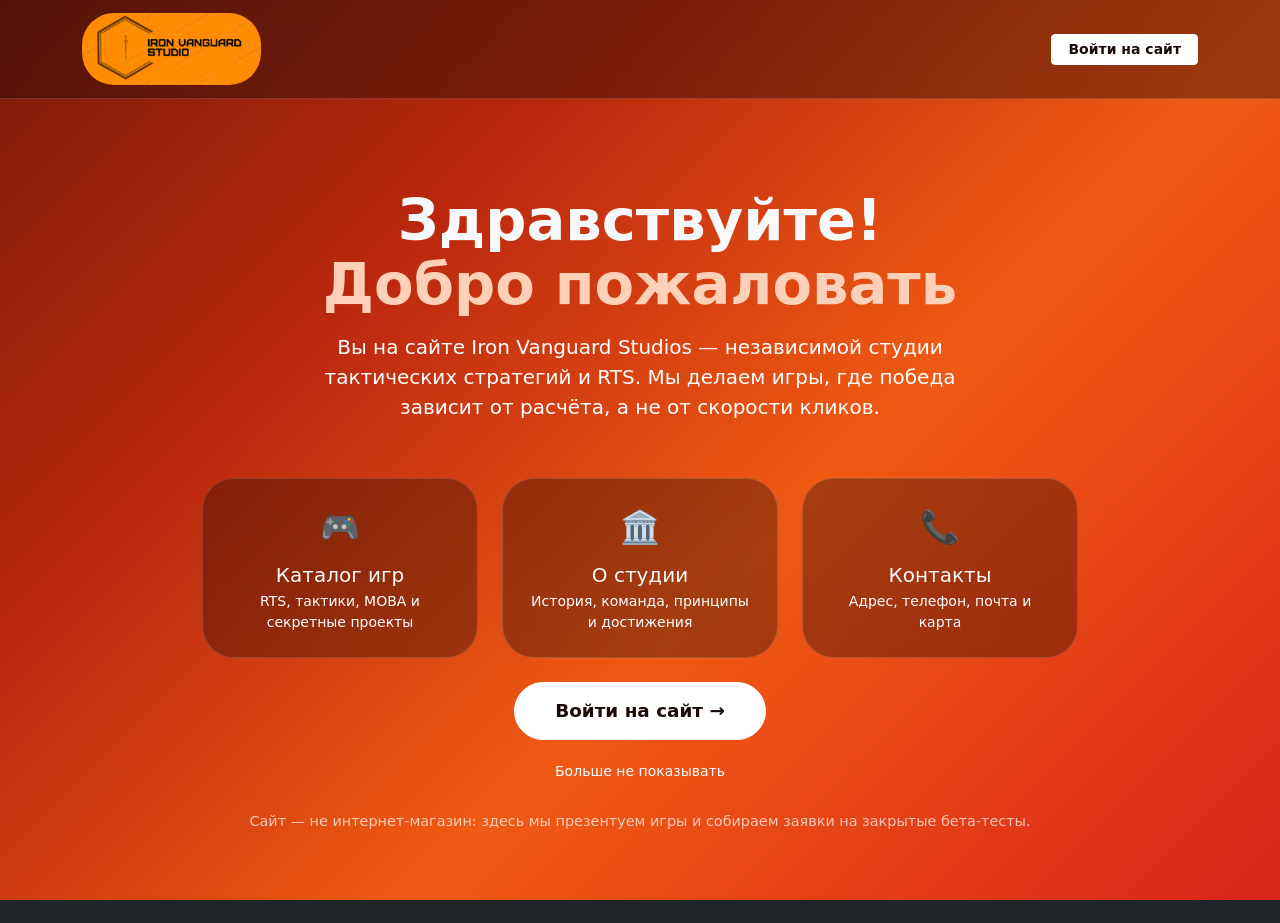
<file: index.html>
<!DOCTYPE html>
<html lang="ru">
<head>
  <script>
  (function () {
    try {
      if (!localStorage.getItem('iron_welcomed')) {
        location.replace('welcome.html');
      }
    } catch (e) {}
  })();
</script>
  <meta charset="UTF-8">
  <meta name="viewport" content="width=device-width, initial-scale=1.0">
  <meta name="description" content="Iron Vanguard Studios — независимая студия тактических стратегий.">
  <title>Главная — Iron Vanguard Studios</title>
  <link rel="icon" type="image/svg+xml" href="images/cursor-shield.svg">
<link rel="alternate icon" type="image/png" href="images/iron_logo.png">
<link rel="apple-touch-icon" href="images/iron_logo.png">
  <link href="https://cdn.jsdelivr.net/npm/bootstrap@5.3.8/dist/css/bootstrap.min.css" rel="stylesheet">
  <link rel="stylesheet" href="css/custom.css">
  <link rel="stylesheet" href="css/jelly-radio.css">
</head>
<body class="bg-dark text-light">
<script src="js/features.js"></script>
  <nav class="navbar navbar-expand-lg navbar-dark bg-black sticky-top border-bottom border-secondary">
    <div class="container">
      <a class="navbar-brand" href="index.html">
        <img src="images/iron_logo.png" alt="Iron Vanguard Studios" class="navbar-logo">
      </a>
      <button class="navbar-toggler" type="button" data-bs-toggle="collapse" data-bs-target="#mainNavbar" aria-controls="mainNavbar" aria-expanded="false" aria-label="Переключить навигацию">
        <span class="navbar-toggler-icon"></span>
      </button>
      <div class="collapse navbar-collapse" id="mainNavbar">
        <div class="jelly-radio mx-auto" id="mainJellyNav" role="radiogroup" aria-label="Основная навигация">
          <button type="button" role="radio" class="jelly-radio__chip" data-href="index.html" data-on="false" aria-checked="false" tabindex="-1">
            <span class="jelly-radio__skin"><span class="jelly-radio__label">Главная</span></span>
          </button>
          <button type="button" role="radio" class="jelly-radio__chip" data-href="catalog.html" data-on="false" aria-checked="false" tabindex="-1">
            <span class="jelly-radio__skin"><span class="jelly-radio__label">Каталог</span></span>
          </button>
          <button type="button" role="radio" class="jelly-radio__chip" data-href="about.html" data-on="false" aria-checked="false" tabindex="-1">
            <span class="jelly-radio__skin"><span class="jelly-radio__label">О студии</span></span>
          </button>
          <button type="button" role="radio" class="jelly-radio__chip" data-href="contacts.html" data-on="false" aria-checked="false" tabindex="-1">
            <span class="jelly-radio__skin"><span class="jelly-radio__label">Контакты</span></span>
          </button>
        </div>
      </div>
    </div>
  </nav>

 <header class="hero hero--full d-flex align-items-center text-white text-center">
  <div class="container py-5">
    <h1 class="display-3 fw-bold mb-4">Создаём будущее тактических стратегий</h1>
    <p class="lead mb-4">Iron Vanguard Studios — независимая студия, разрабатывающая RTS и пошаговые тактики с уникальным лором.</p>
    <a href="catalog.html" class="btn btn-primary btn-lg px-5">Смотреть игры</a>
    <a href="#advantages" class="btn btn-outline-light btn-lg px-5 ms-2">Узнать больше</a>
  </div>
</header>

  <main>
<section class="screen-section" id="advantages">
  <div class="container">
    <div class="row align-items-center g-5">
      <div class="col-12 col-lg-6">
        <h2 class="h1 fw-bold mb-4">Игры, где решает расчёт</h2>
        <p class="lead text-secondary mb-4">Мы делаем стратегии, в которых победа зависит от тактики, а не от скорости кликов.</p>
        <div class="row g-3">
          <div class="col-12">
            <div class="p-4 border border-secondary rounded bg-black">
              <h3 class="h5">Глубокий геймплей</h3>
              <p class="mb-0 text-secondary">Каждая игра — это система с множеством переменных и последствий.</p>
            </div>
          </div>
          <div class="col-12 col-md-6">
            <div class="p-4 border border-secondary rounded bg-black h-100">
              <h3 class="h5">Комьюнити</h3>
              <p class="mb-0 text-secondary">Игроки влияют на баланс через открытые беты.</p>
            </div>
          </div>
          <div class="col-12 col-md-6">
            <div class="p-4 border border-secondary rounded bg-black h-100">
              <h3 class="h5">С 2018 года</h3>
              <p class="mb-0 text-secondary">4 игры, 1.5 млн игроков, 12 наград.</p>
            </div>
          </div>
        </div>
      </div>
      <div class="col-12 col-lg-6">
        <!-- Multicolor SVG: тактическая карта -->
        <svg viewBox="0 0 800 600" preserveAspectRatio="xMidYMid slice" xmlns="http://www.w3.org/2000/svg" class="art-svg" role="img" aria-label="Тактическая карта">
          <defs>
            <linearGradient id="advBg" x1="0" y1="0" x2="1" y2="1">
              <stop offset="0" stop-color="#1a0a05"/>
              <stop offset="1" stop-color="#7a1a0a"/>
            </linearGradient>
          </defs>
          <rect width="800" height="600" fill="url(#advBg)"/>
          <circle cx="200" cy="150" r="220" fill="#f05a14" opacity="0.12"/>
          <circle cx="620" cy="460" r="180" fill="#bb280e" opacity="0.2"/>
          <g stroke="#f05a14" stroke-opacity="0.2" stroke-width="1">
            <line x1="0" y1="150" x2="800" y2="150"/>
            <line x1="0" y1="300" x2="800" y2="300"/>
            <line x1="0" y1="450" x2="800" y2="450"/>
            <line x1="200" y1="0" x2="200" y2="600"/>
            <line x1="400" y1="0" x2="400" y2="600"/>
            <line x1="600" y1="0" x2="600" y2="600"/>
          </g>
          <path d="M140 280 Q220 220 320 260 T480 280 T620 240 T740 300 L720 430 Q600 480 480 460 T300 490 T160 440 Z"
                fill="#bb280e" fill-opacity="0.35" stroke="#f05a14" stroke-width="2"/>
          <g fill="#ffd0b8">
            <circle cx="280" cy="340" r="10"/>
            <circle cx="460" cy="300" r="10"/>
            <circle cx="600" cy="380" r="10"/>
            <circle cx="360" cy="430" r="10"/>
          </g>
          <g stroke="#f05a14" stroke-width="1.5" stroke-dasharray="8 6" opacity="0.7">
            <line x1="280" y1="340" x2="460" y2="300"/>
            <line x1="460" y1="300" x2="600" y2="380"/>
            <line x1="280" y1="340" x2="360" y2="430"/>
            <line x1="360" y1="430" x2="600" y2="380"/>
          </g>
        </svg>
      </div>
    </div>
  </div>
</section>

<section class="screen-section" id="roadmap">
  <div class="container">
    <div class="d-flex justify-content-between align-items-center mb-4">
      <h2 class="h1 fw-bold mb-0">Что дальше</h2>
      <a class="btn btn-outline-primary" href="catalog.html">Все проекты</a>
    </div>
    <p class="lead text-secondary mb-4">Над чем сейчас работает студия</p>

    <div class="row g-4">
      <div class="col-12">
        <div class="card h-100 bg-black border-secondary shadow-sm">
          <div class="card-body d-flex flex-column">
            <div class="d-flex justify-content-between align-items-start mb-2">
              <h3 class="card-title h5 mb-0 text-white">Shadow Protocol</h3>
              <span class="badge bg-warning text-dark">ЗБТ</span>
            </div>
            <p class="card-text text-secondary mb-3">Пошаговая тактика про элитный отряд спецназа.</p>
            <div class="mt-auto">
              <div class="d-flex justify-content-between small text-secondary mb-1">
                <span>Готовность</span><span>60%</span>
              </div>
              <div class="progress" style="height: 8px;" role="progressbar" aria-valuenow="60" aria-valuemin="0" aria-valuemax="100">
                <div class="progress-bar bg-warning" style="width: 60%"></div>
              </div>
            </div>
          </div>
        </div>
      </div>

      <div class="col-12">
        <div class="card h-100 bg-black border-secondary shadow-sm">
          <div class="card-body d-flex flex-column">
            <div class="d-flex justify-content-between align-items-start mb-2">
              <h3 class="card-title h5 mb-0 text-white">Empire of Steel</h3>
              <span class="badge bg-info text-dark">2026</span>
            </div>
            <p class="card-text text-secondary mb-3">Глобальная стратегия с экономикой и дипломатией.</p>
            <div class="mt-auto">
              <div class="d-flex justify-content-between small text-secondary mb-1">
                <span>Готовность</span><span>35%</span>
              </div>
              <div class="progress" style="height: 8px;" role="progressbar" aria-valuenow="35" aria-valuemin="0" aria-valuemax="100">
                <div class="progress-bar bg-info" style="width: 35%"></div>
              </div>
            </div>
          </div>
        </div>
      </div>

      <div class="col-12">
        <div class="card h-100 bg-black border-secondary shadow-sm">
          <div class="card-body d-flex flex-column">
            <div class="d-flex justify-content-between align-items-start mb-2">
              <h3 class="card-title h5 mb-0 text-white">Project Apex</h3>
              <span class="badge bg-secondary text-dark">Анонс</span>
            </div>
            <p class="card-text text-secondary mb-3">Новый жанр в разработке. Подробности в 2027.</p>
            <div class="mt-auto">
              <div class="d-flex justify-content-between small text-secondary mb-1">
                <span>Готовность</span><span>15%</span>
              </div>
              <div class="progress" style="height: 8px;" role="progressbar" aria-valuenow="15" aria-valuemin="0" aria-valuemax="100">
                <div class="progress-bar bg-secondary" style="width: 15%"></div>
              </div>
            </div>
          </div>
        </div>
      </div>
    </div>
  </div>
</section>

    <section class="container my-5" id="popular">
      <div class="d-flex justify-content-between align-items-center mb-4">
        <h2 class="mb-0">Популярные игры</h2>
        <a class="btn btn-outline-primary" href="catalog.html">Все игры</a>
      </div>
      <div class="row g-4">

        <div class="col-12 col-md-6 col-lg-4">
          <div class="card h-100 bg-black border-secondary shadow-sm">
            <img src="images/iron_vanguard_logo.jpeg" class="card-img-top" alt="Iron Vanguard: Frontline">
            <div class="card-body d-flex flex-column">
              <div class="d-flex justify-content-between align-items-start mb-2">
                <h3 class="card-title h5 mb-0 text-white">Iron Vanguard: Frontline</h3>
                <span class="badge bg-success">Хит</span>
              </div>
              <p class="card-text text-secondary flex-grow-1">Массивная RTS с управлением армиями в реальном времени.</p>
              <div class="d-flex gap-2 mt-3">
                <a class="btn btn-primary btn-sm" href="product-iron-vanguard.html">Подробнее</a>
                <button class="btn btn-outline-primary btn-sm" type="button" data-bs-toggle="modal" data-bs-target="#gameModal"
                  data-title="Iron Vanguard: Frontline"
                  data-desc="Массивная RTS с управлением армиями в реальном времени."
                  data-url="product-iron-vanguard.html">Кратко</button>
              </div>
            </div>
          </div>
        </div>

        <div class="col-12 col-md-6 col-lg-4">
          <div class="card h-100 bg-black border-secondary shadow-sm">
            <img src="images/shadow_protocol_logo.jpeg" class="card-img-top" alt="Shadow Protocol">
            <div class="card-body d-flex flex-column">
              <div class="d-flex justify-content-between align-items-start mb-2">
                <h3 class="card-title h5 mb-0 text-white">Shadow Protocol</h3>
                <span class="badge bg-warning text-dark">В разработке</span>
              </div>
              <p class="card-text text-secondary flex-grow-1">Пошаговая тактика про элитный отряд спецназа.</p>
              <div class="d-flex gap-2 mt-3">
                <a class="btn btn-primary btn-sm" href="product.html">Подробнее</a>
                <button class="btn btn-outline-primary btn-sm" type="button" data-bs-toggle="modal" data-bs-target="#gameModal"
                  data-title="Shadow Protocol"
                  data-desc="Пошаговая тактика про элитный отряд спецназа."
                  data-url="product.html">Кратко</button>
              </div>
            </div>
          </div>
        </div>

        <div class="col-12 col-md-6 col-lg-4">
          <div class="card h-100 bg-black border-secondary shadow-sm">
            <img src="images/empire_of_steel_logo.jpeg" class="card-img-top" alt="Empire of Steel">
            <div class="card-body d-flex flex-column">
              <div class="d-flex justify-content-between align-items-start mb-2">
                <h3 class="card-title h5 mb-0 text-white">Empire of Steel</h3>
                <span class="badge bg-info text-dark">Скоро ЗБТ</span>
              </div>
              <p class="card-text text-secondary flex-grow-1">Глобальная стратегия с экономикой и дипломатией.</p>
              <div class="d-flex gap-2 mt-3">
                <a class="btn btn-primary btn-sm" href="product-empire-of-steel.html">Подробнее</a>
                <button class="btn btn-outline-primary btn-sm" type="button" data-bs-toggle="modal" data-bs-target="#gameModal"
                  data-title="Empire of Steel"
                  data-desc="Глобальная стратегия с экономикой и дипломатией."
                  data-url="product-empire-of-steel.html">Кратко</button>
              </div>
            </div>
          </div>
        </div>

      </div>
    </section>
  </main>

  <div class="modal fade" id="gameModal" tabindex="-1" aria-labelledby="modalTitle" aria-hidden="true">
    <div class="modal-dialog modal-dialog-centered">
      <div class="modal-content bg-dark text-light border-secondary">
        <div class="modal-header border-secondary">
          <h5 class="modal-title" id="modalTitle">Название игры</h5>
          <button type="button" class="btn-close btn-close-white" data-bs-dismiss="modal" aria-label="Закрыть"></button>
        </div>
        <div class="modal-body"><p id="modalDesc">Описание игры...</p></div>
        <div class="modal-footer border-secondary">
          <button type="button" class="btn btn-secondary" data-bs-dismiss="modal">Закрыть</button>
          <a href="catalog.html" class="btn btn-primary">Перейти на страницу</a>
        </div>
      </div>
    </div>
  </div>

  <footer class="bg-black py-4 border-top border-secondary">
    <div class="container">
      <div class="row align-items-start g-4">
        <div class="col-12 col-md-4 text-center text-md-start">
          <a class="navbar-brand d-inline-block" href="index.html">
            <p class="mb-2 text"> Создаем будущее тактических стратегий</p>
            <img src="images/iron_logo.png" alt="Iron Vanguard Studios" class="mb-2 navbar-logo">
            <p class="mb-0 text-secondary small">&copy; 2026 Iron Vanguard Studios.<br>Все права защищены.</p>
          </a>
        </div>
        <div class="col-12 col-md-4">
          <p class="mb-2 text">Навигация по сайту:</p>
          <ul class="list-unstyled mb-0 small">
            <li><a href="index.html" class="text-secondary text-decoration-none">Главная</a></li>
            <li><a href="catalog.html" class="text-secondary text-decoration-none">Каталог</a></li>
            <li><a href="about.html" class="text-secondary text-decoration-none">О студии</a></li>
          </ul>
        </div>
        <div class="col-12 col-md-4">
          <p class="mb-2 text">Контактные данные:</p>
          <p class="mb-1 text-secondary small">🏠 г. Москва, ул. Игровая, д. 15</p>
          <p class="mb-1 text-secondary small">📞 +7 (999) 123-45-67</p>
          <p class="mb-1 text-secondary small">📇 contact@ironvanguard.com</p>
          <p class="mb-0 text-secondary small">🈺 Рабочие часы с 🕙10:00 до 🕛00:00 по рабочим дням</p>
        </div>
      </div>
    </div>
  </footer>

  <div class="scroll-shield d-none" id="navbarShield" aria-hidden="true">
    <svg viewBox="0 0 32 40" xmlns="http://www.w3.org/2000/svg" fill="currentColor" fill-rule="evenodd">
      <path d="M16 2 L28 6 L28 20 Q28 33 16 38 Q4 33 4 20 L4 6 Z M15 10 L17 10 L17 18 L24 18 L24 20 L17 20 L17 30 L15 30 L15 20 L8 20 L8 18 L15 18 Z"/>
    </svg>
  </div>

  <button id="scrollTopBtn" class="btn rounded-circle position-fixed bottom-0 end-0 m-4 d-none scroll-top-btn" style="width: 52px; height: 52px;" aria-label="Наверх">
    <svg viewBox="0 0 24 24" xmlns="http://www.w3.org/2000/svg" fill="none" stroke="currentColor" stroke-width="2.4" stroke-linecap="round" stroke-linejoin="round">
      <path d="M12 20V4M6 10l6-6 6 6"/>
    </svg>
  </button>

  <script src="https://cdn.jsdelivr.net/npm/bootstrap@5.3.8/dist/js/bootstrap.bundle.min.js"></script>
  <script src="js/jelly-radio.js"></script>
  <script src="js/main.js"></script>
</body>
</html>
</file>
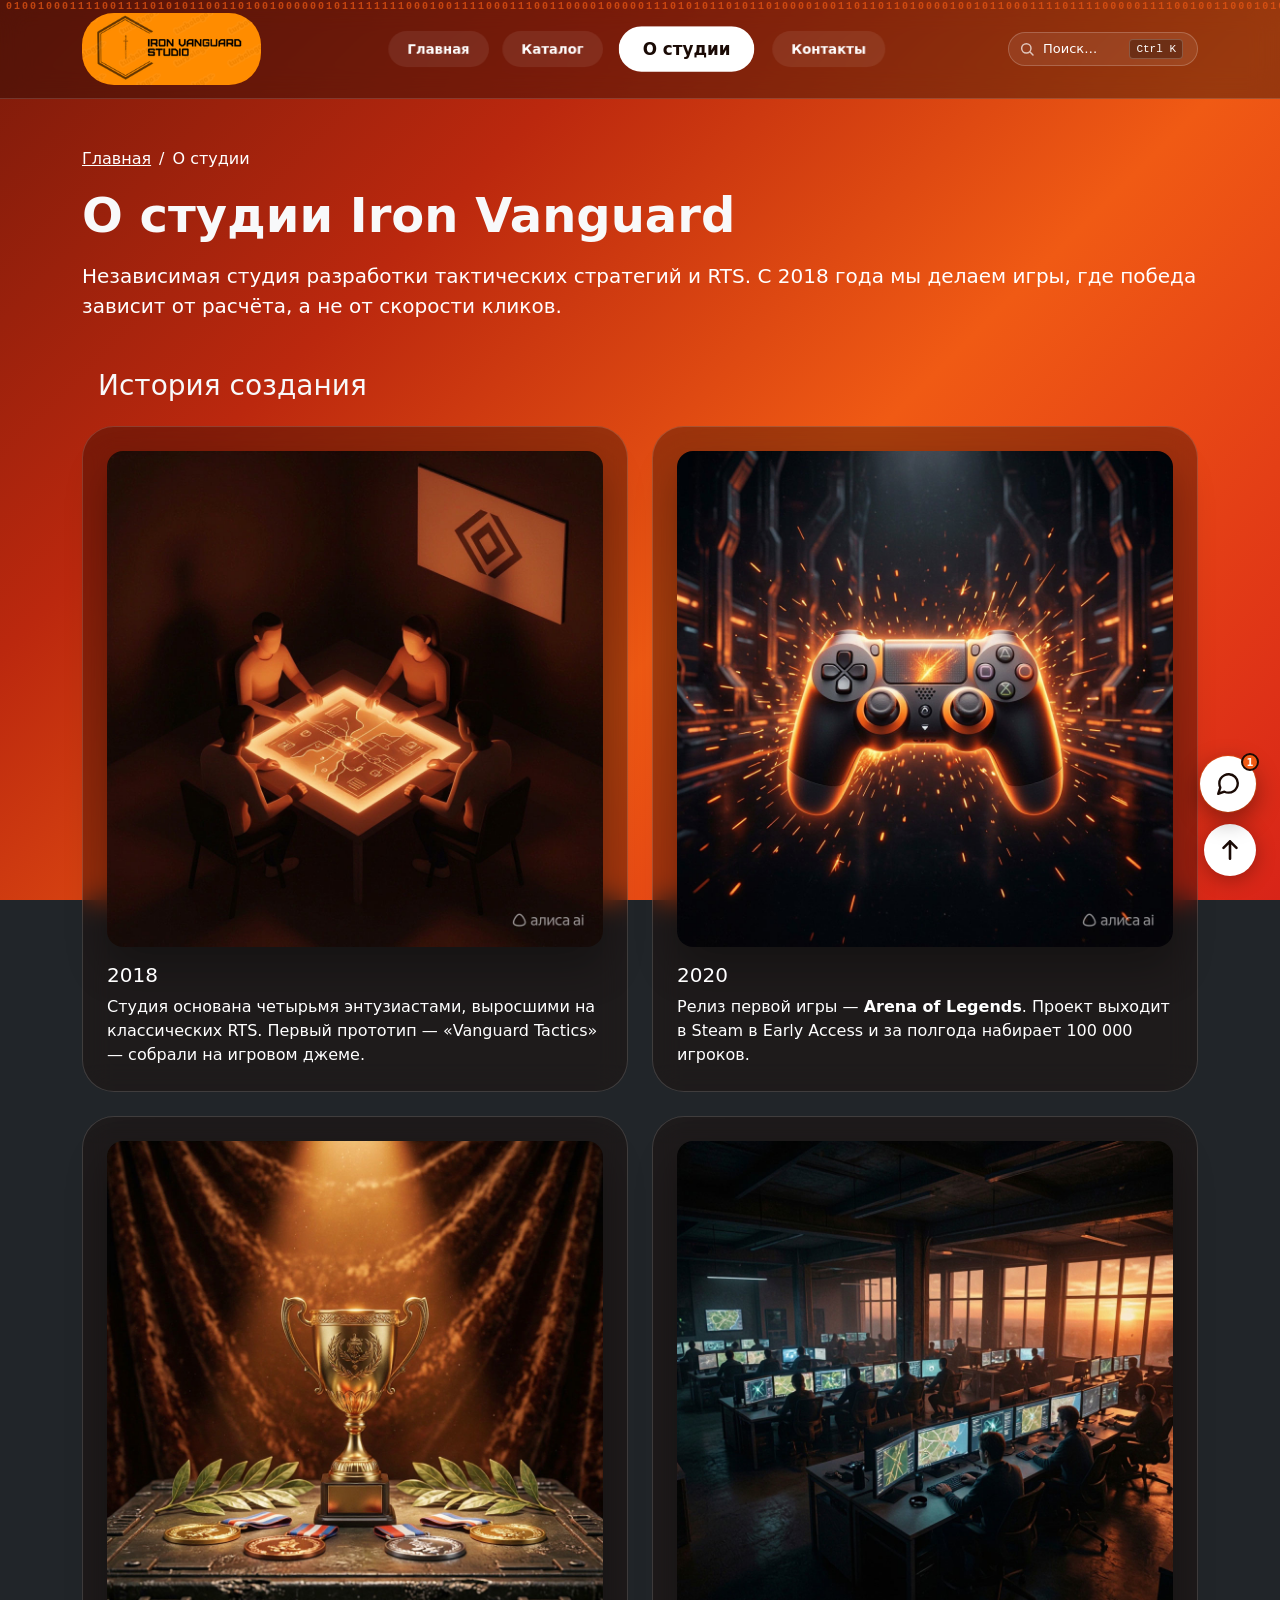
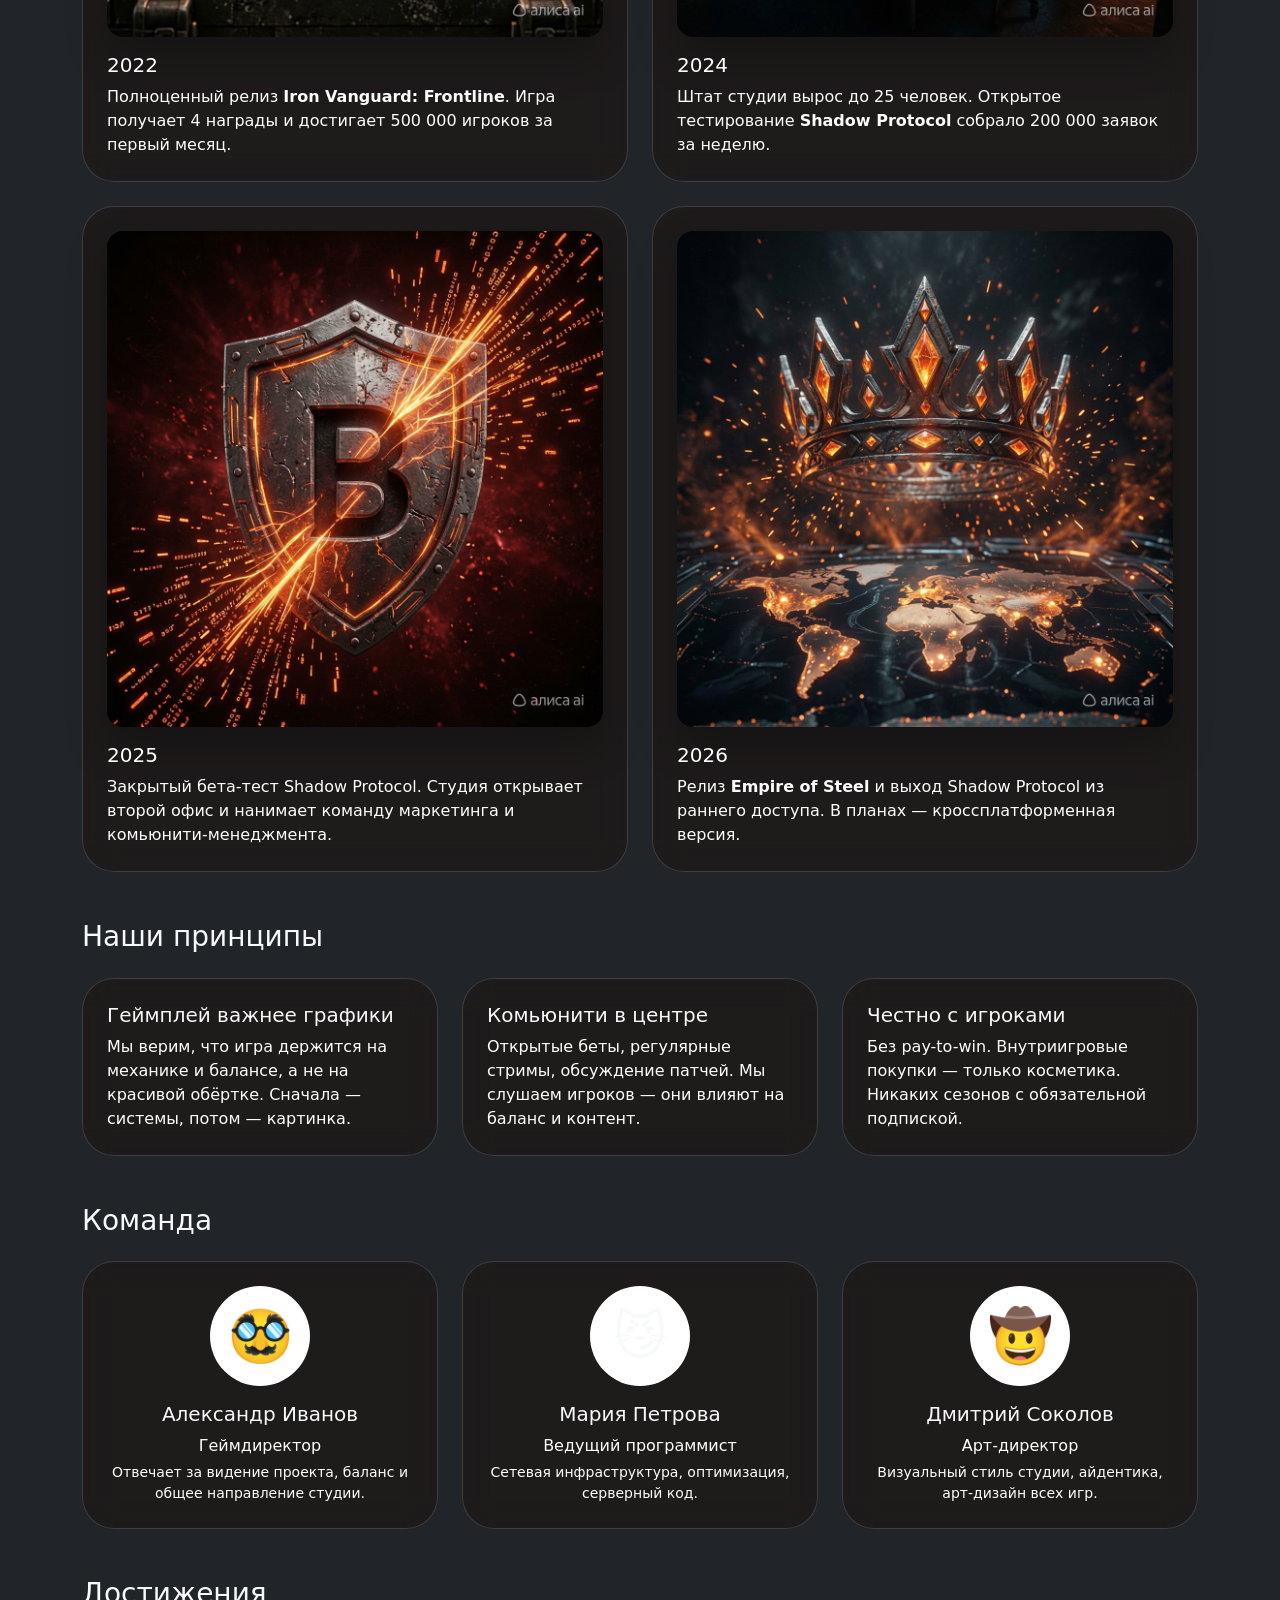
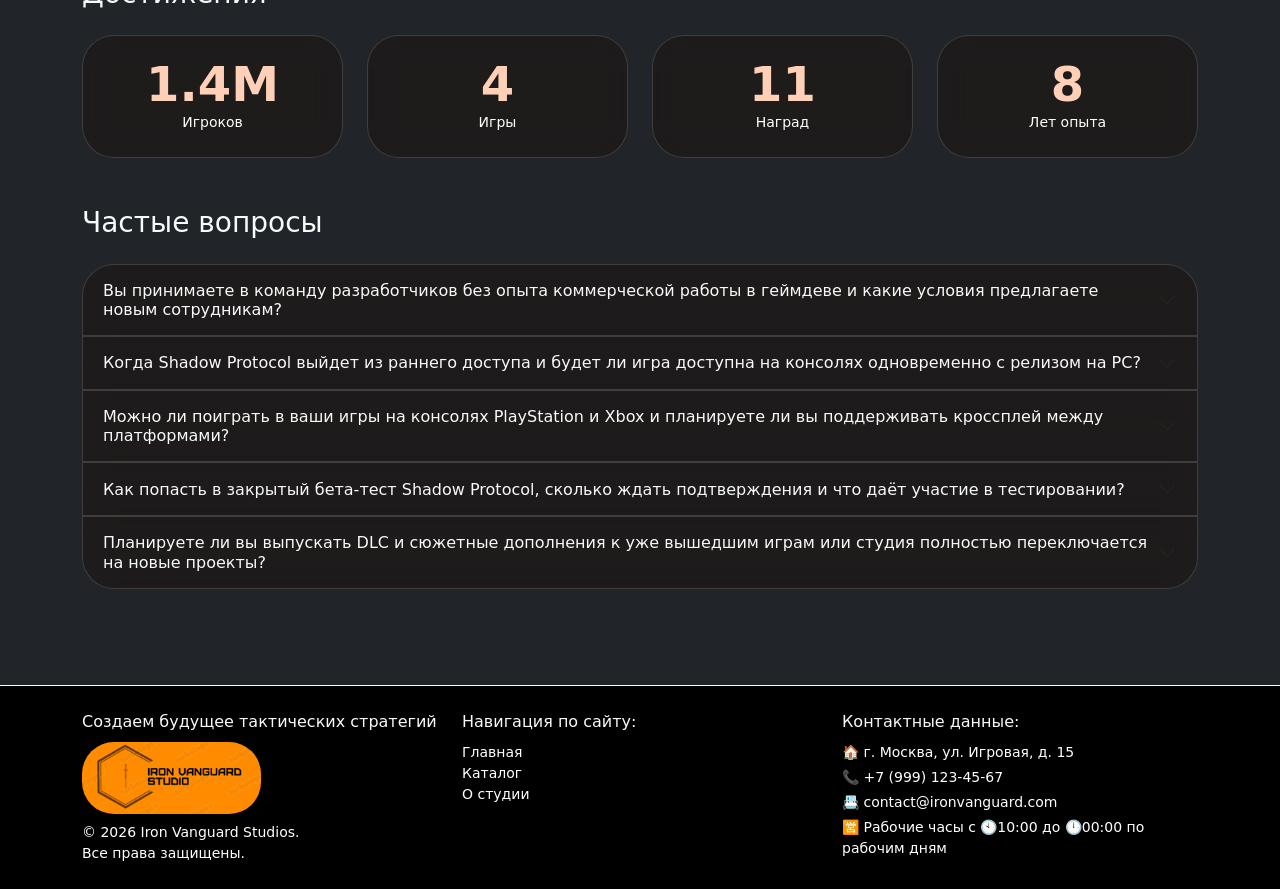
<file: about.html>
<!DOCTYPE html>
<html lang="ru">
<head>
  <meta charset="UTF-8">
  <meta name="viewport" content="width=device-width, initial-scale=1.0">
  <meta name="description" content="О студии Iron Vanguard Studios — история, команда, ценности, достижения и FAQ.">
  <link rel="icon" type="image/svg+xml" href="images/cursor-shield.svg">
<link rel="alternate icon" type="image/png" href="images/iron_logo.png">
<link rel="apple-touch-icon" href="images/iron_logo.png">
  <title>О студии — Iron Vanguard Studios</title>
  <link href="https://cdn.jsdelivr.net/npm/bootstrap@5.3.8/dist/css/bootstrap.min.css" rel="stylesheet">
  <link rel="stylesheet" href="css/custom.css">
  <link rel="stylesheet" href="css/jelly-radio.css">
</head>
<body class="bg-dark text-light">
<script src="js/features.js"></script>
  <nav class="navbar navbar-expand-lg navbar-dark bg-black sticky-top border-bottom border-secondary">
    <div class="container">
      <a class="navbar-brand" href="index.html">
        <img src="images/iron_logo.png" alt="Iron Vanguard Studios" class="navbar-logo">
      </a>
      <button class="navbar-toggler" type="button" data-bs-toggle="collapse" data-bs-target="#mainNavbar" aria-controls="mainNavbar" aria-expanded="false" aria-label="Переключить навигацию">
        <span class="navbar-toggler-icon"></span>
      </button>
      <div class="collapse navbar-collapse" id="mainNavbar">
        <div class="jelly-radio mx-auto" id="mainJellyNav" role="radiogroup" aria-label="Основная навигация">
          <button type="button" role="radio" class="jelly-radio__chip" data-href="index.html" data-on="false" aria-checked="false" tabindex="-1">
            <span class="jelly-radio__skin"><span class="jelly-radio__label">Главная</span></span>
          </button>
          <button type="button" role="radio" class="jelly-radio__chip" data-href="catalog.html" data-on="false" aria-checked="false" tabindex="-1">
            <span class="jelly-radio__skin"><span class="jelly-radio__label">Каталог</span></span>
          </button>
          <button type="button" role="radio" class="jelly-radio__chip" data-href="about.html" data-on="false" aria-checked="false" tabindex="-1">
            <span class="jelly-radio__skin"><span class="jelly-radio__label">О студии</span></span>
          </button>
          <button type="button" role="radio" class="jelly-radio__chip" data-href="contacts.html" data-on="false" aria-checked="false" tabindex="-1">
            <span class="jelly-radio__skin"><span class="jelly-radio__label">Контакты</span></span>
          </button>
        </div>
      </div>
    </div>
  </nav>

  <main class="container py-5">
    <nav aria-label="breadcrumb">
      <ol class="breadcrumb">
        <li class="breadcrumb-item"><a href="index.html" class="text-primary">Главная</a></li>
        <li class="breadcrumb-item active text-secondary" aria-current="page">О студии</li>
      </ol>
    </nav>

    <section class="mb-5">
      <h1 class="display-5 fw-bold mb-3">О студии Iron Vanguard</h1>
      <p class="lead text-secondary mb-0">Независимая студия разработки тактических стратегий и RTS. С 2018 года мы делаем игры, где победа зависит от расчёта, а не от скорости кликов.</p>
    </section>

<section class="mb-5">
  <h2 class="h3 mb-4 px-3">История создания</h2>
  <div class="row g-4 justify-content-center">

    <div class="col-12 col-md-6">
      <div class="p-4 border border-secondary rounded bg-black h-100">
        <img src="images/2018.jpeg" alt="Основание студии Iron Vanguard" class="art-svg mb-3" width="800" height="533" loading="lazy">
        <h3 class="h5 text-primary mb-2">2018</h3>
        <p class="text-secondary mb-0">Студия основана четырьмя энтузиастами, выросшими на классических RTS. Первый прототип — «Vanguard Tactics» — собрали на игровом джеме.</p>
      </div>
    </div>

    <div class="col-12 col-md-6">
      <div class="p-4 border border-secondary rounded bg-black h-100">
        <img src="images/2020.jpeg" alt="Релиз первой игры" class="art-svg mb-3" width="800" height="533" loading="lazy">
        <h3 class="h5 text-primary mb-2">2020</h3>
        <p class="text-secondary mb-0">Релиз первой игры — <strong>Arena of Legends</strong>. Проект выходит в Steam в Early Access и за полгода набирает 100 000 игроков.</p>
      </div>
    </div>

    <div class="col-12 col-md-6">
      <div class="p-4 border border-secondary rounded bg-black h-100">
        <img src="images/2022.jpeg" alt="полноценный релиз Iron Vanguard" class="art-svg mb-3" width="800" height="533" loading="lazy">
        <h3 class="h5 text-primary mb-2">2022</h3>
        <p class="text-secondary mb-0">Полноценный релиз <strong>Iron Vanguard: Frontline</strong>. Игра получает 4 награды и достигает 500 000 игроков за первый месяц.</p>
      </div>
    </div>

    <div class="col-12 col-md-6">
      <div class="p-4 border border-secondary rounded bg-black h-100">
        <img src="images/2024.jpeg" alt="Основание студии Iron Vanguard" class="art-svg mb-3" width="800" height="533" loading="lazy">
        <h3 class="h5 text-primary mb-2">2024</h3>
        <p class="text-secondary mb-0">Штат студии вырос до 25 человек. Открытое тестирование <strong>Shadow Protocol</strong> собрало 200 000 заявок за неделю.</p>
      </div>
    </div>

    <div class="col-12 col-md-6">
      <div class="p-4 border border-secondary rounded bg-black h-100">
        <img src="images/2025.jpeg" alt="Закрытый бета-тест Shadow Protocol" class="art-svg mb-3" width="800" height="533" loading="lazy">
        <h3 class="h5 text-primary mb-2">2025</h3>
        <p class="text-secondary mb-0">Закрытый бета-тест Shadow Protocol. Студия открывает второй офис и нанимает команду маркетинга и комьюнити-менеджмента.</p>
      </div>
    </div>

    <div class="col-12 col-md-6">
      <div class="p-4 border border-secondary rounded bg-black h-100">
        <img src="images/2026.jpeg" alt="Релиз Empire of Steel" class="art-svg mb-3" width="800" height="533" loading="lazy">
        <h3 class="h5 text-primary mb-2">2026</h3>
        <p class="text-secondary mb-0">Релиз <strong>Empire of Steel</strong> и выход Shadow Protocol из раннего доступа. В планах — кроссплатформенная версия.</p>
      </div>
    </div>

  </div>
</section>


    <section class="mb-5">
      <h2 class="h3 mb-4">Наши принципы</h2>
      <div class="row g-4">
        <div class="col-12 col-md-4">
          <div class="p-4 border border-secondary rounded bg-black h-100">
            <h3 class="h5">Геймплей важнее графики</h3>
            <p class="text-secondary mb-0">Мы верим, что игра держится на механике и балансе, а не на красивой обёртке. Сначала — системы, потом — картинка.</p>
          </div>
        </div>
        <div class="col-12 col-md-4">
          <div class="p-4 border border-secondary rounded bg-black h-100">
            <h3 class="h5">Комьюнити в центре</h3>
            <p class="text-secondary mb-0">Открытые беты, регулярные стримы, обсуждение патчей. Мы слушаем игроков — они влияют на баланс и контент.</p>
          </div>
        </div>
        <div class="col-12 col-md-4">
          <div class="p-4 border border-secondary rounded bg-black h-100">
            <h3 class="h5">Честно с игроками</h3>
            <p class="text-secondary mb-0">Без pay-to-win. Внутриигровые покупки — только косметика. Никаких сезонов с обязательной подпиской.</p>
          </div>
        </div>
      </div>
    </section>

    <section class="mb-5">
      <h2 class="h3 mb-4">Команда</h2>
      <div class="row g-4">
        <div class="col-12 col-md-4">
          <div class="p-4 border border-secondary rounded bg-black text-center h-100">
            <div class="rounded-circle bg-secondary mx-auto mb-3 d-flex align-items-center justify-content-center" style="width:100px;height:100px;font-size:52px;">🥸</div>
            <h3 class="h5">Александр Иванов</h3>
            <p class="text-primary mb-1">Геймдиректор</p>
            <p class="text-secondary small mb-0">Отвечает за видение проекта, баланс и общее направление студии.</p>
          </div>
        </div>
        <div class="col-12 col-md-4">
          <div class="p-4 border border-secondary rounded bg-black text-center h-100">
            <div class="rounded-circle bg-secondary mx-auto mb-3 d-flex align-items-center justify-content-center" style="width:100px;height:100px;font-size:52px;">😼</div>
            <h3 class="h5">Мария Петрова</h3>
            <p class="text-primary mb-1">Ведущий программист</p>
            <p class="text-secondary small mb-0">Сетевая инфраструктура, оптимизация, серверный код.</p>
          </div>
        </div>
        <div class="col-12 col-md-4">
          <div class="p-4 border border-secondary rounded bg-black text-center h-100">
            <div class="rounded-circle bg-secondary mx-auto mb-3 d-flex align-items-center justify-content-center" style="width:100px;height:100px;font-size:52px;">🤠</div>
            <h3 class="h5">Дмитрий Соколов</h3>
            <p class="text-primary mb-1">Арт-директор</p>
            <p class="text-secondary small mb-0">Визуальный стиль студии, айдентика, арт-дизайн всех игр.</p>
          </div>
        </div>
      </div>
    </section>

<section class="mb-5" id="achievements">
  <h2 class="h3 mb-4">Достижения</h2>
  <div class="row g-4 text-center">
    <div class="col-6 col-md-3">
      <div class="p-4 border border-secondary rounded bg-black h-100">
        <p class="display-5 fw-bold achievement-number mb-1" data-count="1.5" data-suffix="M">0</p>
        <p class="text-secondary mb-0 small">Игроков</p>
      </div>
    </div>
    <div class="col-6 col-md-3">
      <div class="p-4 border border-secondary rounded bg-black h-100">
        <p class="display-5 fw-bold achievement-number mb-1" data-count="4">0</p>
        <p class="text-secondary mb-0 small">Игры</p>
      </div>
    </div>
    <div class="col-6 col-md-3">
      <div class="p-4 border border-secondary rounded bg-black h-100">
        <p class="display-5 fw-bold achievement-number mb-1" data-count="12">0</p>
        <p class="text-secondary mb-0 small">Наград</p>
      </div>
    </div>
    <div class="col-6 col-md-3">
      <div class="p-4 border border-secondary rounded bg-black h-100">
        <p class="display-5 fw-bold achievement-number mb-1" data-count="8">0</p>
        <p class="text-secondary mb-0 small">Лет опыта</p>
      </div>
    </div>
  </div>
</section>

    <section class="mb-5">
      <h2 class="h3 mb-4">Частые вопросы</h2>
      <div class="accordion" id="faqAccordion">
  <div class="accordion-item bg-black border-secondary">
    <h2 class="accordion-header">
      <button class="accordion-button collapsed bg-dark text-light" type="button" data-bs-toggle="collapse" data-bs-target="#faq1">
        Вы принимаете в команду разработчиков без опыта коммерческой работы в геймдеве и какие условия предлагаете новым сотрудникам?
      </button>
    </h2>
    <div id="faq1" class="accordion-collapse collapse" data-bs-parent="#faqAccordion">
      <div class="accordion-body text-secondary">
        Да, мы регулярно берём джунов и стажёров. Обычно старт идёт через испытательный проект на 2–3 месяца с ментором — оплачиваемый, с возможностью остаться в команде. Требования к кандидату — не опыт работы, а портфолио: pet-проекты, участие в геймджемах или моды. Актуальные вакансии публикуем в разделе «Контакты» и в Telegram-канале студии.
      </div>
    </div>
  </div>

  <div class="accordion-item bg-black border-secondary">
    <h2 class="accordion-header">
      <button class="accordion-button collapsed bg-dark text-light" type="button" data-bs-toggle="collapse" data-bs-target="#faq2">
        Когда Shadow Protocol выйдет из раннего доступа и будет ли игра доступна на консолях одновременно с релизом на PC?
      </button>
    </h2>
    <div id="faq2" class="accordion-collapse collapse" data-bs-parent="#faqAccordion">
      <div class="accordion-body text-secondary">
        Планируемый релиз — конец 2025 года. На старте игра будет доступна только на PC (Steam и Epic Games Store). Портирование на PlayStation 5 и Xbox Series X|S стоит в планах на 2026 год — точные даты появятся после завершения ЗБТ. Подписчики закрытого теста получат скидку 25% на релиз независимо от платформы.
      </div>
    </div>
  </div>

  <div class="accordion-item bg-black border-secondary">
    <h2 class="accordion-header">
      <button class="accordion-button collapsed bg-dark text-light" type="button" data-bs-toggle="collapse" data-bs-target="#faq3">
        Можно ли поиграть в ваши игры на консолях PlayStation и Xbox и планируете ли вы поддерживать кроссплей между платформами?
      </button>
    </h2>
    <div id="faq3" class="accordion-collapse collapse" data-bs-parent="#faqAccordion">
      <div class="accordion-body text-secondary">
        На данный момент все проекты студии ориентированы на PC. Мы ведём переговоры с Sony и Microsoft о портировании Iron Vanguard: Frontline и Shadow Protocol. Кроссплей между PC и консолями входит в план — он будет реализован через собственный серверный слой, а не через проприетарные SDK платформ, чтобы избежать привязки к одной экосистеме.
      </div>
    </div>
  </div>

  <div class="accordion-item bg-black border-secondary">
    <h2 class="accordion-header">
      <button class="accordion-button collapsed bg-dark text-light" type="button" data-bs-toggle="collapse" data-bs-target="#faq4">
        Как попасть в закрытый бета-тест Shadow Protocol, сколько ждать подтверждения и что даёт участие в тестировании?
      </button>
    </h2>
    <div id="faq4" class="accordion-collapse collapse" data-bs-parent="#faqAccordion">
      <div class="accordion-body text-secondary">
        Заявки собираем через форму на странице игры — отбираем участников в порядке очереди с приоритетом для активных игроков Iron Vanguard: Frontline. Подтверждение приходит на email в течение 1–3 недель после старта очередной волны ЗБТ. Участники получают ранний доступ, скидку 25% на релизную версию и доступ к закрытому каналу в Discord, где команда обсуждает баланс и фичи.
      </div>
    </div>
  </div>

  <div class="accordion-item bg-black border-secondary">
    <h2 class="accordion-header">
      <button class="accordion-button collapsed bg-dark text-light" type="button" data-bs-toggle="collapse" data-bs-target="#faq5">
        Планируете ли вы выпускать DLC и сюжетные дополнения к уже вышедшим играм или студия полностью переключается на новые проекты?
      </button>
    </h2>
    <div id="faq5" class="accordion-collapse collapse" data-bs-parent="#faqAccordion">
      <div class="accordion-body text-secondary">
        Да, мы поддерживаем выпущенные игры. Для Iron Vanguard: Frontline в 2026 году выйдет первое крупное DLC с новой фракцией и кампанией на 6 миссий. Для Arena of Legends продолжаем выпускать новых героев раз в сезон. При этом параллельно идёт разработка Empire of Steel и Project Apex — команда разделена на три направления, чтобы релизы не задерживались.
      </div>
    </div>
  </div>
</div>
    </section>
  </main>

  <footer class="bg-black py-4 border-top border-secondary">
    <div class="container">
      <div class="row align-items-start g-4">
        <div class="col-12 col-md-4 text-center text-md-start">
          <a class="navbar-brand d-inline-block" href="index.html">
            <p class="mb-2 text"> Создаем будущее тактических стратегий</p>
            <img src="images/iron_logo.png" alt="Iron Vanguard Studios" class="mb-2 navbar-logo">
            <p class="mb-0 text-secondary small">&copy; 2026 Iron Vanguard Studios.<br>Все права защищены.</p>
          </a>
        </div>
        <div class="col-12 col-md-4">
          <p class="mb-2 text">Навигация по сайту:</p>
          <ul class="list-unstyled mb-0 small">
            <li><a href="index.html" class="text-secondary text-decoration-none">Главная</a></li>
            <li><a href="catalog.html" class="text-secondary text-decoration-none">Каталог</a></li>
            <li><a href="about.html" class="text-secondary text-decoration-none">О студии</a></li>
          </ul>
        </div>
        <div class="col-12 col-md-4">
          <p class="mb-2 text">Контактные данные:</p>
          <p class="mb-1 text-secondary small">🏠 г. Москва, ул. Игровая, д. 15</p>
          <p class="mb-1 text-secondary small">📞 +7 (999) 123-45-67</p>
          <p class="mb-1 text-secondary small">📇 contact@ironvanguard.com</p>
          <p class="mb-0 text-secondary small">🈺 Рабочие часы с 🕙10:00 до 🕛00:00 по рабочим дням</p>
        </div>
      </div>
    </div>
  </footer>

  <div class="scroll-shield d-none" id="navbarShield" aria-hidden="true">
    <svg viewBox="0 0 32 40" xmlns="http://www.w3.org/2000/svg" fill="currentColor" fill-rule="evenodd">
      <path d="M16 2 L28 6 L28 20 Q28 33 16 38 Q4 33 4 20 L4 6 Z M15 10 L17 10 L17 18 L24 18 L24 20 L17 20 L17 30 L15 30 L15 20 L8 20 L8 18 L15 18 Z"/>
    </svg>
  </div>

  <button id="scrollTopBtn" class="btn rounded-circle position-fixed bottom-0 end-0 m-4 d-none scroll-top-btn" style="width: 52px; height: 52px;" aria-label="Наверх">
    <svg viewBox="0 0 24 24" xmlns="http://www.w3.org/2000/svg" fill="none" stroke="currentColor" stroke-width="2.4" stroke-linecap="round" stroke-linejoin="round">
      <path d="M12 20V4M6 10l6-6 6 6"/>
    </svg>
  </button>

  <script src="https://cdn.jsdelivr.net/npm/bootstrap@5.3.8/dist/js/bootstrap.bundle.min.js"></script>
  <script src="js/jelly-radio.js"></script>
  <script src="js/main.js"></script>
</body>
</html>
</file>
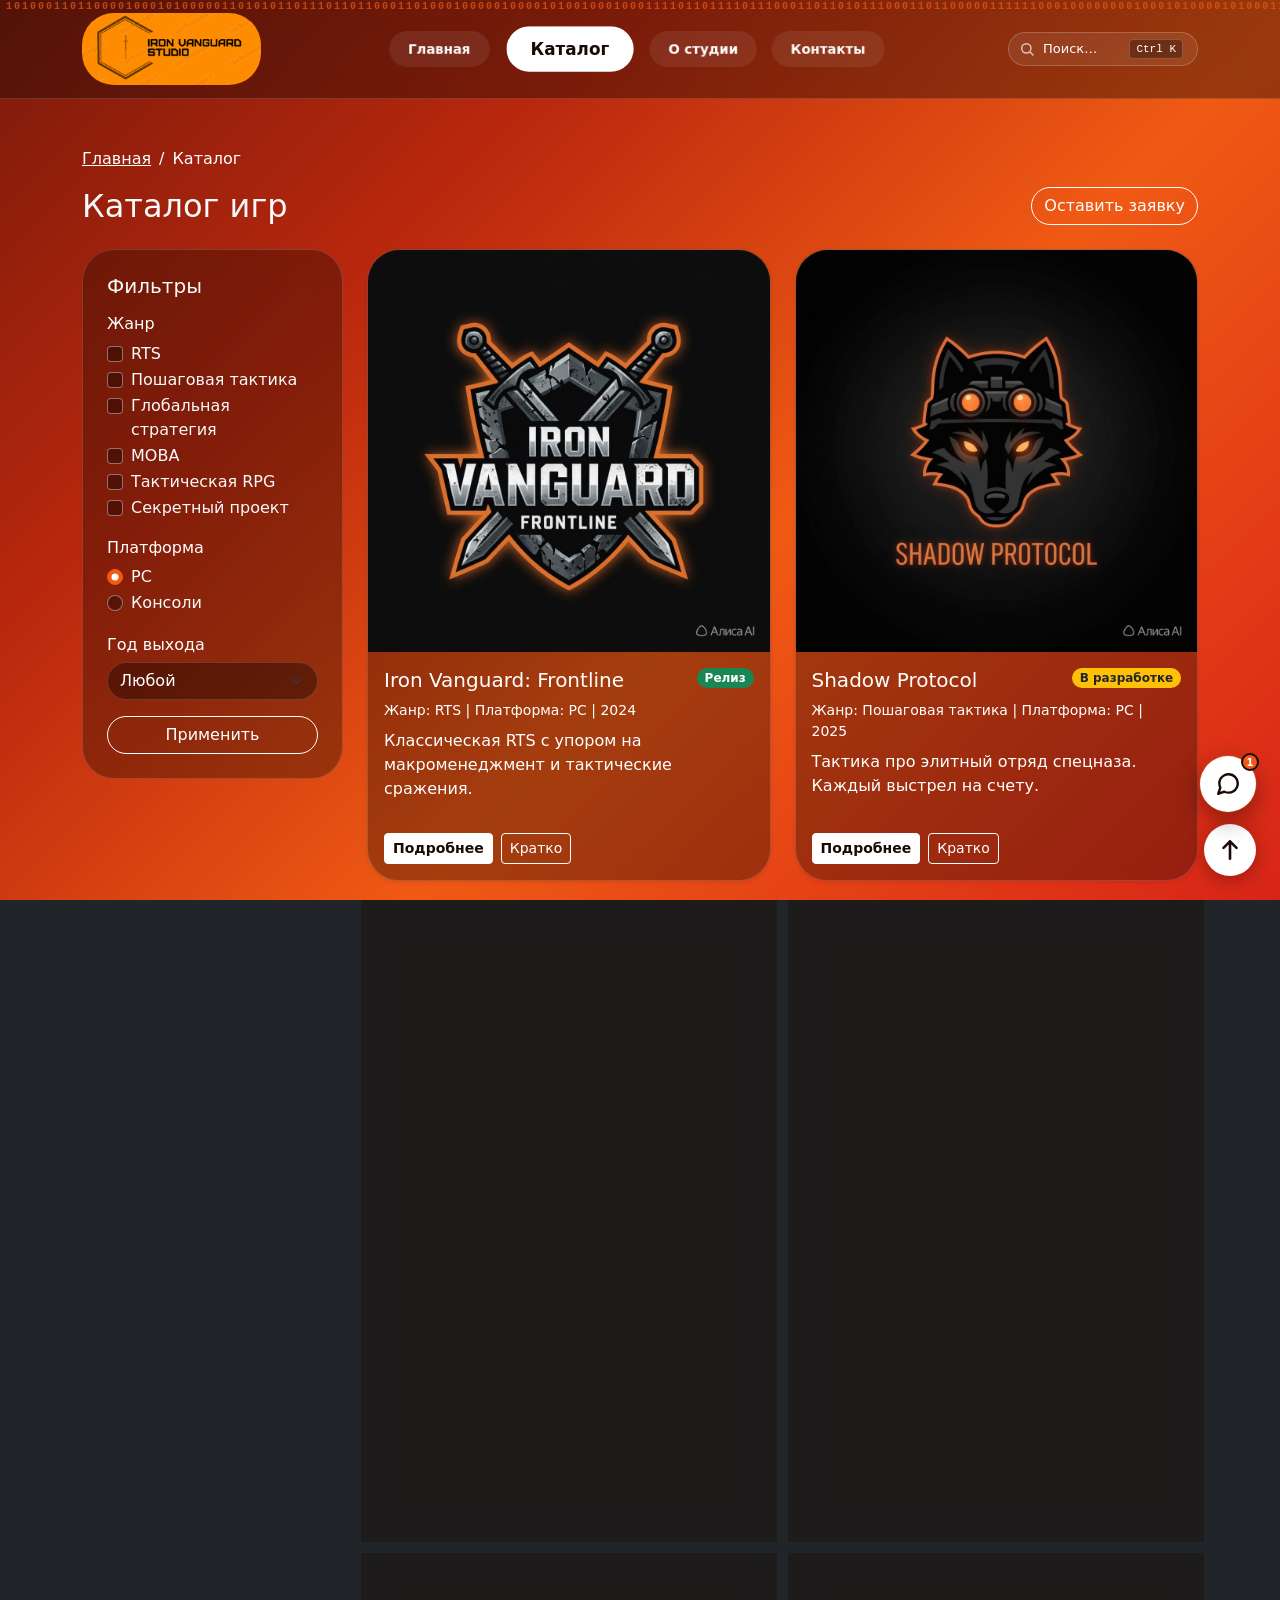
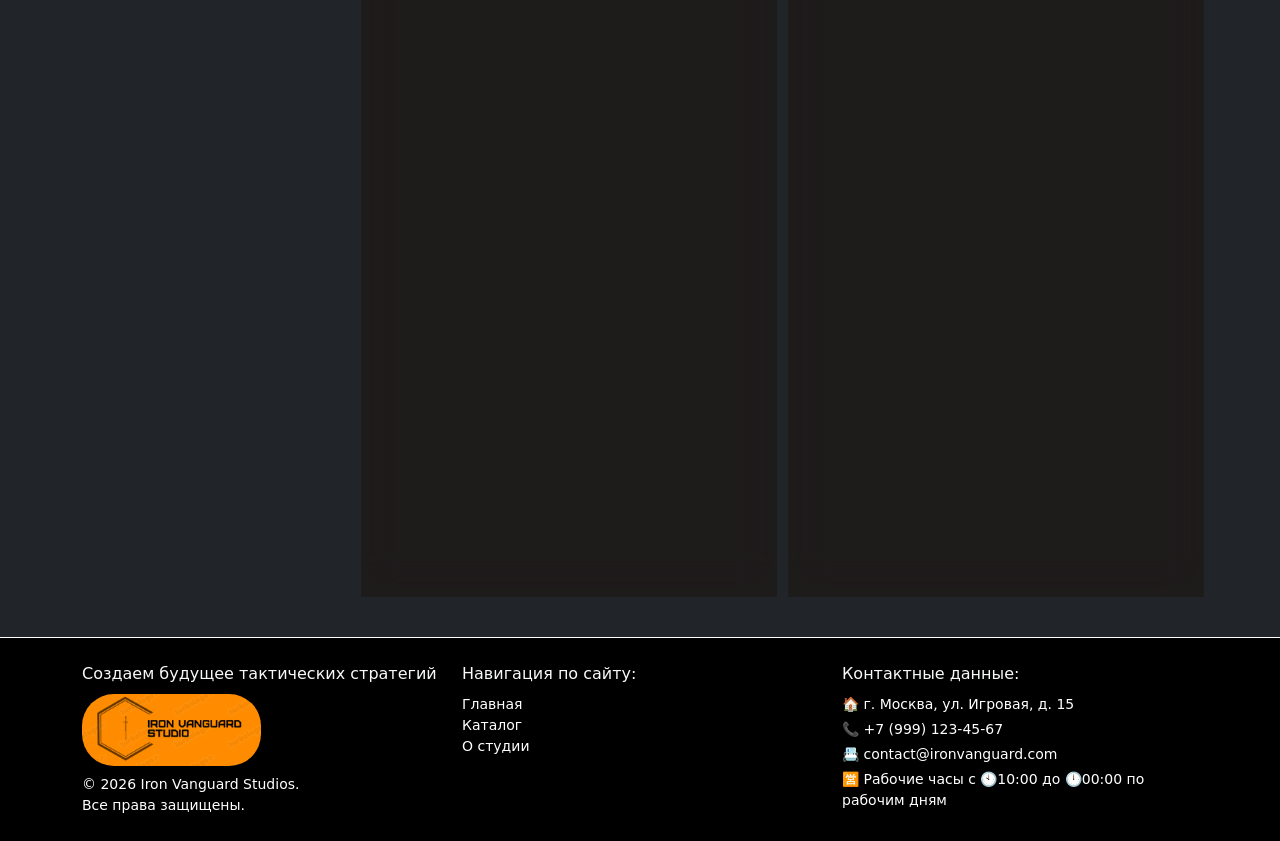
<file: catalog.html>
<!DOCTYPE html>
<html lang="ru">
<head>
  <meta charset="UTF-8">
  <meta name="viewport" content="width=device-width, initial-scale=1.0">
  <meta name="description" content="Каталог игр Iron Vanguard Studios.">
  <title>Каталог — Iron Vanguard Studios</title>
  <link rel="icon" type="image/svg+xml" href="images/cursor-shield.svg">
<link rel="alternate icon" type="image/png" href="images/iron_logo.png">
<link rel="apple-touch-icon" href="images/iron_logo.png">
  <link href="https://cdn.jsdelivr.net/npm/bootstrap@5.3.8/dist/css/bootstrap.min.css" rel="stylesheet">
  <link rel="stylesheet" href="css/custom.css">
  <link rel="stylesheet" href="css/jelly-radio.css">
</head>
<body class="bg-dark text-light">
<script src="js/features.js"></script>
  <nav class="navbar navbar-expand-lg navbar-dark bg-black sticky-top border-bottom border-secondary">
    <div class="container">
      <a class="navbar-brand" href="index.html">
        <img src="images/iron_logo.png" alt="Iron Vanguard Studios" class="navbar-logo">
      </a>
      <button class="navbar-toggler" type="button" data-bs-toggle="collapse" data-bs-target="#mainNavbar" aria-controls="mainNavbar" aria-expanded="false" aria-label="Переключить навигацию">
        <span class="navbar-toggler-icon"></span>
      </button>
      <div class="collapse navbar-collapse" id="mainNavbar">
        <div class="jelly-radio mx-auto" id="mainJellyNav" role="radiogroup" aria-label="Основная навигация">
          <button type="button" role="radio" class="jelly-radio__chip" data-href="index.html" data-on="false" aria-checked="false" tabindex="-1">
            <span class="jelly-radio__skin"><span class="jelly-radio__label">Главная</span></span>
          </button>
          <button type="button" role="radio" class="jelly-radio__chip" data-href="catalog.html" data-on="false" aria-checked="false" tabindex="-1">
            <span class="jelly-radio__skin"><span class="jelly-radio__label">Каталог</span></span>
          </button>
          <button type="button" role="radio" class="jelly-radio__chip" data-href="about.html" data-on="false" aria-checked="false" tabindex="-1">
            <span class="jelly-radio__skin"><span class="jelly-radio__label">О студии</span></span>
          </button>
          <button type="button" role="radio" class="jelly-radio__chip" data-href="contacts.html" data-on="false" aria-checked="false" tabindex="-1">
            <span class="jelly-radio__skin"><span class="jelly-radio__label">Контакты</span></span>
          </button>
        </div>
      </div>
    </div>
  </nav>

  <main class="container my-5">
    <nav aria-label="breadcrumb">
      <ol class="breadcrumb">
        <li class="breadcrumb-item"><a href="index.html" class="text-primary">Главная</a></li>
        <li class="breadcrumb-item active text-secondary" aria-current="page">Каталог</li>
      </ol>
    </nav>

    <div class="d-flex justify-content-between align-items-center mb-4">
      <h1 class="h2 mb-0">Каталог игр</h1>
      <a class="btn btn-outline-primary" href="order.html">Оставить заявку</a>
    </div>

    <div class="row g-4">
      <aside class="col-12 col-lg-3">
        <div class="p-4 border border-secondary rounded bg-black catalog-filters">
          <h2 class="h5 mb-3">Фильтры</h2>
          <form>
            <fieldset class="mb-3">
              <legend class="h6 text-secondary mb-2">Жанр</legend>
              <div class="form-check"><input class="form-check-input" type="checkbox" name="genre" value="rts" id="genreRTS"><label class="form-check-label" for="genreRTS">RTS</label></div>
              <div class="form-check"><input class="form-check-input" type="checkbox" name="genre" value="turn" id="genreTurn"><label class="form-check-label" for="genreTurn">Пошаговая тактика</label></div>
              <div class="form-check"><input class="form-check-input" type="checkbox" name="genre" value="strategy" id="genreStrategy"><label class="form-check-label" for="genreStrategy">Глобальная стратегия</label></div>
              <div class="form-check"><input class="form-check-input" type="checkbox" name="genre" value="moba" id="genreMoba"><label class="form-check-label" for="genreMoba">MOBA</label></div>
              <div class="form-check"><input class="form-check-input" type="checkbox" name="genre" value="tactical-rpg" id="genreTacticalRpg"><label class="form-check-label" for="genreTacticalRpg">Тактическая RPG</label></div>
              <div class="form-check"><input class="form-check-input" type="checkbox" name="genre" value="secret" id="genreSecret"><label class="form-check-label" for="genreSecret">Секретный проект</label></div>
            </fieldset>
            <fieldset class="mb-3">
              <legend class="h6 text-secondary mb-2">Платформа</legend>
              <div class="form-check"><input class="form-check-input" type="radio" name="platform" value="pc" id="platformPC" checked><label class="form-check-label" for="platformPC">PC</label></div>
              <div class="form-check"><input class="form-check-input" type="radio" name="platform" value="console" id="platformConsole"><label class="form-check-label" for="platformConsole">Консоли</label></div>
            </fieldset>
            
            <div class="mb-3">
              <label for="yearFilter" class="form-label h6 text-secondary">Год выхода</label>
              <select class="form-select bg-dark text-light border-secondary" id="yearFilter">
                <option value="Любой">Любой</option>
                <option value="2026">2026</option>
                <option value="2025">2025</option>
                <option value="2024">2024</option>
                <option value="2023">2023</option>
                <option value="2027">2027</option>
                <option value="2028">2028</option>
              </select>
            </div>
            <button type="button" id="applyFilters" class="btn btn-outline-primary w-100">Применить</button>
          </form>
        </div>
      </aside>

      <section class="col-12 col-lg-9">
        <div class="row g-4" id="cardsContainer">

          <div class="col-12 col-md-6 product-card-item" data-genre="rts" data-platform="pc" data-year="2024">
            <div class="card h-100 bg-black border-secondary shadow-sm">
              <img src="images/iron_vanguard_logo.jpeg" class="card-img-top" alt="Iron Vanguard: Frontline">
              <div class="card-body d-flex flex-column">
                <div class="d-flex justify-content-between align-items-start mb-2">
                  <h2 class="card-title h5 mb-0 text-white">Iron Vanguard: Frontline</h2>
                  <span class="badge bg-success">Релиз</span>
                </div>
                <p class="card-text text-secondary small mb-2">Жанр: RTS | Платформа: PC | 2024</p>
                <p class="card-text text-secondary flex-grow-1">Классическая RTS с упором на макроменеджмент и тактические сражения.</p>
                <div class="d-flex gap-2 mt-3">
                  <a class="btn btn-primary btn-sm" href="product-iron-vanguard.html">Подробнее</a>
                  <button class="btn btn-outline-primary btn-sm" type="button" data-bs-toggle="modal" data-bs-target="#gameModal"
                    data-title="Iron Vanguard: Frontline"
                    data-desc="Классическая RTS с упором на макроменеджмент и тактические сражения."
                    data-url="product-iron-vanguard.html">Кратко</button>
                </div>
              </div>
            </div>
          </div>

          <div class="col-12 col-md-6 product-card-item" data-genre="turn" data-platform="pc" data-year="2025">
            <div class="card h-100 bg-black border-secondary shadow-sm">
              <img src="images/shadow_protocol_logo.jpeg" class="card-img-top" alt="Shadow Protocol">
              <div class="card-body d-flex flex-column">
                <div class="d-flex justify-content-between align-items-start mb-2">
                  <h2 class="card-title h5 mb-0 text-white">Shadow Protocol</h2>
                  <span class="badge bg-warning text-dark">В разработке</span>
                </div>
                <p class="card-text text-secondary small mb-2">Жанр: Пошаговая тактика | Платформа: PC | 2025</p>
                <p class="card-text text-secondary flex-grow-1">Тактика про элитный отряд спецназа. Каждый выстрел на счету.</p>
                <div class="d-flex gap-2 mt-3">
                  <a class="btn btn-primary btn-sm" href="product.html">Подробнее</a>
                  <button class="btn btn-outline-primary btn-sm" type="button" data-bs-toggle="modal" data-bs-target="#gameModal"
                    data-title="Shadow Protocol"
                    data-desc="Тактика про элитный отряд спецназа. Каждый выстрел на счету."
                    data-url="product.html">Кратко</button>
                </div>
              </div>
            </div>
          </div>

          <div class="col-12 col-md-6 product-card-item" data-genre="strategy" data-platform="pc" data-year="2026">
            <div class="card h-100 bg-black border-secondary shadow-sm">
              <img src="images/empire_of_steel_logo.jpeg" class="card-img-top" alt="Empire of Steel">
              <div class="card-body d-flex flex-column">
                <div class="d-flex justify-content-between align-items-start mb-2">
                  <h2 class="card-title h5 mb-0 text-white">Empire of Steel</h2>
                  <span class="badge bg-info text-dark">Скоро ЗБТ</span>
                </div>
                <p class="card-text text-secondary small mb-2">Жанр: Глобальная стратегия | Платформа: PC | 2026</p>
                <p class="card-text text-secondary flex-grow-1">Управляйте империей, заключайте союзы и ведите войны на протяжении веков.</p>
                <div class="d-flex gap-2 mt-3">
                  <a class="btn btn-primary btn-sm" href="product-empire-of-steel.html">Подробнее</a>
                  <button class="btn btn-outline-primary btn-sm" type="button" data-bs-toggle="modal" data-bs-target="#gameModal"
                    data-title="Empire of Steel"
                    data-desc="Управляйте империей, заключайте союзы и ведите войны на протяжении веков."
                    data-url="product-empire-of-steel.html">Кратко</button>
                </div>
              </div>
            </div>
          </div>

          <div class="col-12 col-md-6 product-card-item" data-genre="moba" data-platform="pc" data-year="2023">
            <div class="card h-100 bg-black border-secondary shadow-sm">
              <img src="images/arena_of_legends_logo.jpeg" class="card-img-top" alt="Arena of Legends">
              <div class="card-body d-flex flex-column">
                <div class="d-flex justify-content-between align-items-start mb-2">
                  <h2 class="card-title h5 mb-0 text-white">Arena of Legends</h2>
                  <span class="badge bg-success">Релиз</span>
                </div>
                <p class="card-text text-secondary small mb-2">Жанр: MOBA | Платформа: PC | 2023</p>
                <p class="card-text text-secondary flex-grow-1">Динамичная MOBA с уникальными механиками и героями.</p>
                <div class="d-flex gap-2 mt-3">
                  <a class="btn btn-primary btn-sm" href="product-arena-of-legends.html">Подробнее</a>
                  <button class="btn btn-outline-primary btn-sm" type="button" data-bs-toggle="modal" data-bs-target="#gameModal"
                    data-title="Arena of Legends"
                    data-desc="Динамичная MOBA с уникальными механиками и героями."
                    data-url="product-arena-of-legends.html">Кратко</button>
                </div>
              </div>
            </div>
          </div>

          <div class="col-12 col-md-6 product-card-item" data-genre="tactical-rpg" data-platform="pc" data-year="2027">
            <div class="card h-100 bg-black border-secondary shadow-sm">
              <img src="images/project_apex_logo.jpeg" class="card-img-top" alt="Project Apex">
              <div class="card-body d-flex flex-column">
                <div class="d-flex justify-content-between align-items-start mb-2">
                  <h2 class="card-title h5 mb-0 text-white">Project Apex</h2>
                  <span class="badge bg-secondary text-dark">Анонс</span>
                </div>
                <p class="card-text text-secondary small mb-2">Жанр: Тактическая RPG | Платформа: PC | 2027</p>
                <p class="card-text text-secondary flex-grow-1">Экспериментальный проект студии: смешиваем проверенную тактику с новым для нас жанром. Подробности в 2027 году.</p>
                <div class="d-flex gap-2 mt-3">
                  <a class="btn btn-primary btn-sm" href="product-project-apex.html">Подробнее</a>
                  <button class="btn btn-outline-primary btn-sm" type="button" data-bs-toggle="modal" data-bs-target="#gameModal"
                  data-title="Project Apex"
                  data-desc="Экспериментальный проект студии: смешиваем проверенную тактику с новым для нас жанром. Подробности в 2027 году."
                  data-url="product-project-apex.html">Кратко</button>
                </div>
              </div>
            </div>
          </div>
          <div class="col-12 col-md-6 product-card-item" data-genre="secret" data-platform="pc" data-year="2028">
            <div class="card h-100 bg-black border-secondary shadow-sm">
              <img src="images/project_secret_logo.jpeg" class="card-img-top" alt="Неанонсированный проект">
              <div class="card-body d-flex flex-column">
                <div class="d-flex justify-content-between align-items-start mb-2">
                  <h2 class="card-title h5 mb-0 text-white">Project ██████</h2>
                  <span class="badge bg-danger">Секретно</span>
                </div>
                <p class="card-text text-secondary small mb-2">Жанр: Не раскрыт | Платформа: PC | 2028</p>
                <p class="card-text text-secondary flex-grow-1">Неанонсированный проект студии. Новая IP в активной разработке — подробности в 2028 году.</p>
                <div class="d-flex gap-2 mt-3">
                  <a class="btn btn-primary btn-sm" href="product-unannounced.html">Подробнее</a>
                  <button class="btn btn-outline-primary btn-sm" type="button" data-bs-toggle="modal" data-bs-target="#gameModal"
                  data-title="Project ██████"
                  data-desc="Неанонсированный проект студии. Новая IP в активной разработке — подробности в 2028 году."
                  data-url="product-unannounced.html">Кратко</button>
                </div>
              </div>
            </div>
          </div>
        </div>

        <div id="noResults" class="alert alert-warning d-none mt-4" role="alert">
          По выбранным фильтрам игр не найдено. Попробуйте изменить параметры.
        </div>
      </section>
    </div>
  </main>

  <div class="modal fade" id="gameModal" tabindex="-1" aria-labelledby="modalTitle" aria-hidden="true">
    <div class="modal-dialog modal-dialog-centered">
      <div class="modal-content bg-dark text-light border-secondary">
        <div class="modal-header border-secondary">
          <h5 class="modal-title" id="modalTitle">Название игры</h5>
          <button type="button" class="btn-close btn-close-white" data-bs-dismiss="modal" aria-label="Закрыть"></button>
        </div>
        <div class="modal-body"><p id="modalDesc">Описание игры...</p></div>
        <div class="modal-footer border-secondary">
          <button type="button" class="btn btn-secondary" data-bs-dismiss="modal">Закрыть</button>
          <a href="catalog.html" class="btn btn-primary">Перейти на страницу</a>
        </div>
      </div>
    </div>
  </div>

  <footer class="bg-black py-4 border-top border-secondary">
    <div class="container">
      <div class="row align-items-start g-4">
        <div class="col-12 col-md-4 text-center text-md-start">
          <a class="navbar-brand d-inline-block" href="index.html">
            <p class="mb-2 text"> Создаем будущее тактических стратегий</p>
            <img src="images/iron_logo.png" alt="Iron Vanguard Studios" class="mb-2 navbar-logo">
            <p class="mb-0 text-secondary small">&copy; 2026 Iron Vanguard Studios.<br>Все права защищены.</p>
          </a>
        </div>
        <div class="col-12 col-md-4">
          <p class="mb-2 text">Навигация по сайту:</p>
          <ul class="list-unstyled mb-0 small">
            <li><a href="index.html" class="text-secondary text-decoration-none">Главная</a></li>
            <li><a href="catalog.html" class="text-secondary text-decoration-none">Каталог</a></li>
            <li><a href="about.html" class="text-secondary text-decoration-none">О студии</a></li>
          </ul>
        </div>
        <div class="col-12 col-md-4">
          <p class="mb-2 text">Контактные данные:</p>
          <p class="mb-1 text-secondary small">🏠 г. Москва, ул. Игровая, д. 15</p>
          <p class="mb-1 text-secondary small">📞 +7 (999) 123-45-67</p>
          <p class="mb-1 text-secondary small">📇 contact@ironvanguard.com</p>
          <p class="mb-0 text-secondary small">🈺 Рабочие часы с 🕙10:00 до 🕛00:00 по рабочим дням</p>
        </div>
      </div>
    </div>
  </footer>

  <div class="scroll-shield d-none" id="navbarShield" aria-hidden="true">
    <svg viewBox="0 0 32 40" xmlns="http://www.w3.org/2000/svg" fill="currentColor" fill-rule="evenodd">
      <path d="M16 2 L28 6 L28 20 Q28 33 16 38 Q4 33 4 20 L4 6 Z M15 10 L17 10 L17 18 L24 18 L24 20 L17 20 L17 30 L15 30 L15 20 L8 20 L8 18 L15 18 Z"/>
    </svg>
  </div>

  <button id="scrollTopBtn" class="btn rounded-circle position-fixed bottom-0 end-0 m-4 d-none scroll-top-btn" style="width: 52px; height: 52px;" aria-label="Наверх">
    <svg viewBox="0 0 24 24" xmlns="http://www.w3.org/2000/svg" fill="none" stroke="currentColor" stroke-width="2.4" stroke-linecap="round" stroke-linejoin="round">
      <path d="M12 20V4M6 10l6-6 6 6"/>
    </svg>
  </button>

  <script src="https://cdn.jsdelivr.net/npm/bootstrap@5.3.8/dist/js/bootstrap.bundle.min.js"></script>
  <script src="js/jelly-radio.js"></script>
  <script src="js/main.js"></script>
</body>
</html>
</file>
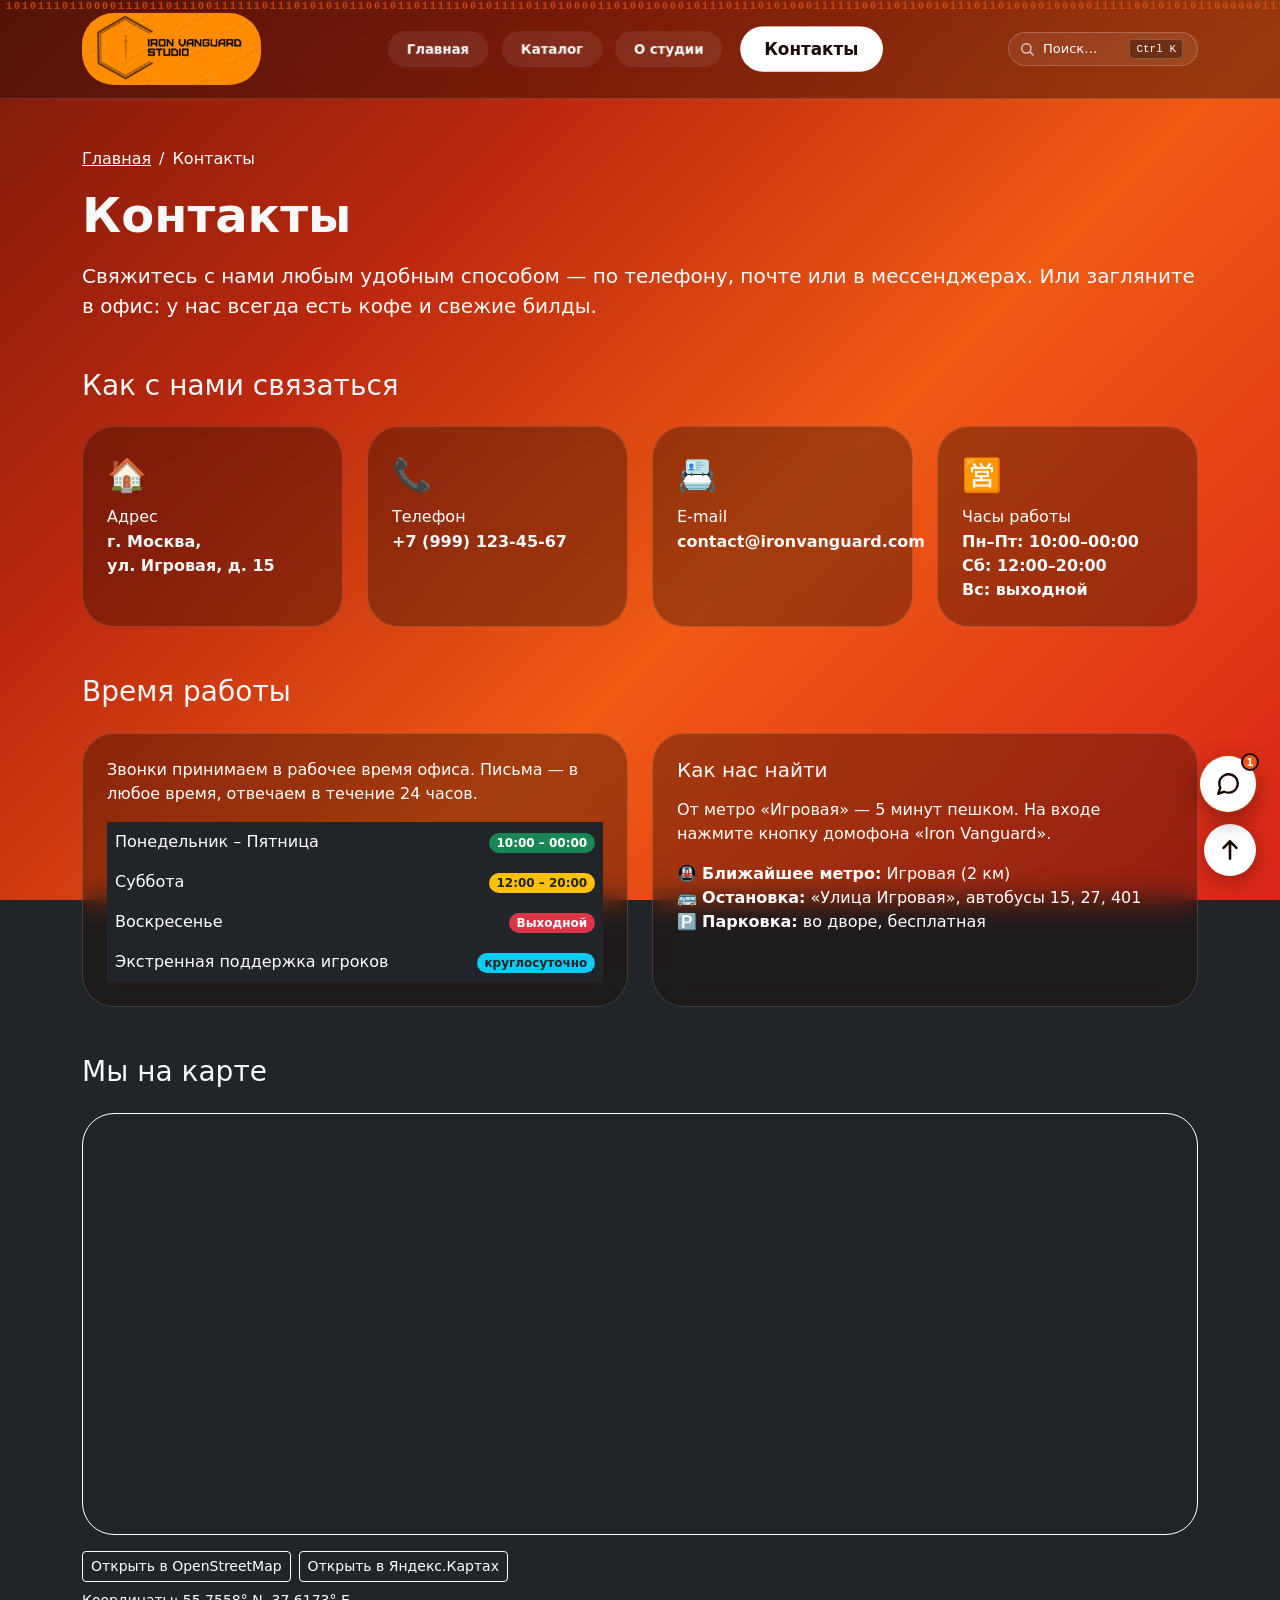
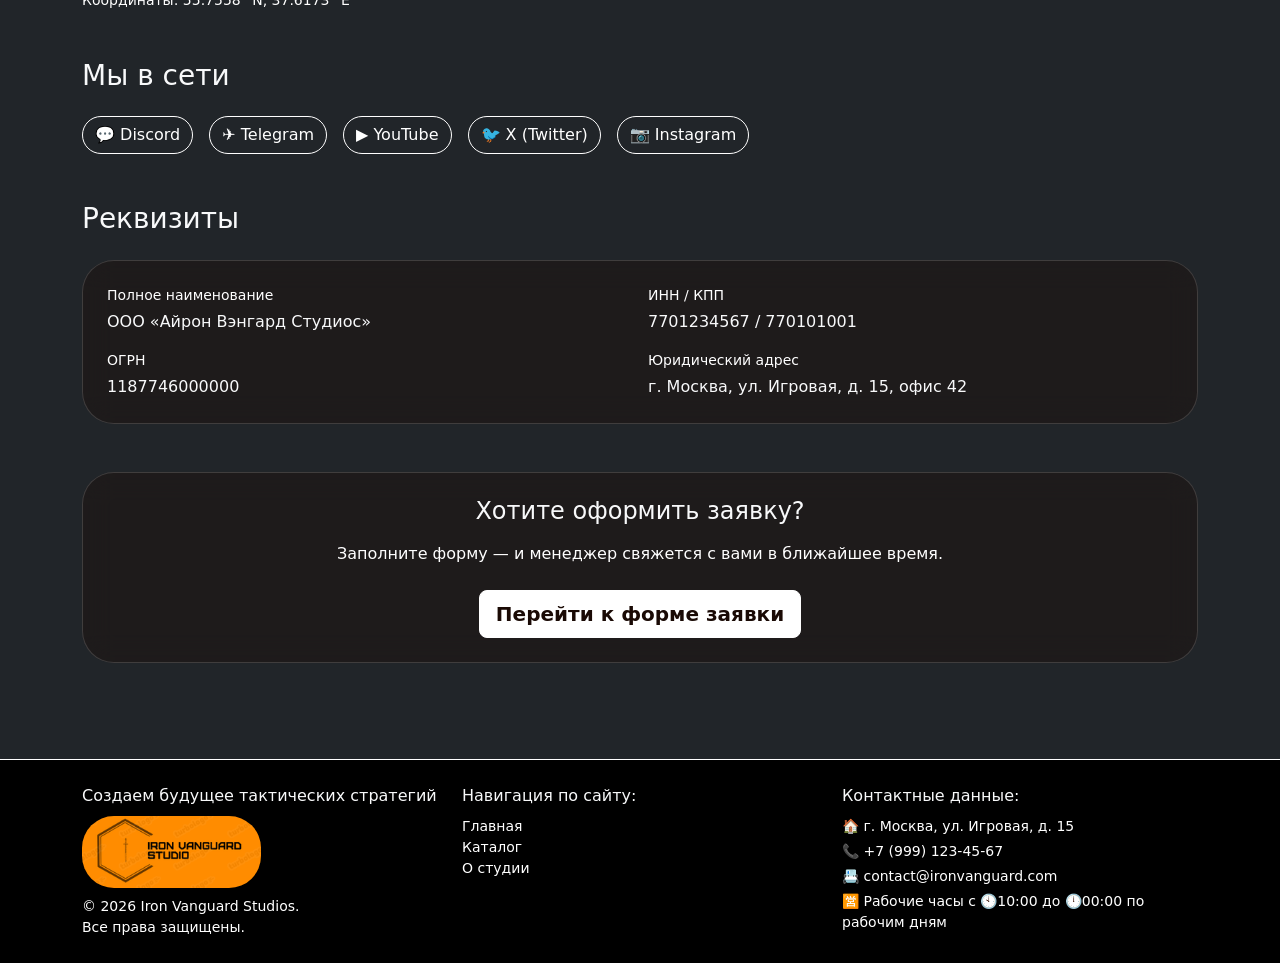
<file: contacts.html>
<!DOCTYPE html>
<html lang="ru">
<head>
  <meta charset="UTF-8">
  <meta name="viewport" content="width=device-width, initial-scale=1.0">
  <meta name="description" content="Контакты Iron Vanguard Studios — адрес, телефон, email, карта и время работы.">
  <title>Контакты — Iron Vanguard Studios</title>
  <link rel="icon" type="image/svg+xml" href="images/cursor-shield.svg">
<link rel="alternate icon" type="image/png" href="images/iron_logo.png">
<link rel="apple-touch-icon" href="images/iron_logo.png">
  <link href="https://cdn.jsdelivr.net/npm/bootstrap@5.3.8/dist/css/bootstrap.min.css" rel="stylesheet">
  <link rel="stylesheet" href="css/custom.css">
  <link rel="stylesheet" href="css/jelly-radio.css">
</head>
<body class="bg-dark text-light">
<script src="js/features.js"></script>
  <nav class="navbar navbar-expand-lg navbar-dark bg-black sticky-top border-bottom border-secondary">
    <div class="container">
      <a class="navbar-brand" href="index.html">
        <img src="images/iron_logo.png" alt="Iron Vanguard Studios" class="navbar-logo">
      </a>
      <button class="navbar-toggler" type="button" data-bs-toggle="collapse" data-bs-target="#mainNavbar" aria-controls="mainNavbar" aria-expanded="false" aria-label="Переключить навигацию">
        <span class="navbar-toggler-icon"></span>
      </button>
      <div class="collapse navbar-collapse" id="mainNavbar">
        <div class="jelly-radio mx-auto" id="mainJellyNav" role="radiogroup" aria-label="Основная навигация">
          <button type="button" role="radio" class="jelly-radio__chip" data-href="index.html" data-on="false" aria-checked="false" tabindex="-1">
            <span class="jelly-radio__skin"><span class="jelly-radio__label">Главная</span></span>
          </button>
          <button type="button" role="radio" class="jelly-radio__chip" data-href="catalog.html" data-on="false" aria-checked="false" tabindex="-1">
            <span class="jelly-radio__skin"><span class="jelly-radio__label">Каталог</span></span>
          </button>
          <button type="button" role="radio" class="jelly-radio__chip" data-href="about.html" data-on="false" aria-checked="false" tabindex="-1">
            <span class="jelly-radio__skin"><span class="jelly-radio__label">О студии</span></span>
          </button>
          <button type="button" role="radio" class="jelly-radio__chip" data-href="contacts.html" data-on="false" aria-checked="false" tabindex="-1">
            <span class="jelly-radio__skin"><span class="jelly-radio__label">Контакты</span></span>
          </button>
        </div>
      </div>
    </div>
  </nav>

  <main class="container py-5">
    <nav aria-label="breadcrumb">
      <ol class="breadcrumb">
        <li class="breadcrumb-item"><a href="index.html" class="text-primary">Главная</a></li>
        <li class="breadcrumb-item active text-secondary" aria-current="page">Контакты</li>
      </ol>
    </nav>

    <section class="mb-5">
      <h1 class="display-5 fw-bold mb-3">Контакты</h1>
      <p class="lead text-secondary mb-0">Свяжитесь с нами любым удобным способом — по телефону, почте или в мессенджерах. Или загляните в офис: у нас всегда есть кофе и свежие билды.</p>
    </section>

<section class="mb-5">
  <h2 class="h3 mb-4">Как с нами связаться</h2>
  <div class="row g-4">
    <div class="col-12 col-md-6 col-lg-3">
      <div class="p-4 border border-secondary rounded bg-black h-100">
        <p class="fs-2 mb-2">🏠</p>
        <h3 class="h6 text-secondary mb-1">Адрес</h3>
        <p class="text-light fw-bold mb-0">г. Москва,<br>ул. Игровая, д. 15</p>
      </div>
    </div>
    <div class="col-12 col-md-6 col-lg-3">
      <div class="p-4 border border-secondary rounded bg-black h-100">
        <p class="fs-2 mb-2">📞</p>
        <h3 class="h6 text-secondary mb-1">Телефон</h3>
        <a href="tel:+79991234567" class="text-light text-decoration-none fw-bold">+7 (999) 123-45-67</a>
      </div>
    </div>
    <div class="col-12 col-md-6 col-lg-3">
      <div class="p-4 border border-secondary rounded bg-black h-100">
        <p class="fs-2 mb-2">📇</p>
        <h3 class="h6 text-secondary mb-1">E-mail</h3>
        <a href="mailto:contact@ironvanguard.com" class="text-light text-decoration-none fw-bold">contact@ironvanguard.com</a>
      </div>
    </div>
    <div class="col-12 col-md-6 col-lg-3">
      <div class="p-4 border border-secondary rounded bg-black h-100">
        <p class="fs-2 mb-2">🈺</p>
        <h3 class="h6 text-secondary mb-1">Часы работы</h3>
        <p class="text-light fw-bold mb-0">Пн–Пт: 10:00–00:00<br>Сб: 12:00–20:00<br>Вс: выходной</p>
      </div>
    </div>
  </div>
</section>

    <section class="mb-5">
      <h2 class="h3 mb-4">Время работы</h2>
      <div class="row g-4">
        <div class="col-12 col-lg-6">
          <div class="p-4 border border-secondary rounded bg-black h-100">
            <p class="mb-3 text-secondary">Звонки принимаем в рабочее время офиса. Письма — в любое время, отвечаем в течение 24 часов.</p>
            <table class="table table-dark table-borderless mb-0 align-middle">
              <tbody>
                <tr>
                  <td class="text-secondary">Понедельник – Пятница</td>
                  <td class="text-end"><span class="badge bg-success">10:00 – 00:00</span></td>
                </tr>
                <tr>
                  <td class="text-secondary">Суббота</td>
                  <td class="text-end"><span class="badge bg-warning text-dark">12:00 – 20:00</span></td>
                </tr>
                <tr>
                  <td class="text-secondary">Воскресенье</td>
                  <td class="text-end"><span class="badge bg-danger">Выходной</span></td>
                </tr>
                <tr>
                  <td class="text-secondary">Экстренная поддержка игроков</td>
                  <td class="text-end"><span class="badge bg-info text-dark">круглосуточно</span></td>
                </tr>
              </tbody>
            </table>
          </div>
        </div>
        <div class="col-12 col-lg-6">
          <div class="p-4 border border-secondary rounded bg-black h-100">
            <h3 class="h5 mb-3">Как нас найти</h3>
            <p class="text-secondary mb-3">От метро «Игровая» — 5 минут пешком. На входе нажмите кнопку домофона «Iron Vanguard».</p>
            <p class="text-secondary mb-0">🚇 <strong>Ближайшее метро:</strong> Игровая (2 км)<br>
            🚌 <strong>Остановка:</strong> «Улица Игровая», автобусы 15, 27, 401<br>
            🅿️ <strong>Парковка:</strong> во дворе, бесплатная</p>
          </div>
        </div>
      </div>
    </section>

    <section class="mb-5">
      <h2 class="h3 mb-4">Мы на карте</h2>
      <div class="border border-secondary rounded overflow-hidden">
        <iframe
          src="https://www.openstreetmap.org/export/embed.html?bbox=37.6057%2C55.7508%2C37.6257%2C55.7608&layer=mapnik&marker=55.7558%2C37.6173"
          width="100%"
          height="420"
          style="border: 0; display: block; filter: invert(0.9) hue-rotate(180deg);"
          title="Карта — Iron Vanguard Studios"
          loading="lazy">
        </iframe>
      </div>
      <div class="d-flex flex-wrap gap-2 mt-3">
        <a href="https://www.openstreetmap.org/?mlat=55.7558&mlon=37.6173#map=15/55.7558/37.6173"
           target="_blank" rel="noopener" class="btn btn-outline-primary btn-sm">
          Открыть в OpenStreetMap
        </a>
        <a href="https://yandex.ru/maps/?ll=37.6173%2C55.7558&z=15&pt=37.6173,55.7558"
           target="_blank" rel="noopener" class="btn btn-outline-primary btn-sm">
          Открыть в Яндекс.Картах
        </a>
      </div>
      <p class="text-secondary small mt-2 mb-0">Координаты: 55.7558° N, 37.6173° E</p>
    </section>

    <section class="mb-5">
      <h2 class="h3 mb-4">Мы в сети</h2>
      <div class="d-flex flex-wrap gap-3">
        <a href="#" class="btn btn-outline-light">💬 Discord</a>
        <a href="#" class="btn btn-outline-light">✈️ Telegram</a>
        <a href="#" class="btn btn-outline-light">▶️ YouTube</a>
        <a href="#" class="btn btn-outline-light">🐦 X (Twitter)</a>
        <a href="#" class="btn btn-outline-light">📷 Instagram</a>
      </div>
    </section>

    <section class="mb-5">
      <h2 class="h3 mb-4">Реквизиты</h2>
      <div class="p-4 border border-secondary rounded bg-black">
        <div class="row g-3">
          <div class="col-12 col-md-6">
            <p class="text-secondary small mb-1">Полное наименование</p>
            <p class="text-light mb-0">ООО «Айрон Вэнгард Студиос»</p>
          </div>
          <div class="col-12 col-md-6">
            <p class="text-secondary small mb-1">ИНН / КПП</p>
            <p class="text-light mb-0">7701234567 / 770101001</p>
          </div>
          <div class="col-12 col-md-6">
            <p class="text-secondary small mb-1">ОГРН</p>
            <p class="text-light mb-0">1187746000000</p>
          </div>
          <div class="col-12 col-md-6">
            <p class="text-secondary small mb-1">Юридический адрес</p>
            <p class="text-light mb-0">г. Москва, ул. Игровая, д. 15, офис 42</p>
          </div>
        </div>
      </div>
    </section>

    <section class="mb-5">
      <div class="p-4 border border-secondary rounded bg-black text-center">
        <h2 class="h4 mb-3">Хотите оформить заявку?</h2>
        <p class="text-secondary mb-4">Заполните форму — и менеджер свяжется с вами в ближайшее время.</p>
        <a href="order.html" class="btn btn-primary btn-lg">Перейти к форме заявки</a>
      </div>
    </section>
  </main>

  <footer class="bg-black py-4 border-top border-secondary">
    <div class="container">
      <div class="row align-items-start g-4">
        <div class="col-12 col-md-4 text-center text-md-start">
          <a class="navbar-brand d-inline-block" href="index.html">
            <p class="mb-2 text"> Создаем будущее тактических стратегий</p>
            <img src="images/iron_logo.png" alt="Iron Vanguard Studios" class="mb-2 navbar-logo">
            <p class="mb-0 text-secondary small">&copy; 2026 Iron Vanguard Studios.<br>Все права защищены.</p>
          </a>
        </div>
        <div class="col-12 col-md-4">
          <p class="mb-2 text">Навигация по сайту:</p>
          <ul class="list-unstyled mb-0 small">
            <li><a href="index.html" class="text-secondary text-decoration-none">Главная</a></li>
            <li><a href="catalog.html" class="text-secondary text-decoration-none">Каталог</a></li>
            <li><a href="about.html" class="text-secondary text-decoration-none">О студии</a></li>
          </ul>
        </div>
        <div class="col-12 col-md-4">
          <p class="mb-2 text">Контактные данные:</p>
          <p class="mb-1 text-secondary small">🏠 г. Москва, ул. Игровая, д. 15</p>
          <p class="mb-1 text-secondary small">📞 +7 (999) 123-45-67</p>
          <p class="mb-1 text-secondary small">📇 contact@ironvanguard.com</p>
          <p class="mb-0 text-secondary small">🈺 Рабочие часы с 🕙10:00 до 🕛00:00 по рабочим дням</p>
        </div>
      </div>
    </div>
  </footer>

  <div class="scroll-shield d-none" id="navbarShield" aria-hidden="true">
    <svg viewBox="0 0 32 40" xmlns="http://www.w3.org/2000/svg" fill="currentColor" fill-rule="evenodd">
      <path d="M16 2 L28 6 L28 20 Q28 33 16 38 Q4 33 4 20 L4 6 Z M15 10 L17 10 L17 18 L24 18 L24 20 L17 20 L17 30 L15 30 L15 20 L8 20 L8 18 L15 18 Z"/>
    </svg>
  </div>

  <button id="scrollTopBtn" class="btn rounded-circle position-fixed bottom-0 end-0 m-4 d-none scroll-top-btn" style="width: 52px; height: 52px;" aria-label="Наверх">
    <svg viewBox="0 0 24 24" xmlns="http://www.w3.org/2000/svg" fill="none" stroke="currentColor" stroke-width="2.4" stroke-linecap="round" stroke-linejoin="round">
      <path d="M12 20V4M6 10l6-6 6 6"/>
    </svg>
  </button>

  <script src="https://cdn.jsdelivr.net/npm/bootstrap@5.3.8/dist/js/bootstrap.bundle.min.js"></script>
  <script src="js/jelly-radio.js"></script>
  <script src="js/main.js"></script>
</body>
</html>
</file>
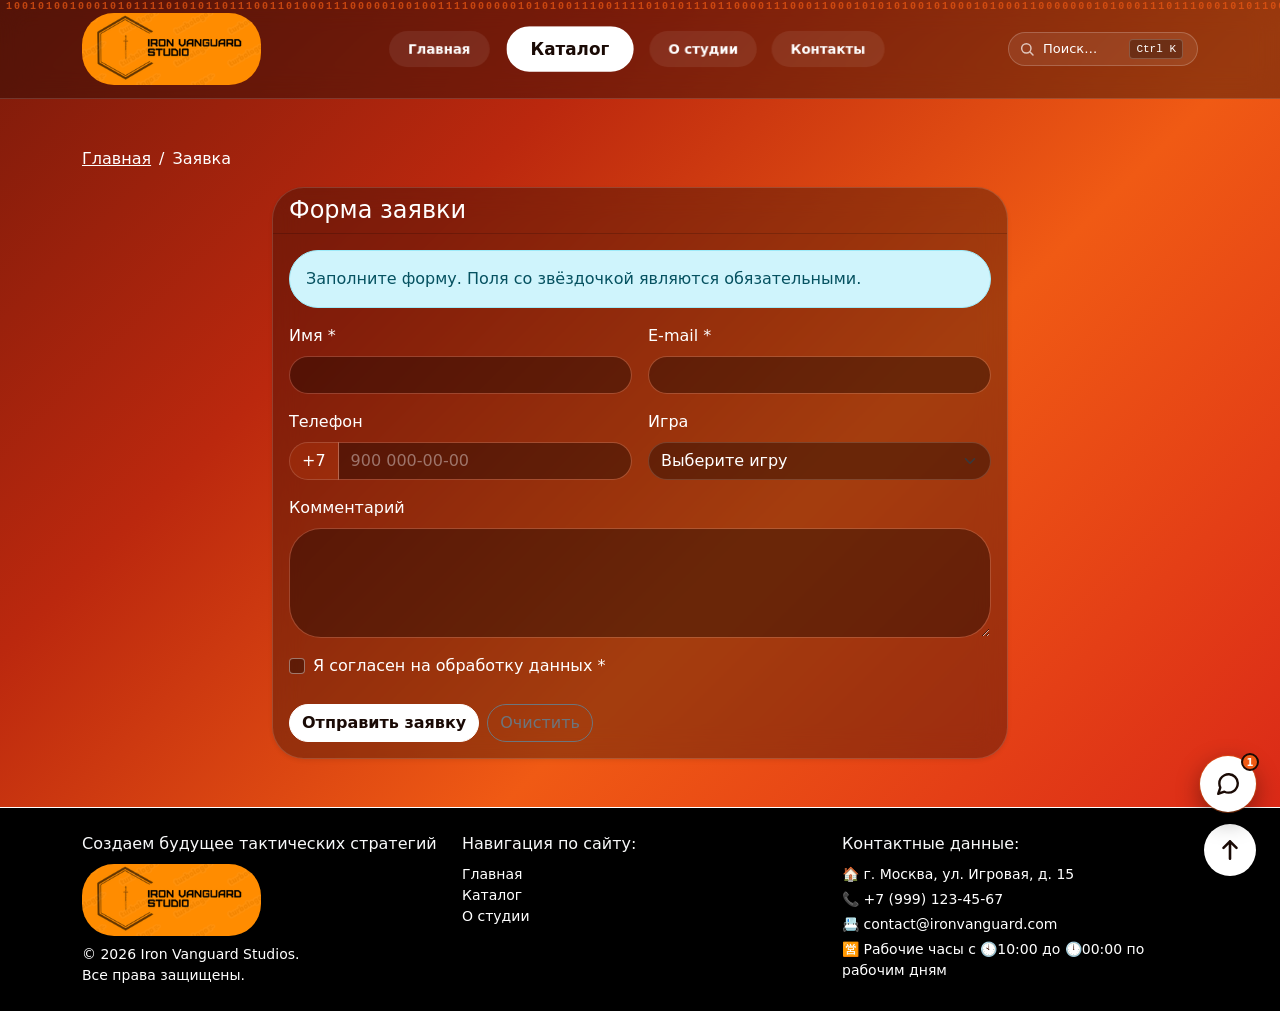
<file: order.html>
<!DOCTYPE html>
<html lang="ru">
<head>
  <meta charset="UTF-8">
  <meta name="viewport" content="width=device-width, initial-scale=1.0">
  <meta name="description" content="Форма заявки Iron Vanguard Studios.">
  <title>Заявка — Iron Vanguard Studios</title>
  <link rel="icon" type="image/svg+xml" href="images/cursor-shield.svg">
<link rel="alternate icon" type="image/png" href="images/iron_logo.png">
<link rel="apple-touch-icon" href="images/iron_logo.png">
  <link href="https://cdn.jsdelivr.net/npm/bootstrap@5.3.8/dist/css/bootstrap.min.css" rel="stylesheet">
  <link rel="stylesheet" href="css/custom.css">
  <link rel="stylesheet" href="css/jelly-radio.css">
</head>
<body class="bg-dark text-light">
<script src="js/features.js"></script>
  <nav class="navbar navbar-expand-lg navbar-dark bg-black sticky-top border-bottom border-secondary">
    <div class="container">
      <a class="navbar-brand" href="index.html">
        <img src="images/iron_logo.png" alt="Iron Vanguard Studios" class="navbar-logo">
      </a>
      <button class="navbar-toggler" type="button" data-bs-toggle="collapse" data-bs-target="#mainNavbar" aria-controls="mainNavbar" aria-expanded="false" aria-label="Переключить навигацию">
        <span class="navbar-toggler-icon"></span>
      </button>
      <div class="collapse navbar-collapse" id="mainNavbar">
        <div class="jelly-radio mx-auto" id="mainJellyNav" role="radiogroup" aria-label="Основная навигация">
          <button type="button" role="radio" class="jelly-radio__chip" data-href="index.html" data-on="false" aria-checked="false" tabindex="-1">
            <span class="jelly-radio__skin"><span class="jelly-radio__label">Главная</span></span>
          </button>
          <button type="button" role="radio" class="jelly-radio__chip" data-href="catalog.html" data-on="false" aria-checked="false" tabindex="-1">
            <span class="jelly-radio__skin"><span class="jelly-radio__label">Каталог</span></span>
          </button>
          <button type="button" role="radio" class="jelly-radio__chip" data-href="about.html" data-on="false" aria-checked="false" tabindex="-1">
            <span class="jelly-radio__skin"><span class="jelly-radio__label">О студии</span></span>
          </button>
          <button type="button" role="radio" class="jelly-radio__chip" data-href="contacts.html" data-on="false" aria-checked="false" tabindex="-1">
            <span class="jelly-radio__skin"><span class="jelly-radio__label">Контакты</span></span>
          </button>
        </div>
      </div>
    </div>
  </nav>

  <main class="container my-5">
    <nav aria-label="breadcrumb">
      <ol class="breadcrumb">
        <li class="breadcrumb-item"><a href="index.html" class="text-primary">Главная</a></li>
        <li class="breadcrumb-item active text-secondary" aria-current="page">Заявка</li>
      </ol>
    </nav>

    <div class="row justify-content-center">
      <div class="col-12 col-lg-8">
        <div class="card bg-black border-secondary shadow-sm">
          <div class="card-header bg-primary text-white">
            <h1 class="h4 mb-0">Форма заявки</h1>
          </div>
          <div class="card-body">
            <div class="alert alert-info" role="alert">
              Заполните форму. Поля со звёздочкой являются обязательными.
            </div>

            <div class="alert alert-success d-none" id="orderSuccess" role="alert">
              Заявка успешно отправлена! Мы свяжемся с вами.
            </div>
            <div class="alert alert-danger d-none" id="orderError" role="alert">
              Пожалуйста, заполните обязательные поля.
            </div>

            <form id="orderForm" novalidate>
              <div class="row g-3">
                <div class="col-12 col-md-6">
                  <label for="order-name" class="form-label text-white">Имя *</label>
                  <input id="order-name" name="name" type="text" class="form-control" required>
                  <div class="invalid-feedback">Введите имя.</div>
                </div>
                <div class="col-12 col-md-6">
                  <label for="order-email" class="form-label text-white">E-mail *</label>
                  <input id="order-email" name="email" type="email" class="form-control" required>
                  <div class="invalid-feedback">Введите корректный e-mail.</div>
                </div>
                <div class="col-12 col-md-6">
                  <label for="order-phone" class="form-label text-white">Телефон</label>
                  <div class="input-group">
                    <span class="input-group-text">+7</span>
                    <input id="order-phone" name="phone" type="tel" class="form-control" placeholder="900 000-00-00">
                  </div>
                </div>
                <div class="col-12 col-md-6">
                  <label for="order-game" class="form-label text-white">Игра</label>
                  <select id="order-game" name="game" class="form-select">
                    <option value="">Выберите игру</option>
                    <option value="iron-vanguard">Iron Vanguard: Frontline</option>
                    <option value="shadow-protocol">Shadow Protocol</option>
                    <option value="empire-of-steel">Empire of Steel</option>
                    <option value="arena-of-legends">Arena of Legends</option>
                  </select>
                </div>
                <div class="col-12">
                  <label for="order-comment" class="form-label text-white">Комментарий</label>
                  <textarea id="order-comment" name="comment" class="form-control" rows="4"></textarea>
                </div>
                <div class="col-12">
                  <div class="form-check">
                    <input id="order-agree" class="form-check-input" type="checkbox" required>
                    <label class="form-check-label text-white" for="order-agree">Я согласен на обработку данных *</label>
                    <div class="invalid-feedback">Обязательное поле.</div>
                  </div>
                </div>
                <div class="col-12 d-flex gap-2 mt-4">
                  <button class="btn btn-primary" type="submit">Отправить заявку</button>
                  <button class="btn btn-outline-secondary" type="reset">Очистить</button>
                </div>
              </div>
            </form>
          </div>
        </div>
      </div>
    </div>
  </main>

  <footer class="bg-black py-4 border-top border-secondary">
    <div class="container">
      <div class="row align-items-start g-4">
        <div class="col-12 col-md-4 text-center text-md-start">
          <a class="navbar-brand d-inline-block" href="index.html">
            <p class="mb-2 text"> Создаем будущее тактических стратегий</p>
            <img src="images/iron_logo.png" alt="Iron Vanguard Studios" class="mb-2 navbar-logo">
            <p class="mb-0 text-secondary small">&copy; 2026 Iron Vanguard Studios.<br>Все права защищены.</p>
          </a>
        </div>
        <div class="col-12 col-md-4">
          <p class="mb-2 text">Навигация по сайту:</p>
          <ul class="list-unstyled mb-0 small">
            <li><a href="index.html" class="text-secondary text-decoration-none">Главная</a></li>
            <li><a href="catalog.html" class="text-secondary text-decoration-none">Каталог</a></li>
            <li><a href="about.html" class="text-secondary text-decoration-none">О студии</a></li>
          </ul>
        </div>
        <div class="col-12 col-md-4">
          <p class="mb-2 text">Контактные данные:</p>
          <p class="mb-1 text-secondary small">🏠 г. Москва, ул. Игровая, д. 15</p>
          <p class="mb-1 text-secondary small">📞 +7 (999) 123-45-67</p>
          <p class="mb-1 text-secondary small">📇 contact@ironvanguard.com</p>
          <p class="mb-0 text-secondary small">🈺 Рабочие часы с 🕙10:00 до 🕛00:00 по рабочим дням</p>
        </div>
      </div>
    </div>
  </footer>

  <div class="scroll-shield d-none" id="navbarShield" aria-hidden="true">
    <svg viewBox="0 0 32 40" xmlns="http://www.w3.org/2000/svg" fill="currentColor" fill-rule="evenodd">
      <path d="M16 2 L28 6 L28 20 Q28 33 16 38 Q4 33 4 20 L4 6 Z M15 10 L17 10 L17 18 L24 18 L24 20 L17 20 L17 30 L15 30 L15 20 L8 20 L8 18 L15 18 Z"/>
    </svg>
  </div>

  <button id="scrollTopBtn" class="btn rounded-circle position-fixed bottom-0 end-0 m-4 d-none scroll-top-btn" style="width: 52px; height: 52px;" aria-label="Наверх">
    <svg viewBox="0 0 24 24" xmlns="http://www.w3.org/2000/svg" fill="none" stroke="currentColor" stroke-width="2.4" stroke-linecap="round" stroke-linejoin="round">
      <path d="M12 20V4M6 10l6-6 6 6"/>
    </svg>
  </button>

  <script src="https://cdn.jsdelivr.net/npm/bootstrap@5.3.8/dist/js/bootstrap.bundle.min.js"></script>
  <script src="js/jelly-radio.js"></script>
  <script src="js/main.js"></script>
</body>
</html>
</file>
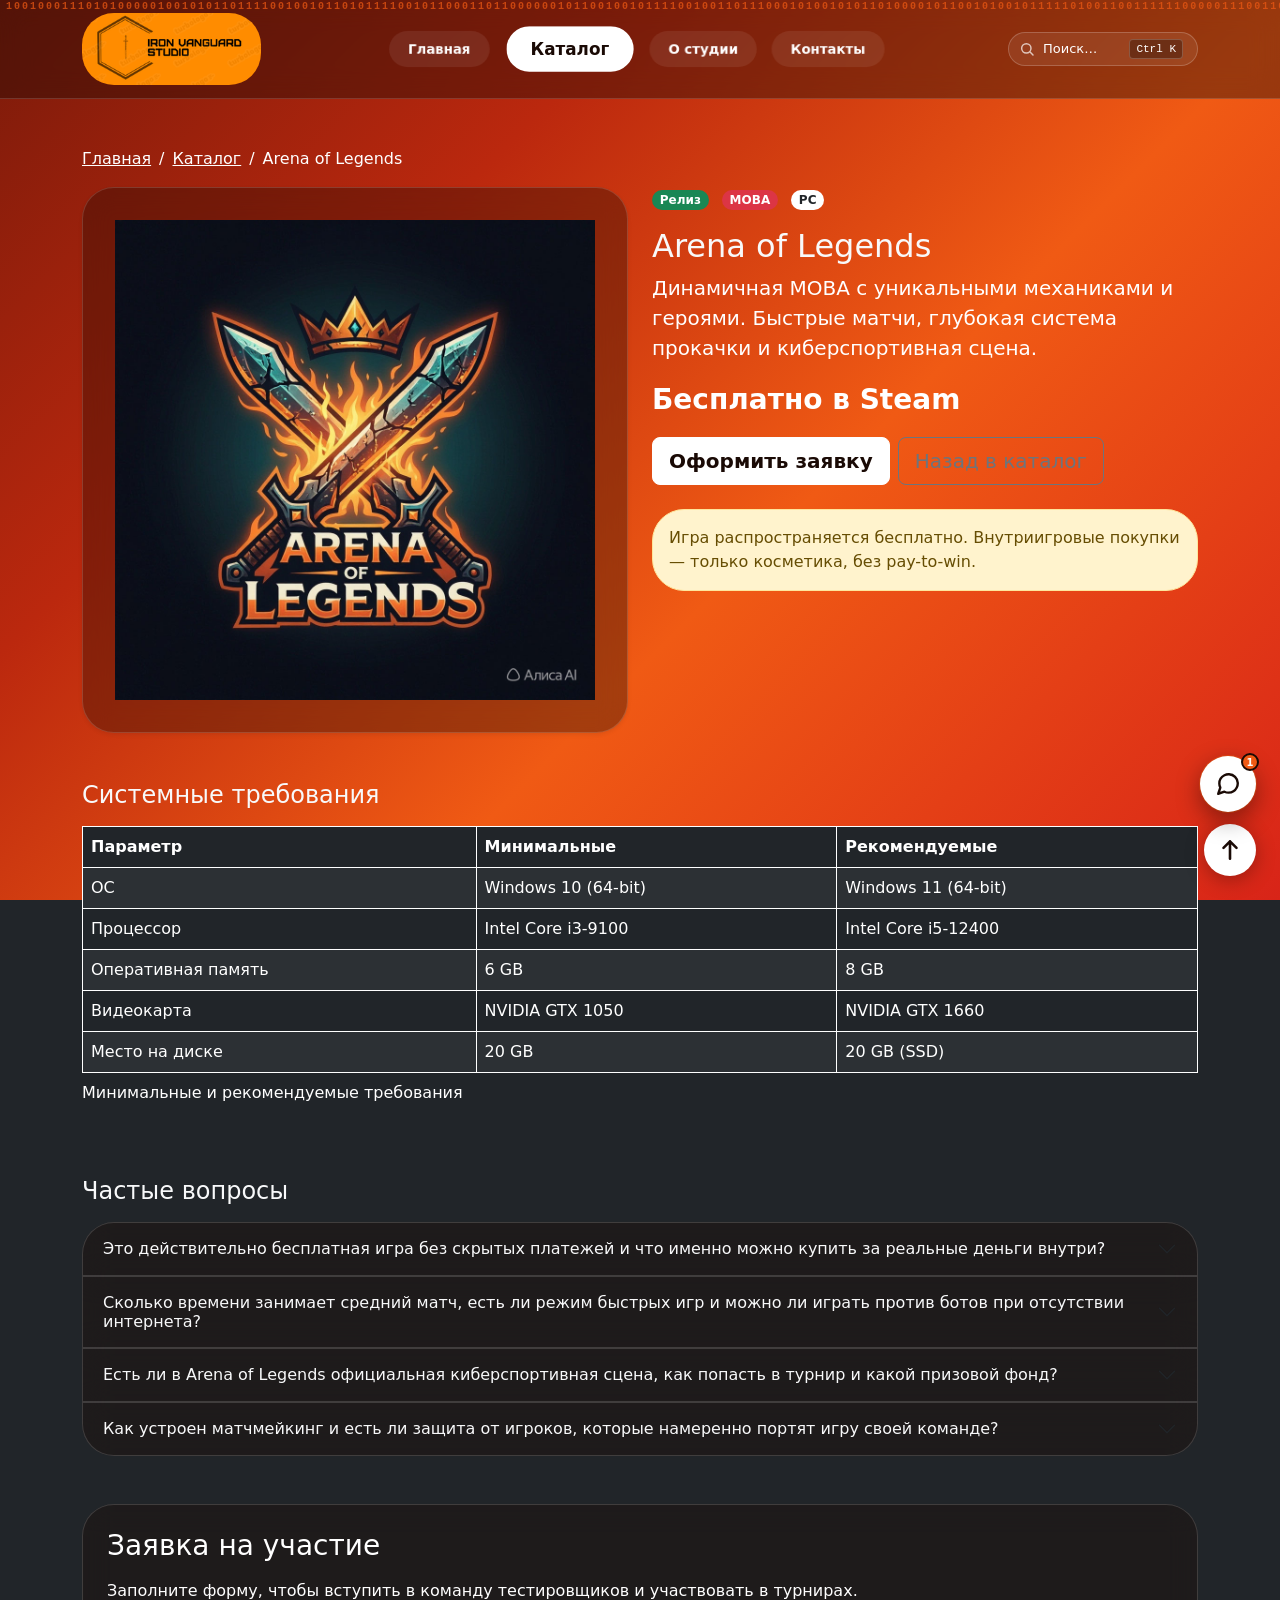
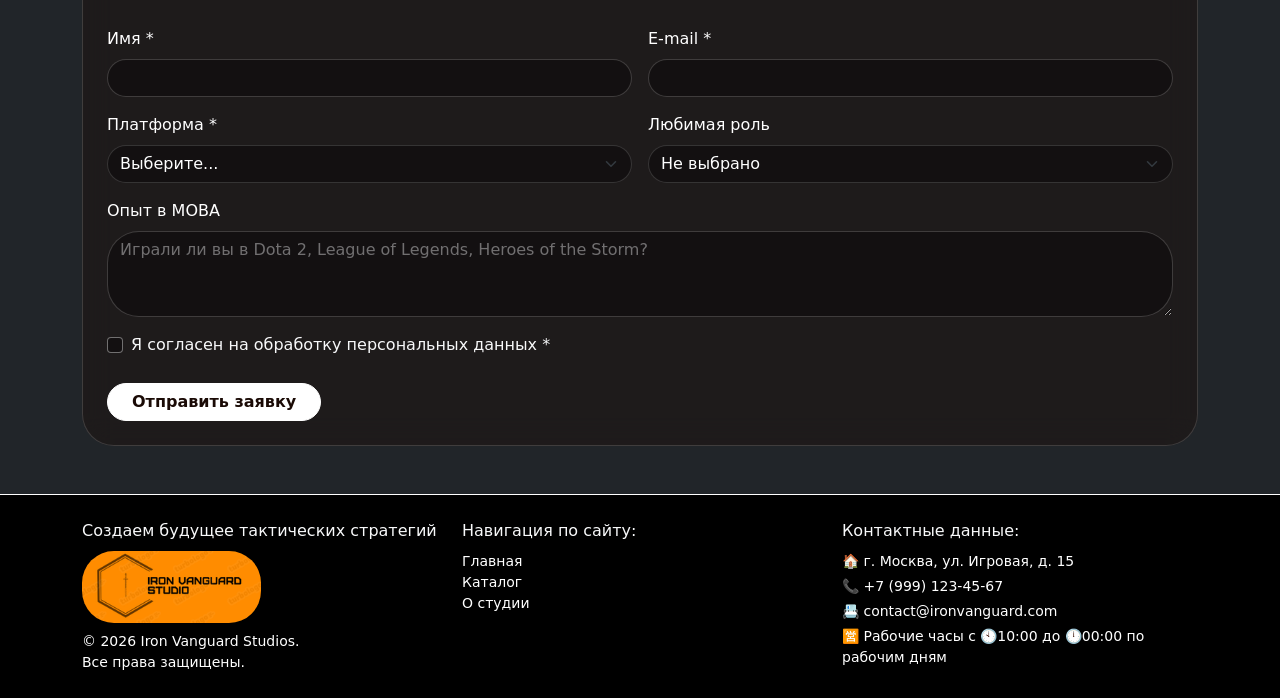
<file: product-arena-of-legends.html>
<!DOCTYPE html>
<html lang="ru">
<head>
  <meta charset="UTF-8">
  <meta name="viewport" content="width=device-width, initial-scale=1.0">
  <meta name="description" content="Arena of Legends — динамичная MOBA от Iron Vanguard Studios.">
  <title>Arena of Legends — Iron Vanguard Studios</title>
  <link rel="icon" type="image/svg+xml" href="images/cursor-shield.svg">
<link rel="alternate icon" type="image/png" href="images/iron_logo.png">
<link rel="apple-touch-icon" href="images/iron_logo.png">
  <link href="https://cdn.jsdelivr.net/npm/bootstrap@5.3.8/dist/css/bootstrap.min.css" rel="stylesheet">
  <link rel="stylesheet" href="css/custom.css">
  <link rel="stylesheet" href="css/jelly-radio.css">
</head>
<body class="bg-dark text-light">
<script src="js/features.js"></script>
  <nav class="navbar navbar-expand-lg navbar-dark bg-black sticky-top border-bottom border-secondary">
    <div class="container">
      <a class="navbar-brand" href="index.html">
        <img src="images/iron_logo.png" alt="Iron Vanguard Studios" class="navbar-logo">
      </a>
      <button class="navbar-toggler" type="button" data-bs-toggle="collapse" data-bs-target="#mainNavbar" aria-controls="mainNavbar" aria-expanded="false" aria-label="Переключить навигацию">
        <span class="navbar-toggler-icon"></span>
      </button>
      <div class="collapse navbar-collapse" id="mainNavbar">
        <div class="jelly-radio mx-auto" id="mainJellyNav" role="radiogroup" aria-label="Основная навигация">
          <button type="button" role="radio" class="jelly-radio__chip" data-href="index.html" data-on="false" aria-checked="false" tabindex="-1">
            <span class="jelly-radio__skin"><span class="jelly-radio__label">Главная</span></span>
          </button>
          <button type="button" role="radio" class="jelly-radio__chip" data-href="catalog.html" data-on="false" aria-checked="false" tabindex="-1">
            <span class="jelly-radio__skin"><span class="jelly-radio__label">Каталог</span></span>
          </button>
          <button type="button" role="radio" class="jelly-radio__chip" data-href="about.html" data-on="false" aria-checked="false" tabindex="-1">
            <span class="jelly-radio__skin"><span class="jelly-radio__label">О студии</span></span>
          </button>
          <button type="button" role="radio" class="jelly-radio__chip" data-href="contacts.html" data-on="false" aria-checked="false" tabindex="-1">
            <span class="jelly-radio__skin"><span class="jelly-radio__label">Контакты</span></span>
          </button>
        </div>
      </div>
    </div>
  </nav>

  <main class="container my-5">
    <nav aria-label="breadcrumb">
      <ol class="breadcrumb">
        <li class="breadcrumb-item"><a href="index.html" class="text-primary">Главная</a></li>
        <li class="breadcrumb-item"><a href="catalog.html" class="text-primary">Каталог</a></li>
        <li class="breadcrumb-item active text-secondary" aria-current="page">Arena of Legends</li>
      </ol>
    </nav>

    <div class="row g-4 mb-5">
      <div class="col-12 col-lg-6">
        <div class="card bg-black border-secondary shadow-sm">
          <img src="images/arena_of_legends_logo.jpeg" class="card-img-top placeholder-image" alt="Arena of Legends" style="object-fit:contain; padding:2rem;">
        </div>
      </div>
      <div class="col-12 col-lg-6">
        <div class="mb-3">
          <span class="badge bg-success me-2">Релиз</span>
          <span class="badge bg-danger me-2">MOBA</span>
          <span class="badge bg-secondary text-dark">PC</span>
        </div>
        <h1 class="h2">Arena of Legends</h1>
        <p class="lead text-secondary">Динамичная MOBA с уникальными механиками и героями. Быстрые матчи, глубокая система прокачки и киберспортивная сцена.</p>
        <p class="fs-3 fw-bold text-primary">Бесплатно в Steam</p>
        <div class="d-flex gap-2 mb-4 flex-wrap">
          <a href="order.html" class="btn btn-primary btn-lg">Оформить заявку</a>
          <a href="catalog.html" class="btn btn-outline-secondary btn-lg">Назад в каталог</a>
        </div>
        <div class="alert alert-warning" role="alert">
          Игра распространяется бесплатно. Внутриигровые покупки — только косметика, без pay-to-win.
        </div>
      </div>
    </div>

    <section class="mb-5">
      <h2 class="h4 mb-3">Системные требования</h2>
      <div class="table-responsive">
        <table class="table table-dark table-striped table-bordered border-secondary align-middle">
          <caption class="text-secondary">Минимальные и рекомендуемые требования</caption>
          <thead>
            <tr><th>Параметр</th><th>Минимальные</th><th>Рекомендуемые</th></tr>
          </thead>
          <tbody>
            <tr><td>ОС</td><td>Windows 10 (64-bit)</td><td>Windows 11 (64-bit)</td></tr>
            <tr><td>Процессор</td><td>Intel Core i3-9100</td><td>Intel Core i5-12400</td></tr>
            <tr><td>Оперативная память</td><td>6 GB</td><td>8 GB</td></tr>
            <tr><td>Видеокарта</td><td>NVIDIA GTX 1050</td><td>NVIDIA GTX 1660</td></tr>
            <tr><td>Место на диске</td><td>20 GB</td><td>20 GB (SSD)</td></tr>
          </tbody>
        </table>
      </div>
    </section>

    <section class="mb-5">
      <h2 class="h4 mb-3">Частые вопросы</h2>
      <div class="accordion" id="faqAccordion">
  <div class="accordion-item bg-black border-secondary">
    <h3 class="accordion-header">
      <button class="accordion-button collapsed bg-dark text-light" type="button" data-bs-toggle="collapse" data-bs-target="#faq1" aria-expanded="false" aria-controls="faq1">
        Это действительно бесплатная игра без скрытых платежей и что именно можно купить за реальные деньги внутри?
      </button>
    </h3>
    <div id="faq1" class="accordion-collapse collapse" data-bs-parent="#faqAccordion">
      <div class="accordion-body text-secondary">
        Да, игра полностью бесплатна — все герои и карты доступны с первого дня, без платных «разблокировок». За реальные деньги продаются только косметические предметы: скины героев, эмоции, эффекты и рамки профиля. Никакого pay-to-win: параметры героев и предметов нельзя купить или усилить за деньги. Донат не влияет на баланс и матчмейкинг.
      </div>
    </div>
  </div>

  <div class="accordion-item bg-black border-secondary">
    <h3 class="accordion-header">
      <button class="accordion-button collapsed bg-dark text-light" type="button" data-bs-toggle="collapse" data-bs-target="#faq2" aria-expanded="false" aria-controls="faq2">
        Сколько времени занимает средний матч, есть ли режим быстрых игр и можно ли играть против ботов при отсутствии интернета?
      </button>
    </h3>
    <div id="faq2" class="accordion-collapse collapse" data-bs-parent="#faqAccordion">
      <div class="accordion-body text-secondary">
        Средний матч длится 20–30 минут. Для коротких сессий есть режим «Блиц» на 10 минут с уменьшенной картой и ускоренным набором уровней. Игра против ботов доступна офлайн после первой активации, но прогресс в таких матчах не идёт в рейтинг и не даёт ежедневные награды — только для тренировки героев и механик.
      </div>
    </div>
  </div>

  <div class="accordion-item bg-black border-secondary">
    <h3 class="accordion-header">
      <button class="accordion-button collapsed bg-dark text-light" type="button" data-bs-toggle="collapse" data-bs-target="#faq3" aria-expanded="false" aria-controls="faq3">
        Есть ли в Arena of Legends официальная киберспортивная сцена, как попасть в турнир и какой призовой фонд?
      </button>
    </h3>
    <div id="faq3" class="accordion-collapse collapse" data-bs-parent="#faqAccordion">
      <div class="accordion-body text-secondary">
        Да, ежегодный турнир Arena Masters с призовым фондом $500 000 проходит осенью. Попасть можно через открытую квалификацию в игре — она стартует в июне и доступна всем игрокам с рангом выше «Платина». Формат — 5 на 5, тройная сетка. Победители получают не только призовые, но и контракт на участие в следующем сезоне в качестве приглашённой команды.
      </div>
    </div>
  </div>

  <div class="accordion-item bg-black border-secondary">
    <h3 class="accordion-header">
      <button class="accordion-button collapsed bg-dark text-light" type="button" data-bs-toggle="collapse" data-bs-target="#faq4" aria-expanded="false" aria-controls="faq4">
        Как устроен матчмейкинг и есть ли защита от игроков, которые намеренно портят игру своей команде?
      </button>
    </h3>
    <div id="faq4" class="accordion-collapse collapse" data-bs-parent="#faqAccordion">
      <div class="accordion-body text-secondary">
        Матчмейкинг подбирает игроков по внутреннему рейтингу (MMR), который обновляется после каждого матча и не зависит от покупок в игре. Против намеренных «сливов» работает система репортов и поведенческий рейтинг: игрок с плохим поведением попадает в очередь с такими же нарушителями. После трёх подтверждённых жалоб — временный запрет на рейтинговые матчи на 7 дней.
      </div>
    </div>
  </div>
</div>
    </section>

    <section class="p-4 border border-secondary rounded bg-black">
      <h2 class="h3 mb-3 text-primary">Заявка на участие</h2>
      <p class="text-secondary mb-4">Заполните форму, чтобы вступить в команду тестировщиков и участвовать в турнирах.</p>

      <div class="alert alert-success d-none" id="formSuccess" role="alert">
        Заявка успешно отправлена! Проверьте почту.
      </div>
      <div class="alert alert-danger d-none" id="formError" role="alert">
        Пожалуйста, заполните все обязательные поля.
      </div>

      <form id="betaForm" novalidate>
        <div class="row g-3">
          <div class="col-12 col-md-6">
            <label for="name" class="form-label">Имя *</label>
            <input type="text" class="form-control" id="name" name="name" required>
            <div class="invalid-feedback">Введите имя.</div>
          </div>
          <div class="col-12 col-md-6">
            <label for="email" class="form-label">E-mail *</label>
            <input type="email" class="form-control" id="email" name="email" required>
            <div class="invalid-feedback">Введите корректный e-mail.</div>
          </div>
          <div class="col-12 col-md-6">
            <label for="platform" class="form-label">Платформа *</label>
            <select class="form-select" id="platform" name="platform" required>
              <option value="">Выберите...</option>
              <option value="steam">PC (Steam)</option>
            </select>
            <div class="invalid-feedback">Выберите платформу.</div>
          </div>
          <div class="col-12 col-md-6">
            <label for="role" class="form-label">Любимая роль</label>
            <select class="form-select" id="role" name="role">
              <option value="">Не выбрано</option>
              <option value="tank">Танк</option>
              <option value="damage">Урон</option>
              <option value="support">Поддержка</option>
              <option value="assassin">Убийца</option>
            </select>
          </div>
          <div class="col-12">
            <label for="experience" class="form-label">Опыт в MOBA</label>
            <textarea class="form-control" id="experience" name="experience" rows="3" placeholder="Играли ли вы в Dota 2, League of Legends, Heroes of the Storm?"></textarea>
          </div>
          <div class="col-12">
            <div class="form-check">
              <input class="form-check-input" type="checkbox" id="consent" name="consent" required>
              <label class="form-check-label" for="consent">Я согласен на обработку персональных данных *</label>
              <div class="invalid-feedback">Обязательное поле.</div>
            </div>
          </div>
          <div class="col-12 mt-4">
            <button class="btn btn-primary px-4" type="submit">Отправить заявку</button>
          </div>
        </div>
      </form>
    </section>
  </main>

  <footer class="bg-black py-4 border-top border-secondary">
    <div class="container">
      <div class="row align-items-start g-4">
        <div class="col-12 col-md-4 text-center text-md-start">
          <a class="navbar-brand d-inline-block" href="index.html">
            <p class="mb-2 text"> Создаем будущее тактических стратегий</p>
            <img src="images/iron_logo.png" alt="Iron Vanguard Studios" class="mb-2 navbar-logo">
            <p class="mb-0 text-secondary small">&copy; 2026 Iron Vanguard Studios.<br>Все права защищены.</p>
          </a>
        </div>
        <div class="col-12 col-md-4">
          <p class="mb-2 text">Навигация по сайту:</p>
          <ul class="list-unstyled mb-0 small">
            <li><a href="index.html" class="text-secondary text-decoration-none">Главная</a></li>
            <li><a href="catalog.html" class="text-secondary text-decoration-none">Каталог</a></li>
            <li><a href="about.html" class="text-secondary text-decoration-none">О студии</a></li>
          </ul>
        </div>
        <div class="col-12 col-md-4">
          <p class="mb-2 text">Контактные данные:</p>
          <p class="mb-1 text-secondary small">🏠 г. Москва, ул. Игровая, д. 15</p>
          <p class="mb-1 text-secondary small">📞 +7 (999) 123-45-67</p>
          <p class="mb-1 text-secondary small">📇 contact@ironvanguard.com</p>
          <p class="mb-0 text-secondary small">🈺 Рабочие часы с 🕙10:00 до 🕛00:00 по рабочим дням</p>
        </div>
      </div>
    </div>
  </footer>

  <div class="scroll-shield d-none" id="navbarShield" aria-hidden="true">
    <svg viewBox="0 0 32 40" xmlns="http://www.w3.org/2000/svg" fill="currentColor" fill-rule="evenodd">
      <path d="M16 2 L28 6 L28 20 Q28 33 16 38 Q4 33 4 20 L4 6 Z M15 10 L17 10 L17 18 L24 18 L24 20 L17 20 L17 30 L15 30 L15 20 L8 20 L8 18 L15 18 Z"/>
    </svg>
  </div>

  <button id="scrollTopBtn" class="btn rounded-circle position-fixed bottom-0 end-0 m-4 d-none scroll-top-btn" style="width: 52px; height: 52px;" aria-label="Наверх">
    <svg viewBox="0 0 24 24" xmlns="http://www.w3.org/2000/svg" fill="none" stroke="currentColor" stroke-width="2.4" stroke-linecap="round" stroke-linejoin="round">
      <path d="M12 20V4M6 10l6-6 6 6"/>
    </svg>
  </button>

  <script src="https://cdn.jsdelivr.net/npm/bootstrap@5.3.8/dist/js/bootstrap.bundle.min.js"></script>
  <script src="js/jelly-radio.js"></script>
  <script src="js/main.js"></script>
</body>
</html>
</file>
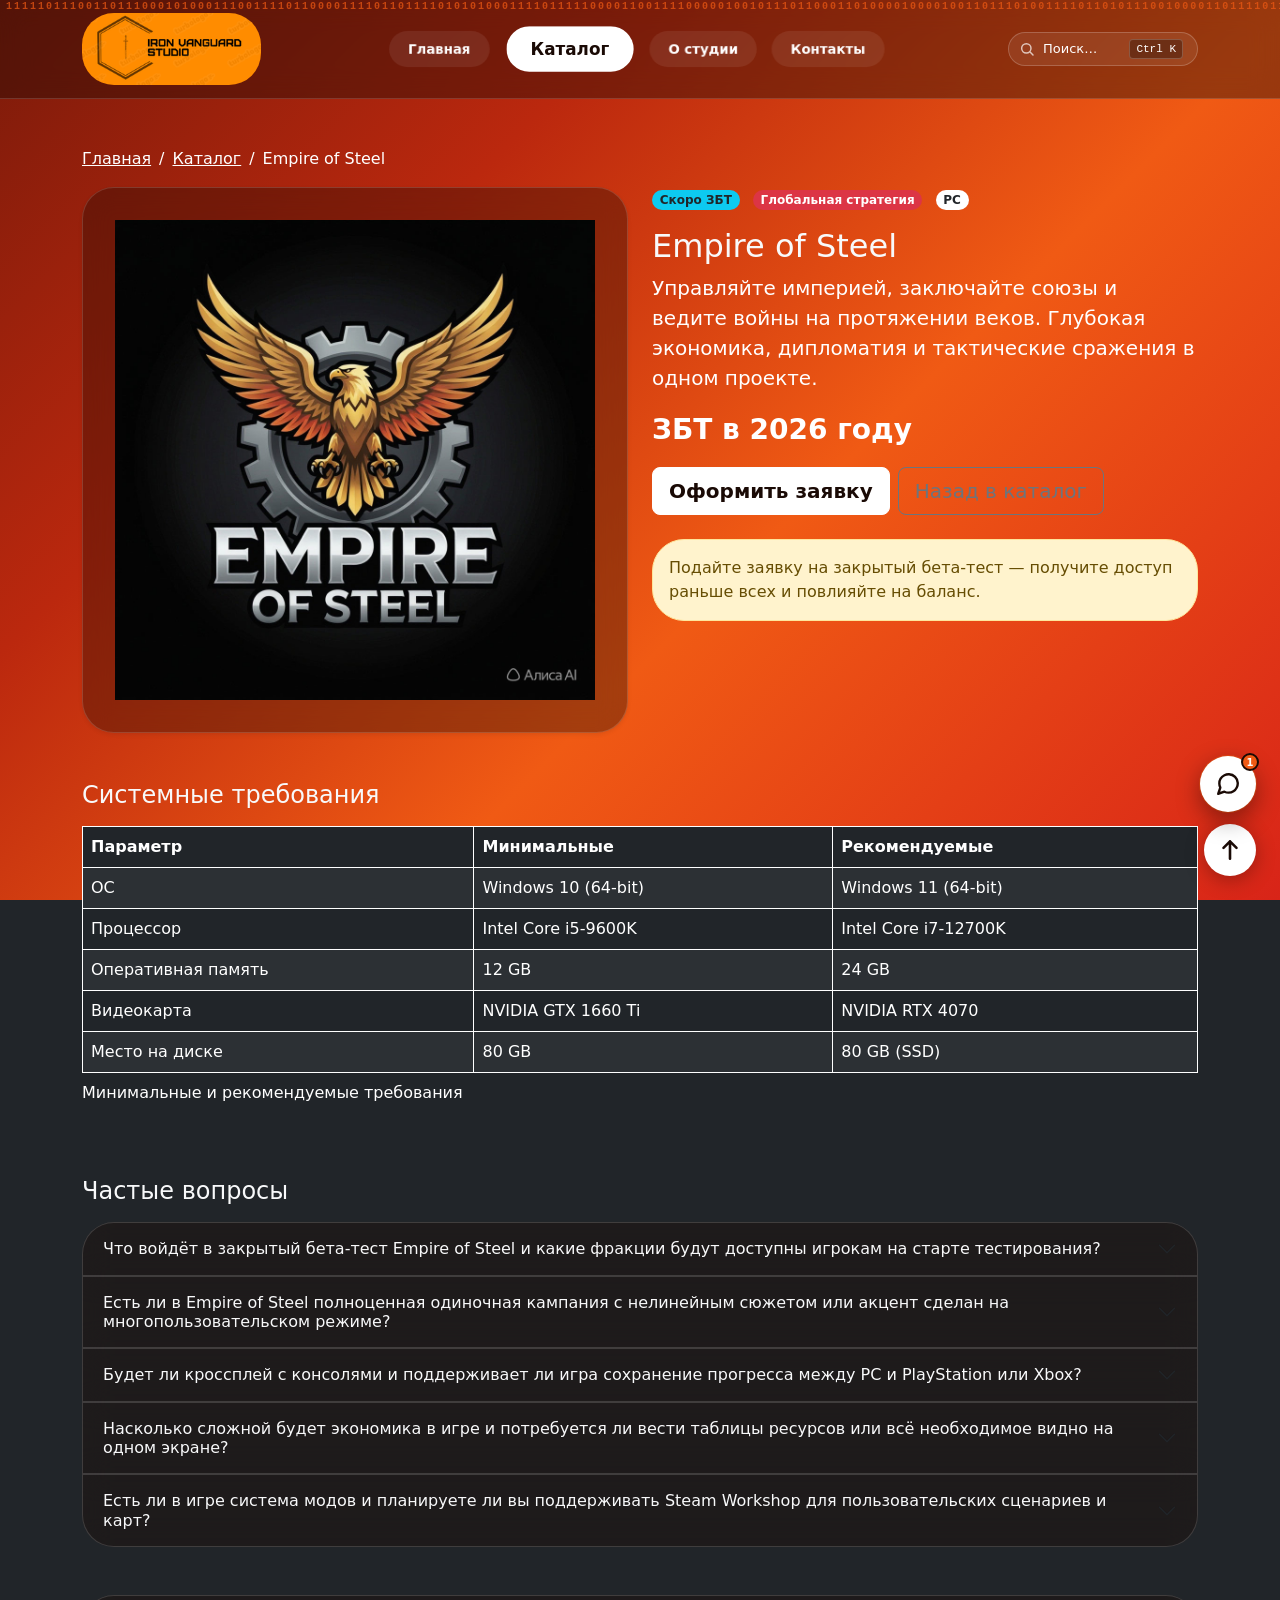
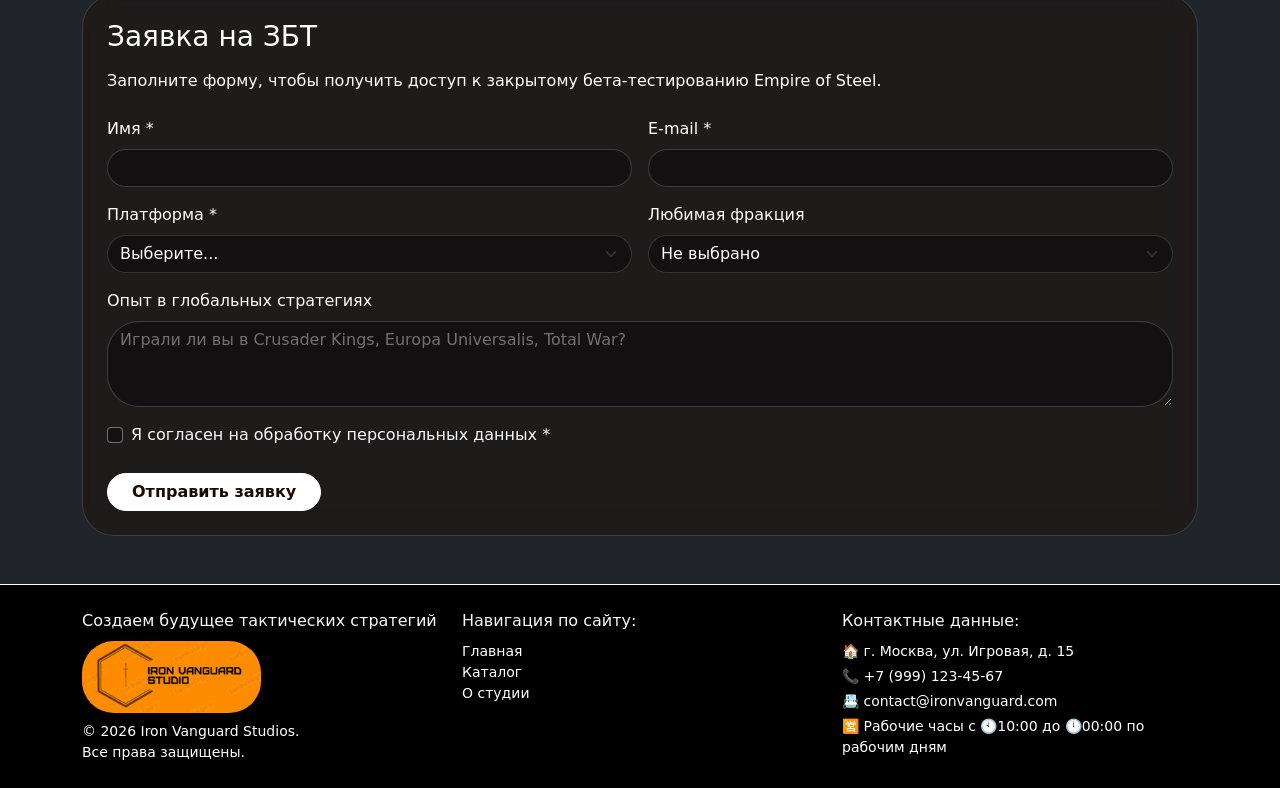
<file: product-empire-of-steel.html>
<!DOCTYPE html>
<html lang="ru">
<head>
  <meta charset="UTF-8">
  <meta name="viewport" content="width=device-width, initial-scale=1.0">
  <meta name="description" content="Empire of Steel — глобальная стратегия от Iron Vanguard Studios.">
  <title>Empire of Steel — Iron Vanguard Studios</title>
  <link rel="icon" type="image/svg+xml" href="images/cursor-shield.svg">
<link rel="alternate icon" type="image/png" href="images/iron_logo.png">
<link rel="apple-touch-icon" href="images/iron_logo.png">
  <link href="https://cdn.jsdelivr.net/npm/bootstrap@5.3.8/dist/css/bootstrap.min.css" rel="stylesheet">
  <link rel="stylesheet" href="css/custom.css">
  <link rel="stylesheet" href="css/jelly-radio.css">
</head>
<body class="bg-dark text-light">
<script src="js/features.js"></script>
  <nav class="navbar navbar-expand-lg navbar-dark bg-black sticky-top border-bottom border-secondary">
    <div class="container">
      <a class="navbar-brand" href="index.html">
        <img src="images/iron_logo.png" alt="Iron Vanguard Studios" class="navbar-logo">
      </a>
      <button class="navbar-toggler" type="button" data-bs-toggle="collapse" data-bs-target="#mainNavbar" aria-controls="mainNavbar" aria-expanded="false" aria-label="Переключить навигацию">
        <span class="navbar-toggler-icon"></span>
      </button>
      <div class="collapse navbar-collapse" id="mainNavbar">
        <div class="jelly-radio mx-auto" id="mainJellyNav" role="radiogroup" aria-label="Основная навигация">
          <button type="button" role="radio" class="jelly-radio__chip" data-href="index.html" data-on="false" aria-checked="false" tabindex="-1">
            <span class="jelly-radio__skin"><span class="jelly-radio__label">Главная</span></span>
          </button>
          <button type="button" role="radio" class="jelly-radio__chip" data-href="catalog.html" data-on="false" aria-checked="false" tabindex="-1">
            <span class="jelly-radio__skin"><span class="jelly-radio__label">Каталог</span></span>
          </button>
          <button type="button" role="radio" class="jelly-radio__chip" data-href="about.html" data-on="false" aria-checked="false" tabindex="-1">
            <span class="jelly-radio__skin"><span class="jelly-radio__label">О студии</span></span>
          </button>
          <button type="button" role="radio" class="jelly-radio__chip" data-href="contacts.html" data-on="false" aria-checked="false" tabindex="-1">
            <span class="jelly-radio__skin"><span class="jelly-radio__label">Контакты</span></span>
          </button>
        </div>
      </div>
    </div>
  </nav>

  <main class="container my-5">
    <nav aria-label="breadcrumb">
      <ol class="breadcrumb">
        <li class="breadcrumb-item"><a href="index.html" class="text-primary">Главная</a></li>
        <li class="breadcrumb-item"><a href="catalog.html" class="text-primary">Каталог</a></li>
        <li class="breadcrumb-item active text-secondary" aria-current="page">Empire of Steel</li>
      </ol>
    </nav>

    <div class="row g-4 mb-5">
      <div class="col-12 col-lg-6">
        <div class="card bg-black border-secondary shadow-sm">
          <img src="images/empire_of_steel_logo.jpeg" class="card-img-top placeholder-image" alt="Empire of Steel" style="object-fit:contain; padding:2rem;">
        </div>
      </div>
      <div class="col-12 col-lg-6">
        <div class="mb-3">
          <span class="badge bg-info text-dark me-2">Скоро ЗБТ</span>
          <span class="badge bg-danger me-2">Глобальная стратегия</span>
          <span class="badge bg-secondary text-dark">PC</span>
        </div>
        <h1 class="h2">Empire of Steel</h1>
        <p class="lead text-secondary">Управляйте империей, заключайте союзы и ведите войны на протяжении веков. Глубокая экономика, дипломатия и тактические сражения в одном проекте.</p>
        <p class="fs-3 fw-bold text-primary">ЗБТ в 2026 году</p>
        <div class="d-flex gap-2 mb-4 flex-wrap">
          <a href="order.html" class="btn btn-primary btn-lg">Оформить заявку</a>
          <a href="catalog.html" class="btn btn-outline-secondary btn-lg">Назад в каталог</a>
        </div>
        <div class="alert alert-warning" role="alert">
          Подайте заявку на закрытый бета-тест — получите доступ раньше всех и повлияйте на баланс.
        </div>
      </div>
    </div>

    <section class="mb-5">
      <h2 class="h4 mb-3">Системные требования</h2>
      <div class="table-responsive">
        <table class="table table-dark table-striped table-bordered border-secondary align-middle">
          <caption class="text-secondary">Минимальные и рекомендуемые требования</caption>
          <thead>
            <tr><th>Параметр</th><th>Минимальные</th><th>Рекомендуемые</th></tr>
          </thead>
          <tbody>
            <tr><td>ОС</td><td>Windows 10 (64-bit)</td><td>Windows 11 (64-bit)</td></tr>
            <tr><td>Процессор</td><td>Intel Core i5-9600K</td><td>Intel Core i7-12700K</td></tr>
            <tr><td>Оперативная память</td><td>12 GB</td><td>24 GB</td></tr>
            <tr><td>Видеокарта</td><td>NVIDIA GTX 1660 Ti</td><td>NVIDIA RTX 4070</td></tr>
            <tr><td>Место на диске</td><td>80 GB</td><td>80 GB (SSD)</td></tr>
          </tbody>
        </table>
      </div>
    </section>

    <section class="mb-5">
      <h2 class="h4 mb-3">Частые вопросы</h2>
      <div class="accordion" id="faqAccordion">
  <div class="accordion-item bg-black border-secondary">
    <h3 class="accordion-header">
      <button class="accordion-button collapsed bg-dark text-light" type="button" data-bs-toggle="collapse" data-bs-target="#faq1" aria-expanded="false" aria-controls="faq1">
        Что войдёт в закрытый бета-тест Empire of Steel и какие фракции будут доступны игрокам на старте тестирования?
      </button>
    </h3>
    <div id="faq1" class="accordion-collapse collapse" data-bs-parent="#faqAccordion">
      <div class="accordion-body text-secondary">
        ЗБТ включает 3 из 5 фракций — Рим, Карфаген и Персию. Также в тесте доступны мультиплеер на 4 игроков и первая часть одиночной кампании (около 8 миссий). Все участники получат скидку 25% на релиз и уникальный скин юнита. Запись на тестирование откроется в 2026 году через форму на этой странице.
      </div>
    </div>
  </div>

  <div class="accordion-item bg-black border-secondary">
    <h3 class="accordion-header">
      <button class="accordion-button collapsed bg-dark text-light" type="button" data-bs-toggle="collapse" data-bs-target="#faq2" aria-expanded="false" aria-controls="faq2">
        Есть ли в Empire of Steel полноценная одиночная кампания с нелинейным сюжетом или акцент сделан на многопользовательском режиме?
      </button>
    </h3>
    <div id="faq2" class="accordion-collapse collapse" data-bs-parent="#faqAccordion">
      <div class="accordion-body text-secondary">
        Одиночная кампания — главная часть игры: 30+ часов, нелинейный сюжет с историческими развилками, 5 фракций и 4 концовки. Мультиплеер сосуществует отдельно и не требует прохождения кампании. Для любителей сложных задач есть режим «Хроники»: исторические сценарии с ограниченными ресурсами, где нужно повторить реальную битву при тех же условиях.
      </div>
    </div>
  </div>

  <div class="accordion-item bg-black border-secondary">
    <h3 class="accordion-header">
      <button class="accordion-button collapsed bg-dark text-light" type="button" data-bs-toggle="collapse" data-bs-target="#faq3" aria-expanded="false" aria-controls="faq3">
        Будет ли кроссплей с консолями и поддерживает ли игра сохранение прогресса между PC и PlayStation или Xbox?
      </button>
    </h3>
    <div id="faq3" class="accordion-collapse collapse" data-bs-parent="#faqAccordion">
      <div class="accordion-body text-secondary">
        На релизе игра выйдет только на PC. Портирование на PlayStation 5 и Xbox Series X|S запланировано на 2027 год — кроссплей и общий прогресс между PC и консолями появятся одновременно с консольной версией. Архитектура сохранений уже готова к синхронизации: прогресс хранится в облаке Iron Vanguard Account, а не локально.
      </div>
    </div>
  </div>

  <div class="accordion-item bg-black border-secondary">
    <h3 class="accordion-header">
      <button class="accordion-button collapsed bg-dark text-light" type="button" data-bs-toggle="collapse" data-bs-target="#faq4" aria-expanded="false" aria-controls="faq4">
        Насколько сложной будет экономика в игре и потребуется ли вести таблицы ресурсов или всё необходимое видно на одном экране?
      </button>
    </h3>
    <div id="faq4" class="accordion-collapse collapse" data-bs-parent="#faqAccordion">
      <div class="accordion-body text-secondary">
        Экономика глубокая, но интерфейс продуман так, чтобы не заставлять игрока вести таблицы: все ключевые показатели — ресурсы, налоги, поставки, дипломатические отношения — отображаются на одном экране. Для тех, кому нужна детализация, есть расширенный режим отчётов и экспорт в CSV. Обучающая кампания занимает 2–3 часа и объясняет все системы постепенно.
      </div>
    </div>
  </div>

  <div class="accordion-item bg-black border-secondary">
    <h3 class="accordion-header">
      <button class="accordion-button collapsed bg-dark text-light" type="button" data-bs-toggle="collapse" data-bs-target="#faq5" aria-expanded="false" aria-controls="faq5">
        Есть ли в игре система модов и планируете ли вы поддерживать Steam Workshop для пользовательских сценариев и карт?
      </button>
    </h3>
    <div id="faq5" class="accordion-collapse collapse" data-bs-parent="#faqAccordion">
      <div class="accordion-body text-secondary">
        Да, Steam Workshop будет поддерживаться с первого дня релиза. Редактор карт и модов выйдет одновременно с игрой, а для моддеров мы подготовим документацию и шаблоны сценариев на Lua. Лучшие пользовательские карты попадут в официальные сезонные турниры с призовым фондом — так мы поощряем сообщество и одновременно получаем бесплатный контент для игроков.
      </div>
    </div>
  </div>
</div>
    </section>

    <section class="p-4 border border-secondary rounded bg-black">
      <h2 class="h3 mb-3 text-primary">Заявка на ЗБТ</h2>
      <p class="text-secondary mb-4">Заполните форму, чтобы получить доступ к закрытому бета-тестированию Empire of Steel.</p>

      <div class="alert alert-success d-none" id="formSuccess" role="alert">
        Заявка успешно отправлена! Проверьте почту.
      </div>
      <div class="alert alert-danger d-none" id="formError" role="alert">
        Пожалуйста, заполните все обязательные поля.
      </div>

      <form id="betaForm" novalidate>
        <div class="row g-3">
          <div class="col-12 col-md-6">
            <label for="name" class="form-label">Имя *</label>
            <input type="text" class="form-control" id="name" name="name" required>
            <div class="invalid-feedback">Введите имя.</div>
          </div>
          <div class="col-12 col-md-6">
            <label for="email" class="form-label">E-mail *</label>
            <input type="email" class="form-control" id="email" name="email" required>
            <div class="invalid-feedback">Введите корректный e-mail.</div>
          </div>
          <div class="col-12 col-md-6">
            <label for="platform" class="form-label">Платформа *</label>
            <select class="form-select" id="platform" name="platform" required>
              <option value="">Выберите...</option>
              <option value="steam">PC (Steam)</option>
              <option value="epic">PC (Epic Games)</option>
            </select>
            <div class="invalid-feedback">Выберите платформу.</div>
          </div>
          <div class="col-12 col-md-6">
            <label for="faction" class="form-label">Любимая фракция</label>
            <select class="form-select" id="faction" name="faction">
              <option value="">Не выбрано</option>
              <option value="rome">Рим</option>
              <option value="carthage">Карфаген</option>
              <option value="persia">Персия</option>
              <option value="egypt">Египет</option>
            </select>
          </div>
          <div class="col-12">
            <label for="experience" class="form-label">Опыт в глобальных стратегиях</label>
            <textarea class="form-control" id="experience" name="experience" rows="3" placeholder="Играли ли вы в Crusader Kings, Europa Universalis, Total War?"></textarea>
          </div>
          <div class="col-12">
            <div class="form-check">
              <input class="form-check-input" type="checkbox" id="consent" name="consent" required>
              <label class="form-check-label" for="consent">Я согласен на обработку персональных данных *</label>
              <div class="invalid-feedback">Обязательное поле.</div>
            </div>
          </div>
          <div class="col-12 mt-4">
            <button class="btn btn-primary px-4" type="submit">Отправить заявку</button>
          </div>
        </div>
      </form>
    </section>
  </main>

  <footer class="bg-black py-4 border-top border-secondary">
    <div class="container">
      <div class="row align-items-start g-4">
        <div class="col-12 col-md-4 text-center text-md-start">
          <a class="navbar-brand d-inline-block" href="index.html">
            <p class="mb-2 text"> Создаем будущее тактических стратегий</p>
            <img src="images/iron_logo.png" alt="Iron Vanguard Studios" class="mb-2 navbar-logo">
            <p class="mb-0 text-secondary small">&copy; 2026 Iron Vanguard Studios.<br>Все права защищены.</p>
          </a>
        </div>
        <div class="col-12 col-md-4">
          <p class="mb-2 text">Навигация по сайту:</p>
          <ul class="list-unstyled mb-0 small">
            <li><a href="index.html" class="text-secondary text-decoration-none">Главная</a></li>
            <li><a href="catalog.html" class="text-secondary text-decoration-none">Каталог</a></li>
            <li><a href="about.html" class="text-secondary text-decoration-none">О студии</a></li>
          </ul>
        </div>
        <div class="col-12 col-md-4">
          <p class="mb-2 text">Контактные данные:</p>
          <p class="mb-1 text-secondary small">🏠 г. Москва, ул. Игровая, д. 15</p>
          <p class="mb-1 text-secondary small">📞 +7 (999) 123-45-67</p>
          <p class="mb-1 text-secondary small">📇 contact@ironvanguard.com</p>
          <p class="mb-0 text-secondary small">🈺 Рабочие часы с 🕙10:00 до 🕛00:00 по рабочим дням</p>
        </div>
      </div>
    </div>
  </footer>

  <div class="scroll-shield d-none" id="navbarShield" aria-hidden="true">
    <svg viewBox="0 0 32 40" xmlns="http://www.w3.org/2000/svg" fill="currentColor" fill-rule="evenodd">
      <path d="M16 2 L28 6 L28 20 Q28 33 16 38 Q4 33 4 20 L4 6 Z M15 10 L17 10 L17 18 L24 18 L24 20 L17 20 L17 30 L15 30 L15 20 L8 20 L8 18 L15 18 Z"/>
    </svg>
  </div>

  <button id="scrollTopBtn" class="btn rounded-circle position-fixed bottom-0 end-0 m-4 d-none scroll-top-btn" style="width: 52px; height: 52px;" aria-label="Наверх">
    <svg viewBox="0 0 24 24" xmlns="http://www.w3.org/2000/svg" fill="none" stroke="currentColor" stroke-width="2.4" stroke-linecap="round" stroke-linejoin="round">
      <path d="M12 20V4M6 10l6-6 6 6"/>
    </svg>
  </button>

  <script src="https://cdn.jsdelivr.net/npm/bootstrap@5.3.8/dist/js/bootstrap.bundle.min.js"></script>
  <script src="js/jelly-radio.js"></script>
  <script src="js/main.js"></script>
</body>
</html>
</file>
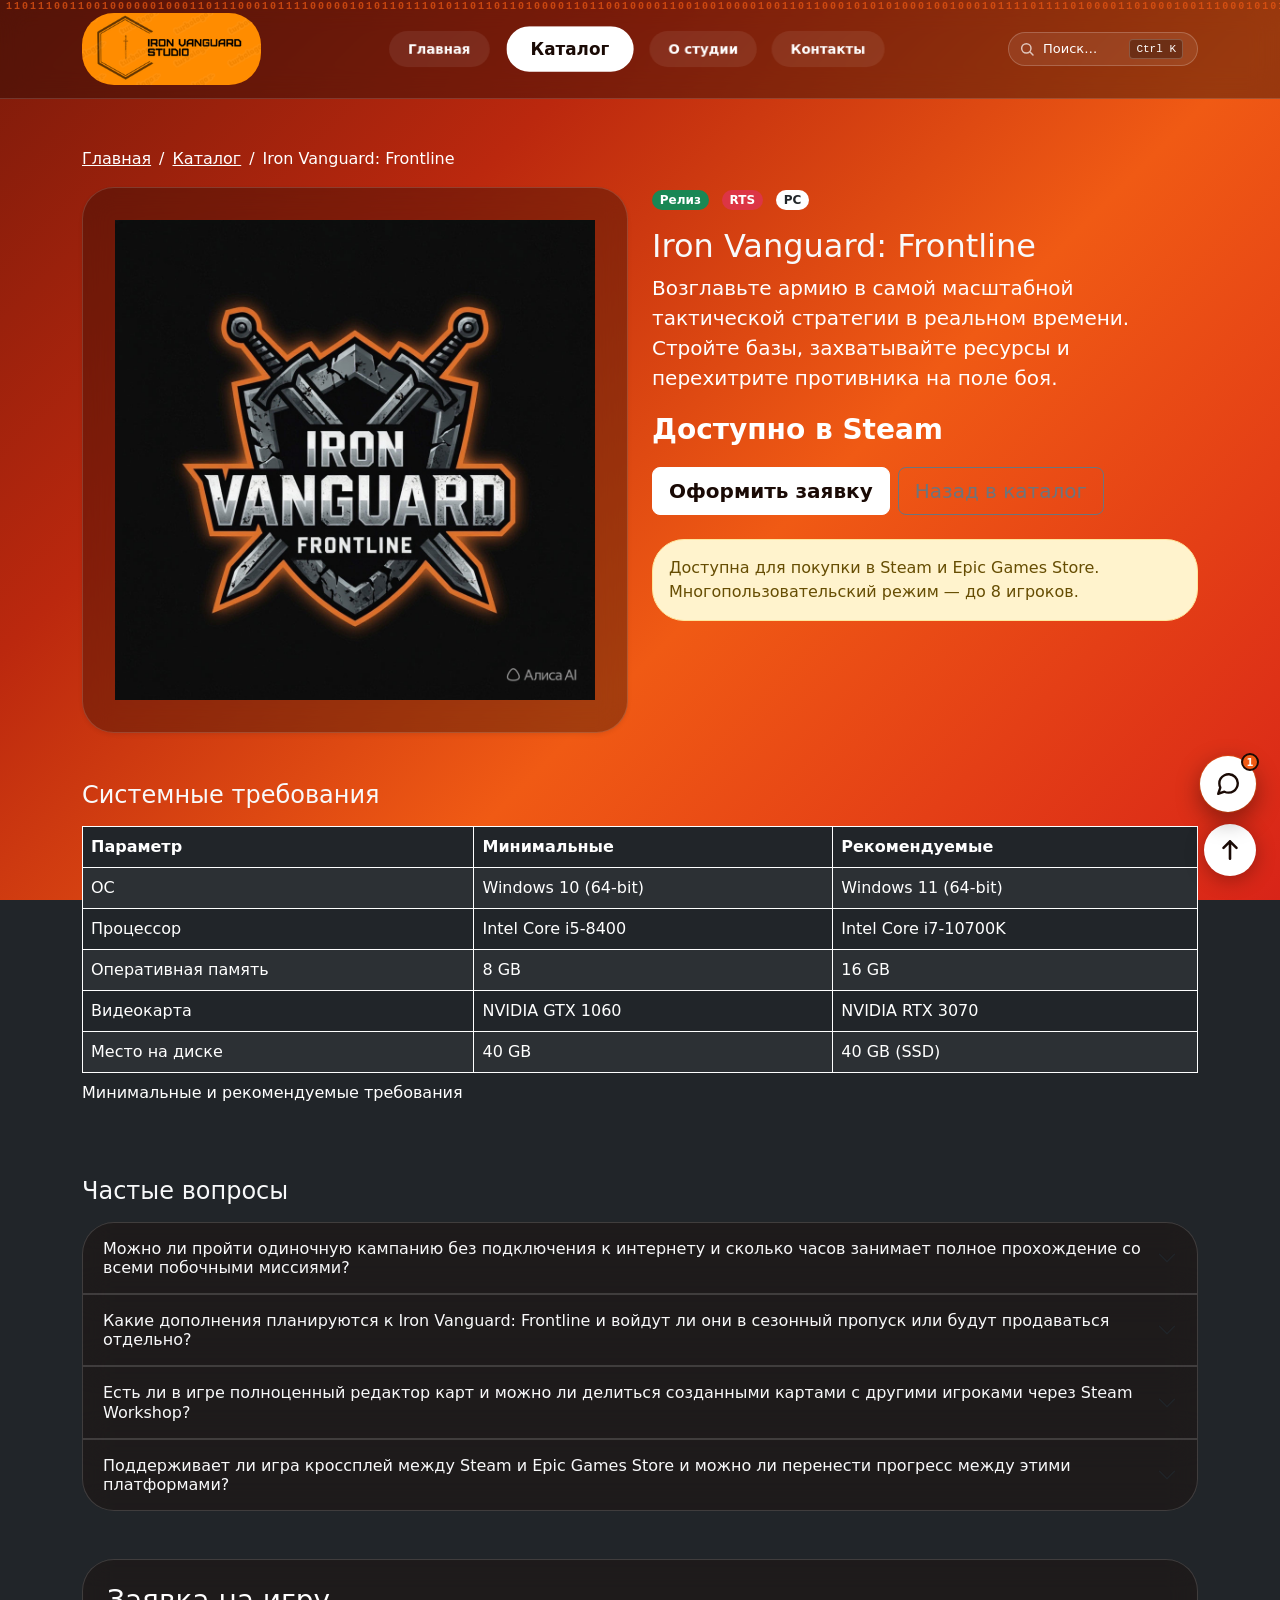
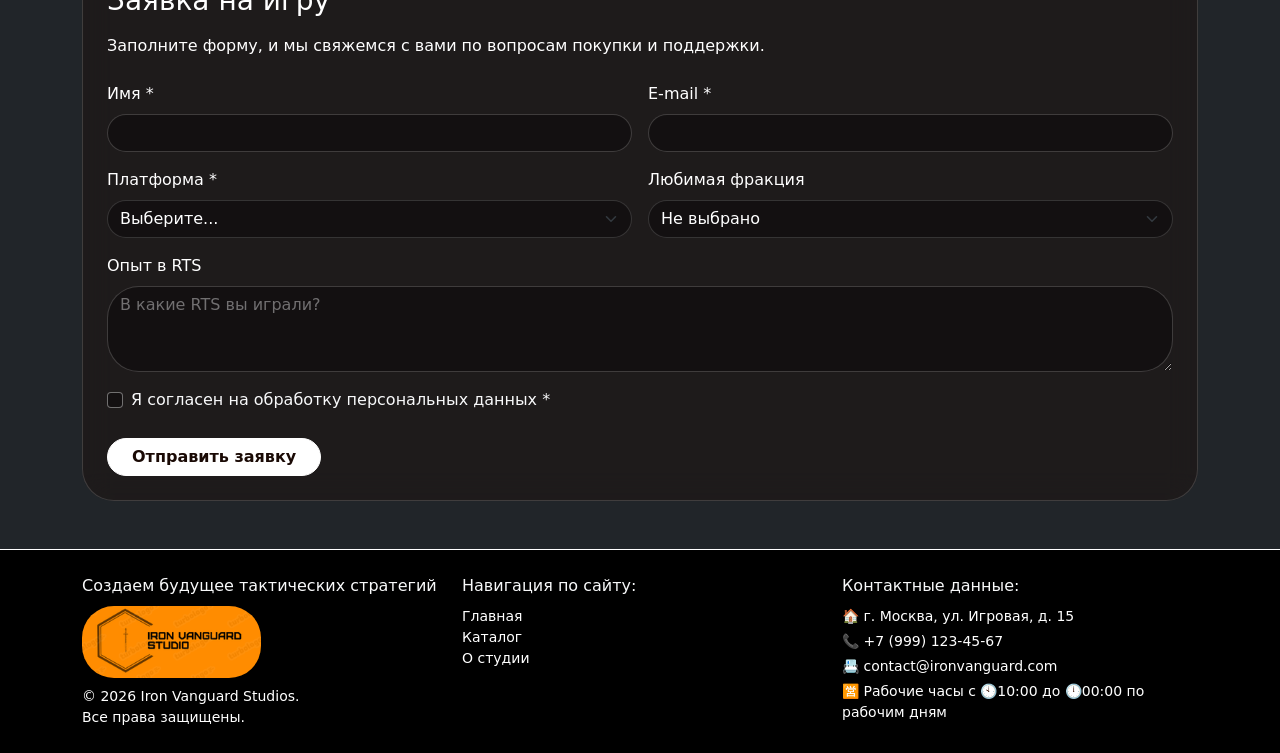
<file: product-iron-vanguard.html>
<!DOCTYPE html>
<html lang="ru">
<head>
  <meta charset="UTF-8">
  <meta name="viewport" content="width=device-width, initial-scale=1.0">
  <meta name="description" content="Iron Vanguard: Frontline — масштабная RTS от Iron Vanguard Studios.">
  <title>Iron Vanguard: Frontline — Iron Vanguard Studios</title>
  <link rel="icon" type="image/svg+xml" href="images/cursor-shield.svg">
<link rel="alternate icon" type="image/png" href="images/iron_logo.png">
<link rel="apple-touch-icon" href="images/iron_logo.png">
  <link href="https://cdn.jsdelivr.net/npm/bootstrap@5.3.8/dist/css/bootstrap.min.css" rel="stylesheet">
  <link rel="stylesheet" href="css/custom.css">
  <link rel="stylesheet" href="css/jelly-radio.css">
</head>
<body class="bg-dark text-light">
<script src="js/features.js"></script>
  <nav class="navbar navbar-expand-lg navbar-dark bg-black sticky-top border-bottom border-secondary">
    <div class="container">
      <a class="navbar-brand" href="index.html">
        <img src="images/iron_logo.png" alt="Iron Vanguard Studios" class="navbar-logo">
      </a>
      <button class="navbar-toggler" type="button" data-bs-toggle="collapse" data-bs-target="#mainNavbar" aria-controls="mainNavbar" aria-expanded="false" aria-label="Переключить навигацию">
        <span class="navbar-toggler-icon"></span>
      </button>
      <div class="collapse navbar-collapse" id="mainNavbar">
        <div class="jelly-radio mx-auto" id="mainJellyNav" role="radiogroup" aria-label="Основная навигация">
          <button type="button" role="radio" class="jelly-radio__chip" data-href="index.html" data-on="false" aria-checked="false" tabindex="-1">
            <span class="jelly-radio__skin"><span class="jelly-radio__label">Главная</span></span>
          </button>
          <button type="button" role="radio" class="jelly-radio__chip" data-href="catalog.html" data-on="false" aria-checked="false" tabindex="-1">
            <span class="jelly-radio__skin"><span class="jelly-radio__label">Каталог</span></span>
          </button>
          <button type="button" role="radio" class="jelly-radio__chip" data-href="about.html" data-on="false" aria-checked="false" tabindex="-1">
            <span class="jelly-radio__skin"><span class="jelly-radio__label">О студии</span></span>
          </button>
          <button type="button" role="radio" class="jelly-radio__chip" data-href="contacts.html" data-on="false" aria-checked="false" tabindex="-1">
            <span class="jelly-radio__skin"><span class="jelly-radio__label">Контакты</span></span>
          </button>
        </div>
      </div>
    </div>
  </nav>

  <main class="container my-5">
    <nav aria-label="breadcrumb">
      <ol class="breadcrumb">
        <li class="breadcrumb-item"><a href="index.html" class="text-primary">Главная</a></li>
        <li class="breadcrumb-item"><a href="catalog.html" class="text-primary">Каталог</a></li>
        <li class="breadcrumb-item active text-secondary" aria-current="page">Iron Vanguard: Frontline</li>
      </ol>
    </nav>

    <div class="row g-4 mb-5">
      <div class="col-12 col-lg-6">
        <div class="card bg-black border-secondary shadow-sm">
          <img src="images/iron_vanguard_logo.jpeg" class="card-img-top placeholder-image" alt="Iron Vanguard: Frontline" style="object-fit:contain; padding:2rem;">
        </div>
      </div>
      <div class="col-12 col-lg-6">
        <div class="mb-3">
          <span class="badge bg-success me-2">Релиз</span>
          <span class="badge bg-danger me-2">RTS</span>
          <span class="badge bg-secondary text-dark">PC</span>
        </div>
        <h1 class="h2">Iron Vanguard: Frontline</h1>
        <p class="lead text-secondary">Возглавьте армию в самой масштабной тактической стратегии в реальном времени. Стройте базы, захватывайте ресурсы и перехитрите противника на поле боя.</p>
        <p class="fs-3 fw-bold text-primary">Доступно в Steam</p>
        <div class="d-flex gap-2 mb-4 flex-wrap">
          <a href="order.html" class="btn btn-primary btn-lg">Оформить заявку</a>
          <a href="catalog.html" class="btn btn-outline-secondary btn-lg">Назад в каталог</a>
        </div>
        <div class="alert alert-warning" role="alert">
          Доступна для покупки в Steam и Epic Games Store. Многопользовательский режим — до 8 игроков.
        </div>
      </div>
    </div>

    <section class="mb-5">
      <h2 class="h4 mb-3">Системные требования</h2>
      <div class="table-responsive">
        <table class="table table-dark table-striped table-bordered border-secondary align-middle">
          <caption class="text-secondary">Минимальные и рекомендуемые требования</caption>
          <thead>
            <tr><th>Параметр</th><th>Минимальные</th><th>Рекомендуемые</th></tr>
          </thead>
          <tbody>
            <tr><td>ОС</td><td>Windows 10 (64-bit)</td><td>Windows 11 (64-bit)</td></tr>
            <tr><td>Процессор</td><td>Intel Core i5-8400</td><td>Intel Core i7-10700K</td></tr>
            <tr><td>Оперативная память</td><td>8 GB</td><td>16 GB</td></tr>
            <tr><td>Видеокарта</td><td>NVIDIA GTX 1060</td><td>NVIDIA RTX 3070</td></tr>
            <tr><td>Место на диске</td><td>40 GB</td><td>40 GB (SSD)</td></tr>
          </tbody>
        </table>
      </div>
    </section>

    <section class="mb-5">
      <h2 class="h4 mb-3">Частые вопросы</h2>
      <div class="accordion" id="faqAccordion">
  <div class="accordion-item bg-black border-secondary">
    <h3 class="accordion-header">
      <button class="accordion-button collapsed bg-dark text-light" type="button" data-bs-toggle="collapse" data-bs-target="#faq1" aria-expanded="false" aria-controls="faq1">
        Можно ли пройти одиночную кампанию без подключения к интернету и сколько часов занимает полное прохождение со всеми побочными миссиями?
      </button>
    </h3>
    <div id="faq1" class="accordion-collapse collapse" data-bs-parent="#faqAccordion">
      <div class="accordion-body text-secondary">
        Да, одиночная кампания доступна полностью офлайн после первой активации. Основная сюжетная линия занимает 20–25 часов, полное прохождение со всеми побочными миссиями и открытием альтернативных концовок — 40–50 часов. Мультиплеер требует постоянного подключения, но не блокирует офлайн-режим при отсутствии сети.
      </div>
    </div>
  </div>

  <div class="accordion-item bg-black border-secondary">
    <h3 class="accordion-header">
      <button class="accordion-button collapsed bg-dark text-light" type="button" data-bs-toggle="collapse" data-bs-target="#faq2" aria-expanded="false" aria-controls="faq2">
        Какие дополнения планируются к Iron Vanguard: Frontline и войдут ли они в сезонный пропуск или будут продаваться отдельно?
      </button>
    </h3>
    <div id="faq2" class="accordion-collapse collapse" data-bs-parent="#faqAccordion">
      <div class="accordion-body text-secondary">
        В 2026 году выйдет первое крупное DLC «Пепел Империи» с новой фракцией, 6 миссиями кампании и 12 юнитами. Оно не входит в сезонный пропуск — продаётся отдельно, владельцы издания Deluxe получат его бесплатно. Второе DLC запланировано на 2027 год, точная тема пока не раскрыта. Никаких подписок и обязательных платежей не будет.
      </div>
    </div>
  </div>

  <div class="accordion-item bg-black border-secondary">
    <h3 class="accordion-header">
      <button class="accordion-button collapsed bg-dark text-light" type="button" data-bs-toggle="collapse" data-bs-target="#faq3" aria-expanded="false" aria-controls="faq3">
        Есть ли в игре полноценный редактор карт и можно ли делиться созданными картами с другими игроками через Steam Workshop?
      </button>
    </h3>
    <div id="faq3" class="accordion-collapse collapse" data-bs-parent="#faqAccordion">
      <div class="accordion-body text-secondary">
        Да, редактор карт доступен с релиза и поддерживает Steam Workshop. Игроки могут создавать сценарии, менять расстановку юнитов, ресурсы и погодные условия. Лучшие карты попадают в официальную ротацию мультиплеера с указанием автора. В 2025 году вышло обновление, добавившее поддержку скриптовых сценариев на Lua — это открыло путь для полноценных пользовательских кампаний.
      </div>
    </div>
  </div>

  <div class="accordion-item bg-black border-secondary">
    <h3 class="accordion-header">
      <button class="accordion-button collapsed bg-dark text-light" type="button" data-bs-toggle="collapse" data-bs-target="#faq4" aria-expanded="false" aria-controls="faq4">
        Поддерживает ли игра кроссплей между Steam и Epic Games Store и можно ли перенести прогресс между этими платформами?
      </button>
    </h3>
    <div id="faq4" class="accordion-collapse collapse" data-bs-parent="#faqAccordion">
      <div class="accordion-body text-secondary">
        Да, кроссплей между Steam и Epic Games Store реализован с первого дня — матчи объединяются в общий пул. Прогресс, достижения и покупки синхронизируются через Iron Vanguard Account: зарегистрируйте аккаунт и привяжите обе платформы. Перенос с консолей на PC пока недоступен, но появится вместе с портированием в 2026 году.
      </div>
    </div>
  </div>
</div>
    </section>

    <section class="p-4 border border-secondary rounded bg-black">
      <h2 class="h3 mb-3 text-primary">Заявка на игру</h2>
      <p class="text-secondary mb-4">Заполните форму, и мы свяжемся с вами по вопросам покупки и поддержки.</p>

      <div class="alert alert-success d-none" id="formSuccess" role="alert">
        Заявка успешно отправлена! Проверьте почту.
      </div>
      <div class="alert alert-danger d-none" id="formError" role="alert">
        Пожалуйста, заполните все обязательные поля.
      </div>

      <form id="betaForm" novalidate>
        <div class="row g-3">
          <div class="col-12 col-md-6">
            <label for="name" class="form-label">Имя *</label>
            <input type="text" class="form-control" id="name" name="name" required>
            <div class="invalid-feedback">Введите имя.</div>
          </div>
          <div class="col-12 col-md-6">
            <label for="email" class="form-label">E-mail *</label>
            <input type="email" class="form-control" id="email" name="email" required>
            <div class="invalid-feedback">Введите корректный e-mail.</div>
          </div>
          <div class="col-12 col-md-6">
            <label for="platform" class="form-label">Платформа *</label>
            <select class="form-select" id="platform" name="platform" required>
              <option value="">Выберите...</option>
              <option value="steam">PC (Steam)</option>
              <option value="epic">PC (Epic Games)</option>
            </select>
            <div class="invalid-feedback">Выберите платформу.</div>
          </div>
          <div class="col-12 col-md-6">
            <label for="faction" class="form-label">Любимая фракция</label>
            <select class="form-select" id="faction" name="faction">
              <option value="">Не выбрано</option>
              <option value="vanguard">Vanguard</option>
              <option value="legion">Legion</option>
              <option value="syndicate">Syndicate</option>
            </select>
          </div>
          <div class="col-12">
            <label for="experience" class="form-label">Опыт в RTS</label>
            <textarea class="form-control" id="experience" name="experience" rows="3" placeholder="В какие RTS вы играли?"></textarea>
          </div>
          <div class="col-12">
            <div class="form-check">
              <input class="form-check-input" type="checkbox" id="consent" name="consent" required>
              <label class="form-check-label" for="consent">Я согласен на обработку персональных данных *</label>
              <div class="invalid-feedback">Обязательное поле.</div>
            </div>
          </div>
          <div class="col-12 mt-4">
            <button class="btn btn-primary px-4" type="submit">Отправить заявку</button>
          </div>
        </div>
      </form>
    </section>
  </main>

  <footer class="bg-black py-4 border-top border-secondary">
    <div class="container">
      <div class="row align-items-start g-4">
        <div class="col-12 col-md-4 text-center text-md-start">
          <a class="navbar-brand d-inline-block" href="index.html">
            <p class="mb-2 text"> Создаем будущее тактических стратегий</p>
            <img src="images/iron_logo.png" alt="Iron Vanguard Studios" class="mb-2 navbar-logo">
            <p class="mb-0 text-secondary small">&copy; 2026 Iron Vanguard Studios.<br>Все права защищены.</p>
          </a>
        </div>
        <div class="col-12 col-md-4">
          <p class="mb-2 text">Навигация по сайту:</p>
          <ul class="list-unstyled mb-0 small">
            <li><a href="index.html" class="text-secondary text-decoration-none">Главная</a></li>
            <li><a href="catalog.html" class="text-secondary text-decoration-none">Каталог</a></li>
            <li><a href="about.html" class="text-secondary text-decoration-none">О студии</a></li>
          </ul>
        </div>
        <div class="col-12 col-md-4">
          <p class="mb-2 text">Контактные данные:</p>
          <p class="mb-1 text-secondary small">🏠 г. Москва, ул. Игровая, д. 15</p>
          <p class="mb-1 text-secondary small">📞 +7 (999) 123-45-67</p>
          <p class="mb-1 text-secondary small">📇 contact@ironvanguard.com</p>
          <p class="mb-0 text-secondary small">🈺 Рабочие часы с 🕙10:00 до 🕛00:00 по рабочим дням</p>
        </div>
      </div>
    </div>
  </footer>

  <div class="scroll-shield d-none" id="navbarShield" aria-hidden="true">
    <svg viewBox="0 0 32 40" xmlns="http://www.w3.org/2000/svg" fill="currentColor" fill-rule="evenodd">
      <path d="M16 2 L28 6 L28 20 Q28 33 16 38 Q4 33 4 20 L4 6 Z M15 10 L17 10 L17 18 L24 18 L24 20 L17 20 L17 30 L15 30 L15 20 L8 20 L8 18 L15 18 Z"/>
    </svg>
  </div>

  <button id="scrollTopBtn" class="btn rounded-circle position-fixed bottom-0 end-0 m-4 d-none scroll-top-btn" style="width: 52px; height: 52px;" aria-label="Наверх">
    <svg viewBox="0 0 24 24" xmlns="http://www.w3.org/2000/svg" fill="none" stroke="currentColor" stroke-width="2.4" stroke-linecap="round" stroke-linejoin="round">
      <path d="M12 20V4M6 10l6-6 6 6"/>
    </svg>
  </button>

  <script src="https://cdn.jsdelivr.net/npm/bootstrap@5.3.8/dist/js/bootstrap.bundle.min.js"></script>
  <script src="js/jelly-radio.js"></script>
  <script src="js/main.js"></script>
</body>
</html>
</file>
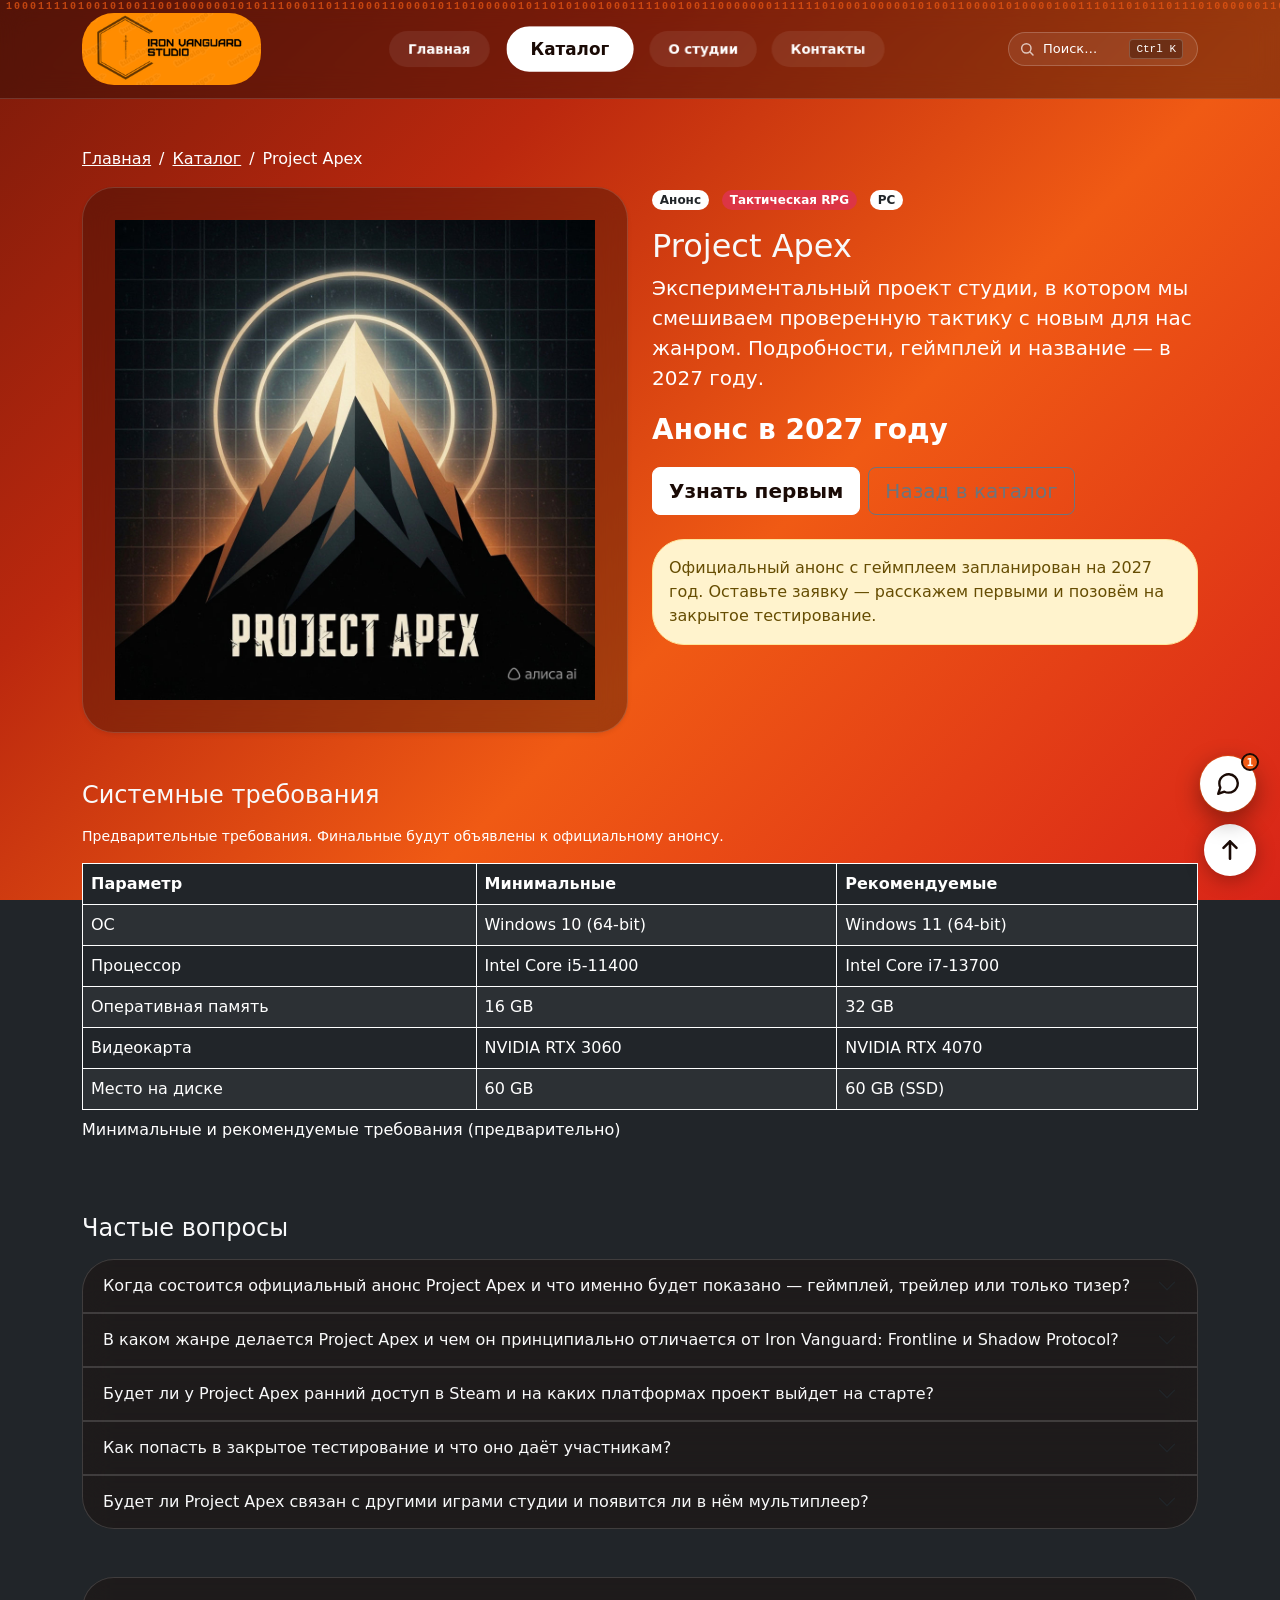
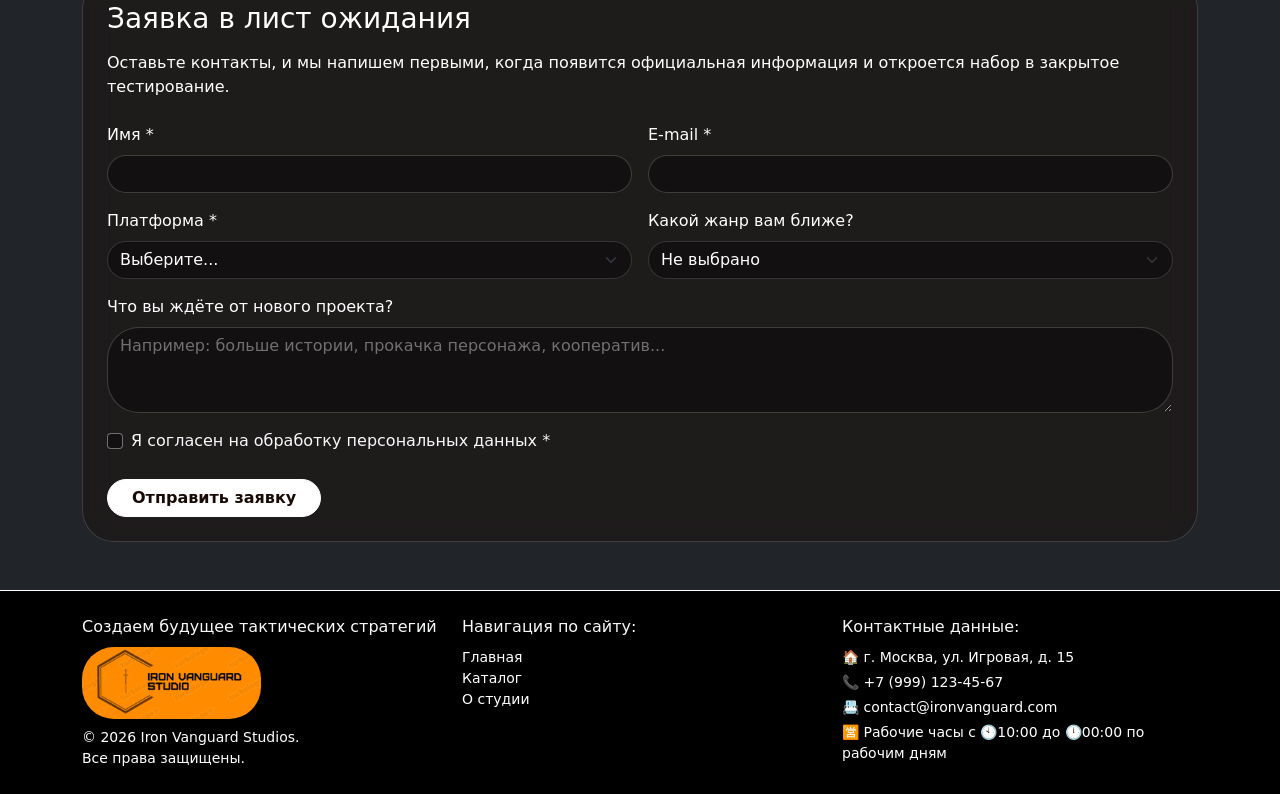
<file: product-project-apex.html>
<!DOCTYPE html>
<html lang="ru">
<head>
  <meta charset="UTF-8">
  <meta name="viewport" content="width=device-width, initial-scale=1.0">
  <meta name="description" content="Project Apex — экспериментальный проект Iron Vanguard Studios. Официальный анонс в 2027 году.">
  <title>Project Apex — Iron Vanguard Studios</title><link rel="icon" type="image/svg+xml" href="images/cursor-shield.svg">
<link rel="alternate icon" type="image/png" href="images/iron_logo.png">
<link rel="apple-touch-icon" href="images/iron_logo.png">
  <link href="https://cdn.jsdelivr.net/npm/bootstrap@5.3.8/dist/css/bootstrap.min.css" rel="stylesheet">
  <link rel="stylesheet" href="css/custom.css">
  <link rel="stylesheet" href="css/jelly-radio.css">
</head>
<body class="bg-dark text-light">
<script src="js/features.js"></script>
  <nav class="navbar navbar-expand-lg navbar-dark bg-black sticky-top border-bottom border-secondary">
    <div class="container">
      <a class="navbar-brand" href="index.html">
        <img src="images/iron_logo.png" alt="Iron Vanguard Studios" class="navbar-logo">
      </a>
      <button class="navbar-toggler" type="button" data-bs-toggle="collapse" data-bs-target="#mainNavbar" aria-controls="mainNavbar" aria-expanded="false" aria-label="Переключить навигацию">
        <span class="navbar-toggler-icon"></span>
      </button>
      <div class="collapse navbar-collapse" id="mainNavbar">
        <div class="jelly-radio mx-auto" id="mainJellyNav" role="radiogroup" aria-label="Основная навигация">
          <button type="button" role="radio" class="jelly-radio__chip" data-href="index.html" data-on="false" aria-checked="false" tabindex="-1">
            <span class="jelly-radio__skin"><span class="jelly-radio__label">Главная</span></span>
          </button>
          <button type="button" role="radio" class="jelly-radio__chip" data-href="catalog.html" data-on="false" aria-checked="false" tabindex="-1">
            <span class="jelly-radio__skin"><span class="jelly-radio__label">Каталог</span></span>
          </button>
          <button type="button" role="radio" class="jelly-radio__chip" data-href="about.html" data-on="false" aria-checked="false" tabindex="-1">
            <span class="jelly-radio__skin"><span class="jelly-radio__label">О студии</span></span>
          </button>
          <button type="button" role="radio" class="jelly-radio__chip" data-href="contacts.html" data-on="false" aria-checked="false" tabindex="-1">
            <span class="jelly-radio__skin"><span class="jelly-radio__label">Контакты</span></span>
          </button>
        </div>
      </div>
    </div>
  </nav>

  <main class="container my-5">
    <nav aria-label="breadcrumb">
      <ol class="breadcrumb">
        <li class="breadcrumb-item"><a href="index.html" class="text-primary">Главная</a></li>
        <li class="breadcrumb-item"><a href="catalog.html" class="text-primary">Каталог</a></li>
        <li class="breadcrumb-item active text-secondary" aria-current="page">Project Apex</li>
      </ol>
    </nav>

    <div class="row g-4 mb-5">
      <div class="col-12 col-lg-6">
        <div class="card bg-black border-secondary shadow-sm">
          <img src="images/project_apex_logo.jpeg" class="card-img-top placeholder-image" alt="Project Apex" style="object-fit:contain; padding:2rem;">
        </div>
      </div>
      <div class="col-12 col-lg-6">
        <div class="mb-3">
          <span class="badge bg-secondary text-dark me-2">Анонс</span>
          <span class="badge bg-danger me-2">Тактическая RPG</span>
          <span class="badge bg-secondary text-dark">PC</span>
        </div>
        <h1 class="h2">Project Apex</h1>
        <p class="lead text-secondary">Экспериментальный проект студии, в котором мы смешиваем проверенную тактику с новым для нас жанром. Подробности, геймплей и название — в 2027 году.</p>
        <p class="fs-3 fw-bold text-primary">Анонс в 2027 году</p>
        <div class="d-flex gap-2 mb-4 flex-wrap">
          <a href="order.html" class="btn btn-primary btn-lg">Узнать первым</a>
          <a href="catalog.html" class="btn btn-outline-secondary btn-lg">Назад в каталог</a>
        </div>
        <div class="alert alert-warning" role="alert">
          Официальный анонс с геймплеем запланирован на 2027 год. Оставьте заявку — расскажем первыми и позовём на закрытое тестирование.
        </div>
      </div>
    </div>

    <section class="mb-5">
      <h2 class="h4 mb-3">Системные требования</h2>
      <p class="text-secondary small mb-3">Предварительные требования. Финальные будут объявлены к официальному анонсу.</p>
      <div class="table-responsive">
        <table class="table table-dark table-striped table-bordered border-secondary align-middle">
          <caption class="text-secondary">Минимальные и рекомендуемые требования (предварительно)</caption>
          <thead>
            <tr><th>Параметр</th><th>Минимальные</th><th>Рекомендуемые</th></tr>
          </thead>
          <tbody>
            <tr><td>ОС</td><td>Windows 10 (64-bit)</td><td>Windows 11 (64-bit)</td></tr>
            <tr><td>Процессор</td><td>Intel Core i5-11400</td><td>Intel Core i7-13700</td></tr>
            <tr><td>Оперативная память</td><td>16 GB</td><td>32 GB</td></tr>
            <tr><td>Видеокарта</td><td>NVIDIA RTX 3060</td><td>NVIDIA RTX 4070</td></tr>
            <tr><td>Место на диске</td><td>60 GB</td><td>60 GB (SSD)</td></tr>
          </tbody>
        </table>
      </div>
    </section>

    <section class="mb-5">
      <h2 class="h4 mb-3">Частые вопросы</h2>
      <div class="accordion" id="faqAccordion">
        <div class="accordion-item bg-black border-secondary">
          <h3 class="accordion-header">
            <button class="accordion-button collapsed bg-dark text-light" type="button" data-bs-toggle="collapse" data-bs-target="#faq1" aria-expanded="false" aria-controls="faq1">
              Когда состоится официальный анонс Project Apex и что именно будет показано — геймплей, трейлер или только тизер?
            </button>
          </h3>
          <div id="faq1" class="accordion-collapse collapse" data-bs-parent="#faqAccordion">
            <div class="accordion-body text-secondary">
              Официальный анонс запланирован на 2027 год. Мы готовим полноценный трейлер с игровым процессом, финальное название проекта и страницу в Steam. К анонсу у игры будет сформирован вертикальный срез — то есть играбельный отрезок, а не только концепт. Всё, что мы показываем до этого момента, — сознательно ранняя и неполная информация.
            </div>
          </div>
        </div>

        <div class="accordion-item bg-black border-secondary">
          <h3 class="accordion-header">
            <button class="accordion-button collapsed bg-dark text-light" type="button" data-bs-toggle="collapse" data-bs-target="#faq2" aria-expanded="false" aria-controls="faq2">
              В каком жанре делается Project Apex и чем он принципиально отличается от Iron Vanguard: Frontline и Shadow Protocol?
            </button>
          </h3>
          <div id="faq2" class="accordion-collapse collapse" data-bs-parent="#faqAccordion">
            <div class="accordion-body text-secondary">
              Project Apex — это тактическая RPG. Мы сохраняем наш главный принцип «победа за счёт расчёта, а не скорости кликов», но уходим от управления отрядом к управлению персонажем и его развитию. Появятся прокачка, экипировка, диалоги и выборы с последствиями. Это не продолжение ни одной из наших игр и не связан с ними общей вселенной — самостоятельная новая IP.
            </div>
          </div>
        </div>

        <div class="accordion-item bg-black border-secondary">
          <h3 class="accordion-header">
            <button class="accordion-button collapsed bg-dark text-light" type="button" data-bs-toggle="collapse" data-bs-target="#faq3" aria-expanded="false" aria-controls="faq3">
              Будет ли у Project Apex ранний доступ в Steam и на каких платформах проект выйдет на старте?
            </button>
          </h3>
          <div id="faq3" class="accordion-collapse collapse" data-bs-parent="#faqAccordion">
            <div class="accordion-body text-secondary">
              На старте — только PC (Steam и Epic Games Store). Решение по Early Access примем после закрытого тестирования: если проект будет готов к публичной бете в нужном качестве, выпустим в ранний доступ. Кроссплатформенная версия для PlayStation и Xbox в планах, но точных дат нет. Все, кто оставит заявку на этой странице, получат приглашение в закрытое тестирование в первую очередь.
            </div>
          </div>
        </div>

        <div class="accordion-item bg-black border-secondary">
          <h3 class="accordion-header">
            <button class="accordion-button collapsed bg-dark text-light" type="button" data-bs-toggle="collapse" data-bs-target="#faq4" aria-expanded="false" aria-controls="faq4">
              Как попасть в закрытое тестирование и что оно даёт участникам?
            </button>
          </h3>
          <div id="faq4" class="accordion-collapse collapse" data-bs-parent="#faqAccordion">
            <div class="accordion-body text-secondary">
              Заполните форму ниже — мы сохраним вашу заявку и напишем, когда откроется набор. Участники закрытого теста получают ранний доступ к билду, скидку 25% на релиз, доступ к закрытому каналу в Discord, где команда обсуждает баланс и фичи, а также возможность напрямую повлиять на финальный дизайн.
            </div>
          </div>
        </div>

        <div class="accordion-item bg-black border-secondary">
          <h3 class="accordion-header">
            <button class="accordion-button collapsed bg-dark text-light" type="button" data-bs-toggle="collapse" data-bs-target="#faq5" aria-expanded="false" aria-controls="faq5">
              Будет ли Project Apex связан с другими играми студии и появится ли в нём мультиплеер?
            </button>
          </h3>
          <div id="faq5" class="accordion-collapse collapse" data-bs-parent="#faqAccordion">
            <div class="accordion-body text-secondary">
              Project Apex — самостоятельная вселенная, не связанная с Iron Vanguard: Frontline, Shadow Protocol, Empire of Steel или Arena of Legends. На старте проект задуман как одиночная тактическая RPG. Сетевые режимы появятся только в том случае, если это не повредит основной кампании. Об этом мы обязательно скажем отдельно.
            </div>
          </div>
        </div>
      </div>
    </section>

    <section class="p-4 border border-secondary rounded bg-black">
      <h2 class="h3 mb-3 text-primary">Заявка в лист ожидания</h2>
      <p class="text-secondary mb-4">Оставьте контакты, и мы напишем первыми, когда появится официальная информация и откроется набор в закрытое тестирование.</p>

      <div class="alert alert-success d-none" id="formSuccess" role="alert">
        Заявка успешно отправлена! Проверьте почту.
      </div>
      <div class="alert alert-danger d-none" id="formError" role="alert">
        Пожалуйста, заполните все обязательные поля.
      </div>

      <form id="betaForm" novalidate>
        <div class="row g-3">
          <div class="col-12 col-md-6">
            <label for="name" class="form-label">Имя *</label>
            <input type="text" class="form-control" id="name" name="name" required>
            <div class="invalid-feedback">Введите имя.</div>
          </div>
          <div class="col-12 col-md-6">
            <label for="email" class="form-label">E-mail *</label>
            <input type="email" class="form-control" id="email" name="email" required>
            <div class="invalid-feedback">Введите корректный e-mail.</div>
          </div>
          <div class="col-12 col-md-6">
            <label for="platform" class="form-label">Платформа *</label>
            <select class="form-select" id="platform" name="platform" required>
              <option value="">Выберите...</option>
              <option value="steam">PC (Steam)</option>
              <option value="epic">PC (Epic Games)</option>
            </select>
            <div class="invalid-feedback">Выберите платформу.</div>
          </div>
          <div class="col-12 col-md-6">
            <label for="genre" class="form-label">Какой жанр вам ближе?</label>
            <select class="form-select" id="genre" name="genre">
              <option value="">Не выбрано</option>
              <option value="tactical-rpg">Тактическая RPG</option>
              <option value="rts">RTS</option>
              <option value="turn-based">Пошаговая тактика</option>
              <option value="grand-strategy">Глобальная стратегия</option>
              <option value="roguelike">Roguelike</option>
            </select>
          </div>
          <div class="col-12">
            <label for="expectations" class="form-label">Что вы ждёте от нового проекта?</label>
            <textarea class="form-control" id="expectations" name="expectations" rows="3" placeholder="Например: больше истории, прокачка персонажа, кооператив..."></textarea>
          </div>
          <div class="col-12">
            <div class="form-check">
              <input class="form-check-input" type="checkbox" id="consent" name="consent" required>
              <label class="form-check-label" for="consent">Я согласен на обработку персональных данных *</label>
              <div class="invalid-feedback">Обязательное поле.</div>
            </div>
          </div>
          <div class="col-12 mt-4">
            <button class="btn btn-primary px-4" type="submit">Отправить заявку</button>
          </div>
        </div>
      </form>
    </section>
  </main>

  <footer class="bg-black py-4 border-top border-secondary">
    <div class="container">
      <div class="row align-items-start g-4">
        <div class="col-12 col-md-4 text-center text-md-start">
          <a class="navbar-brand d-inline-block" href="index.html">
            <p class="mb-2 text"> Создаем будущее тактических стратегий</p>
            <img src="images/iron_logo.png" alt="Iron Vanguard Studios" class="mb-2 navbar-logo">
            <p class="mb-0 text-secondary small">&copy; 2026 Iron Vanguard Studios.<br>Все права защищены.</p>
          </a>
        </div>
        <div class="col-12 col-md-4">
          <p class="mb-2 text">Навигация по сайту:</p>
          <ul class="list-unstyled mb-0 small">
            <li><a href="index.html" class="text-secondary text-decoration-none">Главная</a></li>
            <li><a href="catalog.html" class="text-secondary text-decoration-none">Каталог</a></li>
            <li><a href="about.html" class="text-secondary text-decoration-none">О студии</a></li>
          </ul>
        </div>
        <div class="col-12 col-md-4">
          <p class="mb-2 text">Контактные данные:</p>
          <p class="mb-1 text-secondary small">🏠 г. Москва, ул. Игровая, д. 15</p>
          <p class="mb-1 text-secondary small">📞 +7 (999) 123-45-67</p>
          <p class="mb-1 text-secondary small">📇 contact@ironvanguard.com</p>
          <p class="mb-0 text-secondary small">🈺 Рабочие часы с 🕙10:00 до 🕛00:00 по рабочим дням</p>
        </div>
      </div>
    </div>
  </footer>

  <div class="scroll-shield d-none" id="navbarShield" aria-hidden="true">
    <svg viewBox="0 0 32 40" xmlns="http://www.w3.org/2000/svg" fill="currentColor" fill-rule="evenodd">
      <path d="M16 2 L28 6 L28 20 Q28 33 16 38 Q4 33 4 20 L4 6 Z M15 10 L17 10 L17 18 L24 18 L24 20 L17 20 L17 30 L15 30 L15 20 L8 20 L8 18 L15 18 Z"/>
    </svg>
  </div>

  <button id="scrollTopBtn" class="btn rounded-circle position-fixed bottom-0 end-0 m-4 d-none scroll-top-btn" style="width: 52px; height: 52px;" aria-label="Наверх">
    <svg viewBox="0 0 24 24" xmlns="http://www.w3.org/2000/svg" fill="none" stroke="currentColor" stroke-width="2.4" stroke-linecap="round" stroke-linejoin="round">
      <path d="M12 20V4M6 10l6-6 6 6"/>
    </svg>
  </button>

  <script src="https://cdn.jsdelivr.net/npm/bootstrap@5.3.8/dist/js/bootstrap.bundle.min.js"></script>
  <script src="js/jelly-radio.js"></script>
  <script src="js/main.js"></script>
</body>
</html>
</file>
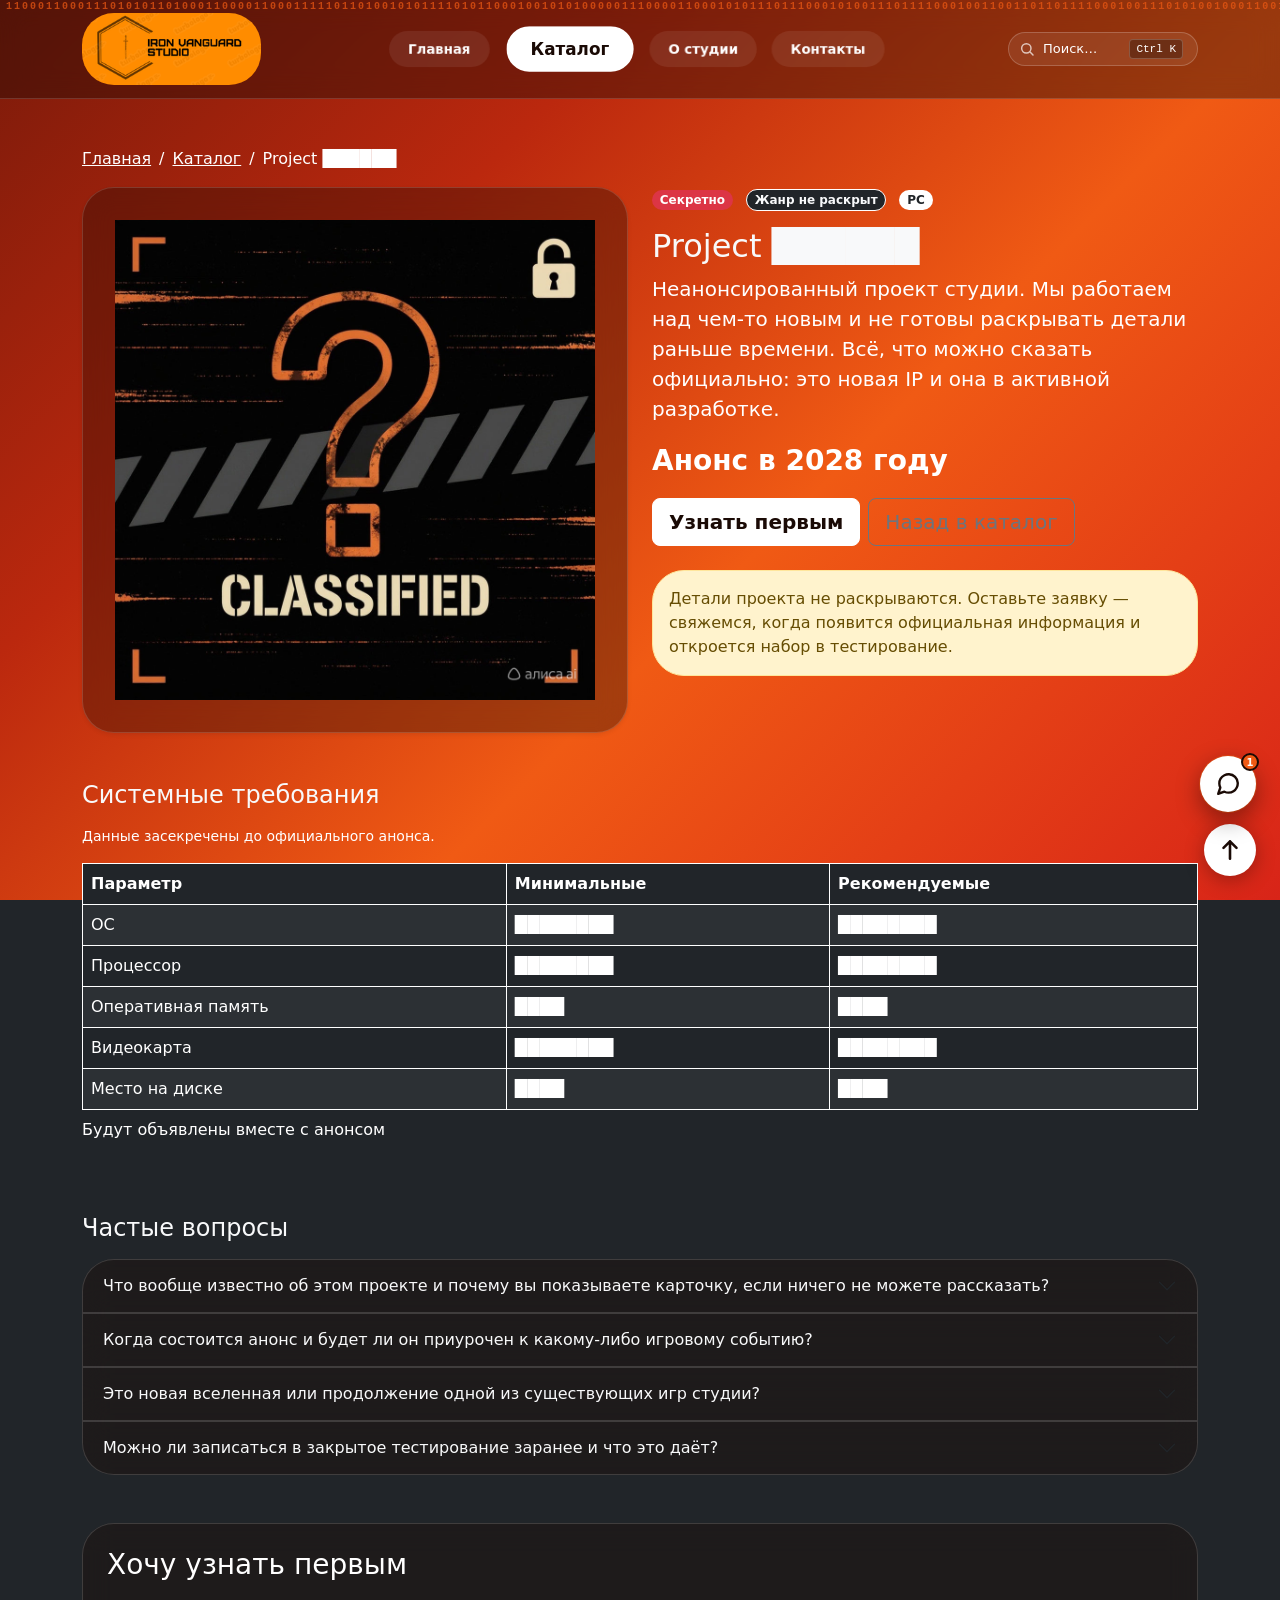
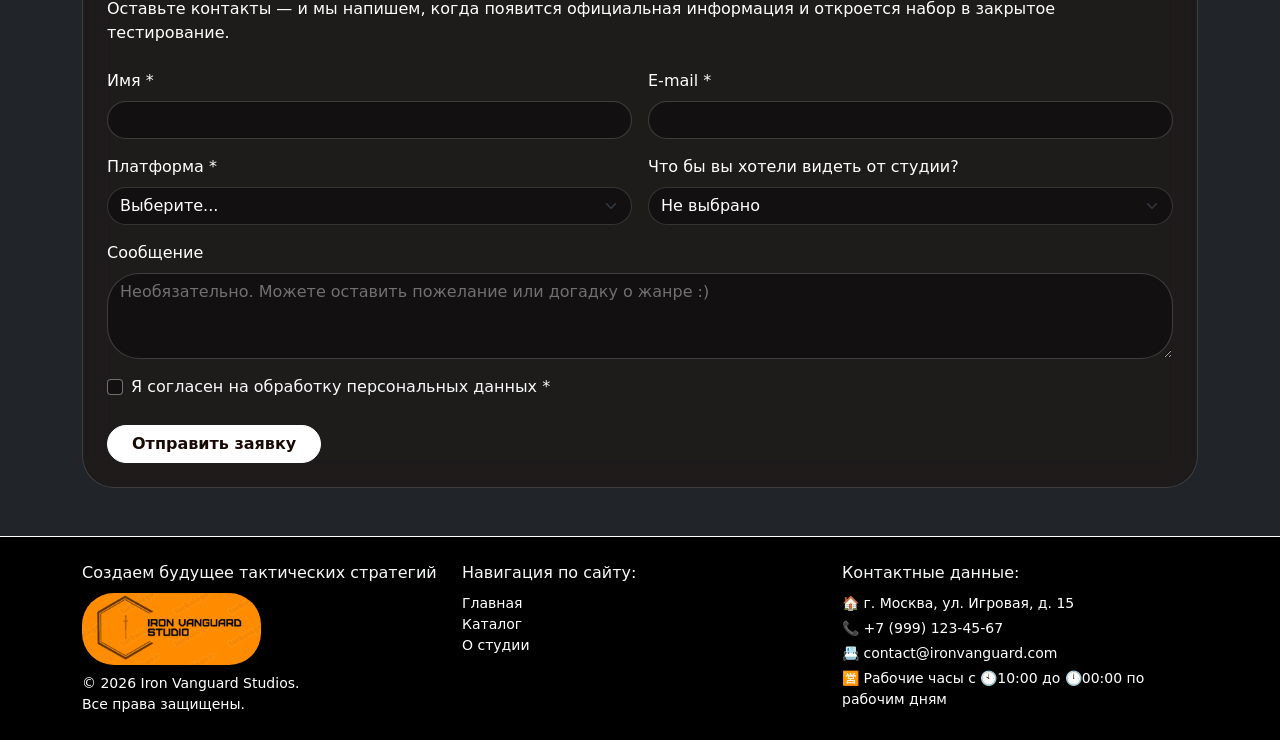
<file: product-unannounced.html>
<!DOCTYPE html>
<html lang="ru">
<head>
  <meta charset="UTF-8">
  <meta name="viewport" content="width=device-width, initial-scale=1.0">
  <meta name="description" content="Неанонсированный проект Iron Vanguard Studios. Все данные засекречены до 2028 года.">
  <title>Project ██████ — Iron Vanguard Studios</title>
  <link rel="icon" type="image/svg+xml" href="images/cursor-shield.svg">
<link rel="alternate icon" type="image/png" href="images/iron_logo.png">
<link rel="apple-touch-icon" href="images/iron_logo.png">
  <link href="https://cdn.jsdelivr.net/npm/bootstrap@5.3.8/dist/css/bootstrap.min.css" rel="stylesheet">
  <link rel="stylesheet" href="css/custom.css">
  <link rel="stylesheet" href="css/jelly-radio.css">
</head>
<body class="bg-dark text-light">
<script src="js/features.js"></script>
  <nav class="navbar navbar-expand-lg navbar-dark bg-black sticky-top border-bottom border-secondary">
    <div class="container">
      <a class="navbar-brand" href="index.html">
        <img src="images/iron_logo.png" alt="Iron Vanguard Studios" class="navbar-logo">
      </a>
      <button class="navbar-toggler" type="button" data-bs-toggle="collapse" data-bs-target="#mainNavbar" aria-controls="mainNavbar" aria-expanded="false" aria-label="Переключить навигацию">
        <span class="navbar-toggler-icon"></span>
      </button>
      <div class="collapse navbar-collapse" id="mainNavbar">
        <div class="jelly-radio mx-auto" id="mainJellyNav" role="radiogroup" aria-label="Основная навигация">
          <button type="button" role="radio" class="jelly-radio__chip" data-href="index.html" data-on="false" aria-checked="false" tabindex="-1">
            <span class="jelly-radio__skin"><span class="jelly-radio__label">Главная</span></span>
          </button>
          <button type="button" role="radio" class="jelly-radio__chip" data-href="catalog.html" data-on="false" aria-checked="false" tabindex="-1">
            <span class="jelly-radio__skin"><span class="jelly-radio__label">Каталог</span></span>
          </button>
          <button type="button" role="radio" class="jelly-radio__chip" data-href="about.html" data-on="false" aria-checked="false" tabindex="-1">
            <span class="jelly-radio__skin"><span class="jelly-radio__label">О студии</span></span>
          </button>
          <button type="button" role="radio" class="jelly-radio__chip" data-href="contacts.html" data-on="false" aria-checked="false" tabindex="-1">
            <span class="jelly-radio__skin"><span class="jelly-radio__label">Контакты</span></span>
          </button>
        </div>
      </div>
    </div>
  </nav>

  <main class="container my-5">
    <nav aria-label="breadcrumb">
      <ol class="breadcrumb">
        <li class="breadcrumb-item"><a href="index.html" class="text-primary">Главная</a></li>
        <li class="breadcrumb-item"><a href="catalog.html" class="text-primary">Каталог</a></li>
        <li class="breadcrumb-item active text-secondary" aria-current="page">Project ██████</li>
      </ol>
    </nav>

    <div class="row g-4 mb-5">
      <div class="col-12 col-lg-6">
        <div class="card bg-black border-secondary shadow-sm">
          <img src="images/project_secret_logo.jpeg" class="card-img-top placeholder-image" alt="Неанонсированный проект" style="object-fit:contain; padding:2rem;">
        </div>
      </div>
      <div class="col-12 col-lg-6">
        <div class="mb-3">
          <span class="badge bg-danger me-2">Секретно</span>
          <span class="badge bg-dark text-light border border-secondary me-2">Жанр не раскрыт</span>
          <span class="badge bg-secondary text-dark">PC</span>
        </div>
        <h1 class="h2">Project ██████</h1>
        <p class="lead text-secondary">Неанонсированный проект студии. Мы работаем над чем-то новым и не готовы раскрывать детали раньше времени. Всё, что можно сказать официально: это новая IP и она в активной разработке.</p>
        <p class="fs-3 fw-bold text-primary">Анонс в 2028 году</p>
        <div class="d-flex gap-2 mb-4 flex-wrap">
          <a href="order.html" class="btn btn-primary btn-lg">Узнать первым</a>
          <a href="catalog.html" class="btn btn-outline-secondary btn-lg">Назад в каталог</a>
        </div>
        <div class="alert alert-warning" role="alert">
          Детали проекта не раскрываются. Оставьте заявку — свяжемся, когда появится официальная информация и откроется набор в тестирование.
        </div>
      </div>
    </div>

    <section class="mb-5">
      <h2 class="h4 mb-3">Системные требования</h2>
      <p class="text-secondary small mb-3">Данные засекречены до официального анонса.</p>
      <div class="table-responsive">
        <table class="table table-dark table-striped table-bordered border-secondary align-middle">
          <caption class="text-secondary">Будут объявлены вместе с анонсом</caption>
          <thead>
            <tr><th>Параметр</th><th>Минимальные</th><th>Рекомендуемые</th></tr>
          </thead>
          <tbody>
            <tr><td>ОС</td><td>████████</td><td>████████</td></tr>
            <tr><td>Процессор</td><td>████████</td><td>████████</td></tr>
            <tr><td>Оперативная память</td><td>████</td><td>████</td></tr>
            <tr><td>Видеокарта</td><td>████████</td><td>████████</td></tr>
            <tr><td>Место на диске</td><td>████</td><td>████</td></tr>
          </tbody>
        </table>
      </div>
    </section>

    <section class="mb-5">
      <h2 class="h4 mb-3">Частые вопросы</h2>
      <div class="accordion" id="faqAccordion">
        <div class="accordion-item bg-black border-secondary">
          <h3 class="accordion-header">
            <button class="accordion-button collapsed bg-dark text-light" type="button" data-bs-toggle="collapse" data-bs-target="#faq1" aria-expanded="false" aria-controls="faq1">
              Что вообще известно об этом проекте и почему вы показываете карточку, если ничего не можете рассказать?
            </button>
          </h3>
          <div id="faq1" class="accordion-collapse collapse" data-bs-parent="#faqAccordion">
            <div class="accordion-body text-secondary">
              Официально известно только то, что проект существует и находится в активной разработке. Мы не раскрываем ни жанр, ни название, ни сеттинг, ни платформы — так задумано. Карточка нужна, чтобы вы могли оставить заявку в лист ожидания и узнать об анонсе первыми. Никакой конкретики не появится здесь раньше официального анонса.
            </div>
          </div>
        </div>

        <div class="accordion-item bg-black border-secondary">
          <h3 class="accordion-header">
            <button class="accordion-button collapsed bg-dark text-light" type="button" data-bs-toggle="collapse" data-bs-target="#faq2" aria-expanded="false" aria-controls="faq2">
              Когда состоится анонс и будет ли он приурочен к какому-либо игровому событию?
            </button>
          </h3>
          <div id="faq2" class="accordion-collapse collapse" data-bs-parent="#faqAccordion">
            <div class="accordion-body text-secondary">
              Официальный анонс запланирован на 2028 год. Формат — тизер-трейлер и страница проекта в Steam. Мы не привязываем анонс к крупным событиям индустрии: считаем, что лучше показать игру, когда она будет к этому готова, а не подгонять под календарь выставок. Всех, кто оставил заявку, предупредим заранее, чтобы вы ничего не пропустили.
            </div>
          </div>
        </div>

        <div class="accordion-item bg-black border-secondary">
          <h3 class="accordion-header">
            <button class="accordion-button collapsed bg-dark text-light" type="button" data-bs-toggle="collapse" data-bs-target="#faq3" aria-expanded="false" aria-controls="faq3">
              Это новая вселенная или продолжение одной из существующих игр студии?
            </button>
          </h3>
          <div id="faq3" class="accordion-collapse collapse" data-bs-parent="#faqAccordion">
            <div class="accordion-body text-secondary">
              Это новая самостоятельная вселенная, не связанная с Iron Vanguard: Frontline, Shadow Protocol, Empire of Steel, Arena of Legends или Project Apex. На старте проект развивается как отдельная IP. Никаких кроссоверов и отсылок к существующим сериям не планируется.
            </div>
          </div>
        </div>

        <div class="accordion-item bg-black border-secondary">
          <h3 class="accordion-header">
            <button class="accordion-button collapsed bg-dark text-light" type="button" data-bs-toggle="collapse" data-bs-target="#faq4" aria-expanded="false" aria-controls="faq4">
              Можно ли записаться в закрытое тестирование заранее и что это даёт?
            </button>
          </h3>
          <div id="faq4" class="accordion-collapse collapse" data-bs-parent="#faqAccordion">
            <div class="accordion-body text-secondary">
              Да, заявку можно оставить уже сейчас — форма ниже. Набор в закрытое тестирование откроется после официального анонса, а все, кто оставил заявку заранее, получат приглашение в первую очередь. Участники теста получат ранний доступ, скидку 25% на релиз и доступ к закрытому каналу в Discord, где мы обсуждаем дизайн и баланс.
            </div>
          </div>
        </div>
      </div>
    </section>

    <section class="p-4 border border-secondary rounded bg-black">
      <h2 class="h3 mb-3 text-primary">Хочу узнать первым</h2>
      <p class="text-secondary mb-4">Оставьте контакты — и мы напишем, когда появится официальная информация и откроется набор в закрытое тестирование.</p>

      <div class="alert alert-success d-none" id="formSuccess" role="alert">
        Заявка успешно отправлена! Проверьте почту.
      </div>
      <div class="alert alert-danger d-none" id="formError" role="alert">
        Пожалуйста, заполните все обязательные поля.
      </div>

      <form id="betaForm" novalidate>
        <div class="row g-3">
          <div class="col-12 col-md-6">
            <label for="name" class="form-label">Имя *</label>
            <input type="text" class="form-control" id="name" name="name" required>
            <div class="invalid-feedback">Введите имя.</div>
          </div>
          <div class="col-12 col-md-6">
            <label for="email" class="form-label">E-mail *</label>
            <input type="email" class="form-control" id="email" name="email" required>
            <div class="invalid-feedback">Введите корректный e-mail.</div>
          </div>
          <div class="col-12 col-md-6">
            <label for="platform" class="form-label">Платформа *</label>
            <select class="form-select" id="platform" name="platform" required>
              <option value="">Выберите...</option>
              <option value="steam">PC (Steam)</option>
              <option value="epic">PC (Epic Games)</option>
            </select>
            <div class="invalid-feedback">Выберите платформу.</div>
          </div>
          <div class="col-12 col-md-6">
            <label for="wishlist" class="form-label">Что бы вы хотели видеть от студии?</label>
            <select class="form-select" id="wishlist" name="wishlist">
              <option value="">Не выбрано</option>
              <option value="new-ip">Полностью новая IP</option>
              <option value="coop">Кооперативная кампания</option>
              <option value="sp">Одиночное прохождение</option>
              <option value="pvp">PvP-режим</option>
              <option value="mods">Поддержка модов</option>
            </select>
          </div>
          <div class="col-12">
            <label for="message" class="form-label">Сообщение</label>
            <textarea class="form-control" id="message" name="message" rows="3" placeholder="Необязательно. Можете оставить пожелание или догадку о жанре :)"></textarea>
          </div>
          <div class="col-12">
            <div class="form-check">
              <input class="form-check-input" type="checkbox" id="consent" name="consent" required>
              <label class="form-check-label" for="consent">Я согласен на обработку персональных данных *</label>
              <div class="invalid-feedback">Обязательное поле.</div>
            </div>
          </div>
          <div class="col-12 mt-4">
            <button class="btn btn-primary px-4" type="submit">Отправить заявку</button>
          </div>
        </div>
      </form>
    </section>
  </main>

  <footer class="bg-black py-4 border-top border-secondary">
    <div class="container">
      <div class="row align-items-start g-4">
        <div class="col-12 col-md-4 text-center text-md-start">
          <a class="navbar-brand d-inline-block" href="index.html">
            <p class="mb-2 text"> Создаем будущее тактических стратегий</p>
            <img src="images/iron_logo.png" alt="Iron Vanguard Studios" class="mb-2 navbar-logo">
            <p class="mb-0 text-secondary small">&copy; 2026 Iron Vanguard Studios.<br>Все права защищены.</p>
          </a>
        </div>
        <div class="col-12 col-md-4">
          <p class="mb-2 text">Навигация по сайту:</p>
          <ul class="list-unstyled mb-0 small">
            <li><a href="index.html" class="text-secondary text-decoration-none">Главная</a></li>
            <li><a href="catalog.html" class="text-secondary text-decoration-none">Каталог</a></li>
            <li><a href="about.html" class="text-secondary text-decoration-none">О студии</a></li>
          </ul>
        </div>
        <div class="col-12 col-md-4">
          <p class="mb-2 text">Контактные данные:</p>
          <p class="mb-1 text-secondary small">🏠 г. Москва, ул. Игровая, д. 15</p>
          <p class="mb-1 text-secondary small">📞 +7 (999) 123-45-67</p>
          <p class="mb-1 text-secondary small">📇 contact@ironvanguard.com</p>
          <p class="mb-0 text-secondary small">🈺 Рабочие часы с 🕙10:00 до 🕛00:00 по рабочим дням</p>
        </div>
      </div>
    </div>
  </footer>

  <div class="scroll-shield d-none" id="navbarShield" aria-hidden="true">
    <svg viewBox="0 0 32 40" xmlns="http://www.w3.org/2000/svg" fill="currentColor" fill-rule="evenodd">
      <path d="M16 2 L28 6 L28 20 Q28 33 16 38 Q4 33 4 20 L4 6 Z M15 10 L17 10 L17 18 L24 18 L24 20 L17 20 L17 30 L15 30 L15 20 L8 20 L8 18 L15 18 Z"/>
    </svg>
  </div>

  <button id="scrollTopBtn" class="btn rounded-circle position-fixed bottom-0 end-0 m-4 d-none scroll-top-btn" style="width: 52px; height: 52px;" aria-label="Наверх">
    <svg viewBox="0 0 24 24" xmlns="http://www.w3.org/2000/svg" fill="none" stroke="currentColor" stroke-width="2.4" stroke-linecap="round" stroke-linejoin="round">
      <path d="M12 20V4M6 10l6-6 6 6"/>
    </svg>
  </button>

  <script src="https://cdn.jsdelivr.net/npm/bootstrap@5.3.8/dist/js/bootstrap.bundle.min.js"></script>
  <script src="js/jelly-radio.js"></script>
  <script src="js/main.js"></script>
</body>
</html>
</file>
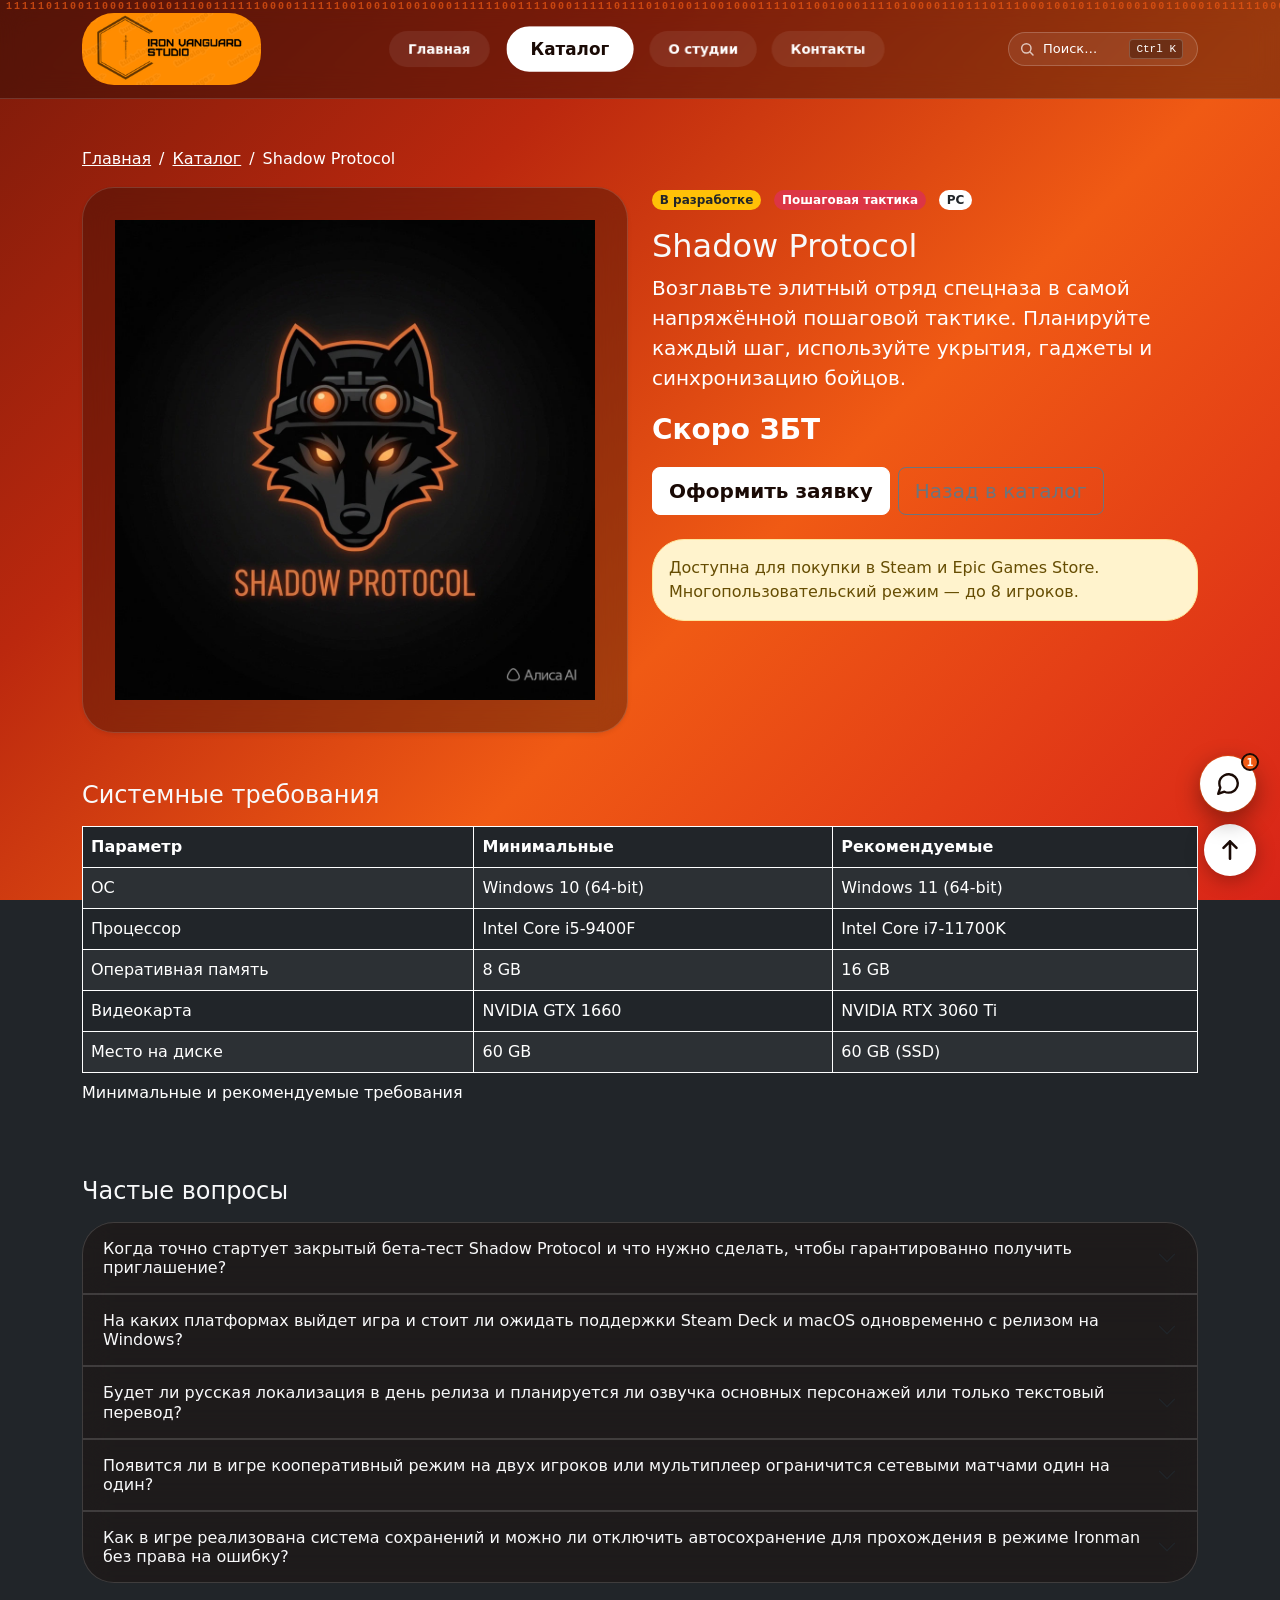
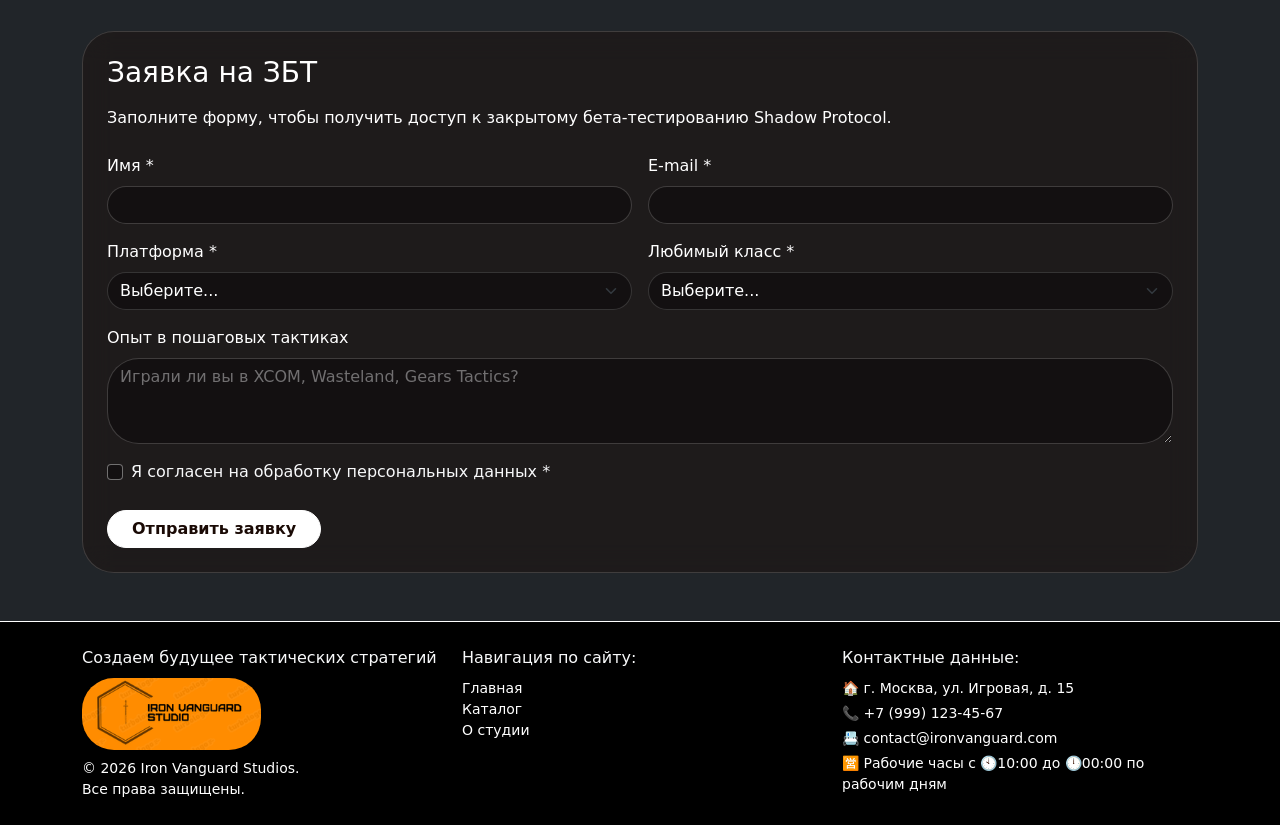
<file: product.html>
<!DOCTYPE html>
<html lang="ru">
<head>
  <meta charset="UTF-8">
  <meta name="viewport" content="width=device-width, initial-scale=1.0">
  <meta name="description" content="Shadow Protocol — пошаговая тактика про элитный отряд спецназа.">
  <title>Shadow Protocol — Iron Vanguard Studios</title>
  <link rel="icon" type="image/svg+xml" href="images/cursor-shield.svg">
<link rel="alternate icon" type="image/png" href="images/iron_logo.png">
<link rel="apple-touch-icon" href="images/iron_logo.png">
  <link href="https://cdn.jsdelivr.net/npm/bootstrap@5.3.8/dist/css/bootstrap.min.css" rel="stylesheet">
  <link rel="stylesheet" href="css/custom.css">
  <link rel="stylesheet" href="css/jelly-radio.css">
</head>
<body class="bg-dark text-light">
<script src="js/features.js"></script>
  <nav class="navbar navbar-expand-lg navbar-dark bg-black sticky-top border-bottom border-secondary">
    <div class="container">
      <a class="navbar-brand" href="index.html">
        <img src="images/iron_logo.png" alt="Iron Vanguard Studios" class="navbar-logo">
      </a>
      <button class="navbar-toggler" type="button" data-bs-toggle="collapse" data-bs-target="#mainNavbar" aria-controls="mainNavbar" aria-expanded="false" aria-label="Переключить навигацию">
        <span class="navbar-toggler-icon"></span>
      </button>
      <div class="collapse navbar-collapse" id="mainNavbar">
        <div class="jelly-radio mx-auto" id="mainJellyNav" role="radiogroup" aria-label="Основная навигация">
          <button type="button" role="radio" class="jelly-radio__chip" data-href="index.html" data-on="false" aria-checked="false" tabindex="-1">
            <span class="jelly-radio__skin"><span class="jelly-radio__label">Главная</span></span>
          </button>
          <button type="button" role="radio" class="jelly-radio__chip" data-href="catalog.html" data-on="false" aria-checked="false" tabindex="-1">
            <span class="jelly-radio__skin"><span class="jelly-radio__label">Каталог</span></span>
          </button>
          <button type="button" role="radio" class="jelly-radio__chip" data-href="about.html" data-on="false" aria-checked="false" tabindex="-1">
            <span class="jelly-radio__skin"><span class="jelly-radio__label">О студии</span></span>
          </button>
          <button type="button" role="radio" class="jelly-radio__chip" data-href="contacts.html" data-on="false" aria-checked="false" tabindex="-1">
            <span class="jelly-radio__skin"><span class="jelly-radio__label">Контакты</span></span>
          </button>
        </div>
      </div>
    </div>
  </nav>

  <main class="container my-5">
    <nav aria-label="breadcrumb">
      <ol class="breadcrumb">
        <li class="breadcrumb-item"><a href="index.html" class="text-primary">Главная</a></li>
        <li class="breadcrumb-item"><a href="catalog.html" class="text-primary">Каталог</a></li>
        <li class="breadcrumb-item active text-secondary" aria-current="page">Shadow Protocol</li>
      </ol>
    </nav>

    <div class="row g-4 mb-5">
      <div class="col-12 col-lg-6">
        <div class="card bg-black border-secondary shadow-sm">
          <img src="images/shadow_protocol_logo.jpeg" class="card-img-top placeholder-image" alt="Shadow Protocol" style="object-fit:contain; padding:2rem;">
        </div>
      </div>
      <div class="col-12 col-lg-6">
        <div class="mb-3">
          <span class="badge bg-warning text-dark me-2">В разработке</span>
          <span class="badge bg-danger me-2">Пошаговая тактика</span>
          <span class="badge bg-secondary text-dark">PC</span>
        </div>
        <h1 class="h2">Shadow Protocol</h1>
        <p class="lead text-secondary">Возглавьте элитный отряд спецназа в самой напряжённой пошаговой тактике. Планируйте каждый шаг, используйте укрытия, гаджеты и синхронизацию бойцов.</p>
        <p class="fs-3 fw-bold text-primary">Скоро ЗБТ</p>
        <div class="d-flex gap-2 mb-4 flex-wrap">
          <a href="order.html" class="btn btn-primary btn-lg">Оформить заявку</a>
          <a href="catalog.html" class="btn btn-outline-secondary btn-lg">Назад в каталог</a>
        </div>
        <div class="alert alert-warning" role="alert">
          Доступна для покупки в Steam и Epic Games Store. Многопользовательский режим — до 8 игроков.
        </div>
      </div>
    </div>

    <section class="mb-5">
      <h2 class="h4 mb-3">Системные требования</h2>
      <div class="table-responsive">
        <table class="table table-dark table-striped table-bordered border-secondary align-middle">
          <caption class="text-secondary">Минимальные и рекомендуемые требования</caption>
          <thead>
            <tr><th>Параметр</th><th>Минимальные</th><th>Рекомендуемые</th></tr>
          </thead>
          <tbody>
            <tr><td>ОС</td><td>Windows 10 (64-bit)</td><td>Windows 11 (64-bit)</td></tr>
            <tr><td>Процессор</td><td>Intel Core i5-9400F</td><td>Intel Core i7-11700K</td></tr>
            <tr><td>Оперативная память</td><td>8 GB</td><td>16 GB</td></tr>
            <tr><td>Видеокарта</td><td>NVIDIA GTX 1660</td><td>NVIDIA RTX 3060 Ti</td></tr>
            <tr><td>Место на диске</td><td>60 GB</td><td>60 GB (SSD)</td></tr>
          </tbody>
        </table>
      </div>
    </section>

    <section class="mb-5">
      <h2 class="h4 mb-3">Частые вопросы</h2>
      <div class="accordion" id="faqAccordion">
  <div class="accordion-item bg-black border-secondary">
    <h3 class="accordion-header">
      <button class="accordion-button collapsed bg-dark text-light" type="button" data-bs-toggle="collapse" data-bs-target="#faq1" aria-expanded="false" aria-controls="faq1">
        Когда точно стартует закрытый бета-тест Shadow Protocol и что нужно сделать, чтобы гарантированно получить приглашение?
      </button>
    </h3>
    <div id="faq1" class="accordion-collapse collapse" data-bs-parent="#faqAccordion">
      <div class="accordion-body text-secondary">
        Первая волна ЗБТ стартует в конце 2025 года. Гарантированного способа попасть нет, но приоритет отдаём владельцам Iron Vanguard: Frontline и активным участникам Discord студии. Заполните форму ниже — приглашение придёт на указанный email в течение 1–3 недель после открытия набора. Все участники получат скидку 25% на релиз и доступ к закрытому каналу с разработчиками.
      </div>
    </div>
  </div>

  <div class="accordion-item bg-black border-secondary">
    <h3 class="accordion-header">
      <button class="accordion-button collapsed bg-dark text-light" type="button" data-bs-toggle="collapse" data-bs-target="#faq2" aria-expanded="false" aria-controls="faq2">
        На каких платформах выйдет игра и стоит ли ожидать поддержки Steam Deck и macOS одновременно с релизом на Windows?
      </button>
    </h3>
    <div id="faq2" class="accordion-collapse collapse" data-bs-parent="#faqAccordion">
      <div class="accordion-body text-secondary">
        На старте игра выйдет только на Windows (Steam и Epic Games Store). Steam Deck получит официальную верификацию в течение 2–3 месяцев после релиза — интерфейс уже адаптирован под контроллер. Версия для macOS находится в планах на 2026 год, но точных дат нет: приоритет — стабильность ПК-версии и портирование на консоли.
      </div>
    </div>
  </div>

  <div class="accordion-item bg-black border-secondary">
    <h3 class="accordion-header">
      <button class="accordion-button collapsed bg-dark text-light" type="button" data-bs-toggle="collapse" data-bs-target="#faq3" aria-expanded="false" aria-controls="faq3">
        Будет ли русская локализация в день релиза и планируется ли озвучка основных персонажей или только текстовый перевод?
      </button>
    </h3>
    <div id="faq3" class="accordion-collapse collapse" data-bs-parent="#faqAccordion">
      <div class="accordion-body text-secondary">
        Да, русская локализация появится в день релиза — как текстовый перевод интерфейса, диалогов и субтитров. Полная озвучка на русском не планируется: бюджет студии направлен на качество игрового процесса, а не на дубляж. Озвучка будет на английском, с русскими субтитрами. Дополнительные языки (немецкий, французский, испанский) — после релиза по мере запросов сообщества.
      </div>
    </div>
  </div>

  <div class="accordion-item bg-black border-secondary">
    <h3 class="accordion-header">
      <button class="accordion-button collapsed bg-dark text-light" type="button" data-bs-toggle="collapse" data-bs-target="#faq4" aria-expanded="false" aria-controls="faq4">
        Появится ли в игре кооперативный режим на двух игроков или мультиплеер ограничится сетевыми матчами один на один?
      </button>
    </h3>
    <div id="faq4" class="accordion-collapse collapse" data-bs-parent="#faqAccordion">
      <div class="accordion-body text-secondary">
        На релизе будет сетевая игра один на один и рейтинговые матчи. Кооперативная кампания на двух игроков запланирована как бесплатное обновление в течение полугода после релиза — над ней работает отдельная команда. В кооперативе каждый игрок управляет своим отрядом из 3 бойцов, а миссии адаптируются под количество участников.
      </div>
    </div>
  </div>

  <div class="accordion-item bg-black border-secondary">
    <h3 class="accordion-header">
      <button class="accordion-button collapsed bg-dark text-light" type="button" data-bs-toggle="collapse" data-bs-target="#faq5" aria-expanded="false" aria-controls="faq5">
        Как в игре реализована система сохранений и можно ли отключить автосохранение для прохождения в режиме Ironman без права на ошибку?
      </button>
    </h3>
    <div id="faq5" class="accordion-collapse collapse" data-bs-parent="#faqAccordion">
      <div class="accordion-body text-secondary">
        По умолчанию работает автосохранение на каждой миссии и ручные слоты — до 5 слотов на кампанию. В режиме Ironman автосохранение и ручные слоты отключаются: сохраняется только точка выхода из игры, при гибели отряда прогресс миссии теряется. Режим включается при старте кампании и не может быть отключён — это сделано, чтобы избежать «сохранений перед каждым выстрелом».
      </div>
    </div>
  </div>
</div>
    </section>

    <section class="p-4 border border-secondary rounded bg-black">
      <h2 class="h3 mb-3 text-primary">Заявка на ЗБТ</h2>
      <p class="text-secondary mb-4">Заполните форму, чтобы получить доступ к закрытому бета-тестированию Shadow Protocol.</p>

      <div class="alert alert-success d-none" id="formSuccess" role="alert">
        Заявка успешно отправлена! Проверьте почту.
      </div>
      <div class="alert alert-danger d-none" id="formError" role="alert">
        Пожалуйста, заполните все обязательные поля.
      </div>

      <form id="betaForm" novalidate>
        <div class="row g-3">
          <div class="col-12 col-md-6">
            <label for="name" class="form-label">Имя *</label>
            <input type="text" class="form-control" id="name" name="name" required>
            <div class="invalid-feedback">Введите имя.</div>
          </div>
          <div class="col-12 col-md-6">
            <label for="email" class="form-label">E-mail *</label>
            <input type="email" class="form-control" id="email" name="email" required>
            <div class="invalid-feedback">Введите корректный e-mail.</div>
          </div>
          <div class="col-12 col-md-6">
            <label for="platform" class="form-label">Платформа *</label>
            <select class="form-select" id="platform" name="platform" required>
              <option value="">Выберите...</option>
              <option value="steam">PC (Steam)</option>
              <option value="epic">PC (Epic Games)</option>
            </select>
            <div class="invalid-feedback">Выберите платформу.</div>
          </div>
          <div class="col-12 col-md-6">
            <label for="class" class="form-label">Любимый класс *</label>
            <select class="form-select" id="class" name="class" required>
              <option value="">Выберите...</option>
              <option value="sniper">Снайпер</option>
              <option value="assault">Штурмовик</option>
              <option value="scout">Разведчик</option>
              <option value="medic">Медик</option>
            </select>
            <div class="invalid-feedback">Выберите класс.</div>
          </div>
          <div class="col-12">
            <label for="experience" class="form-label">Опыт в пошаговых тактиках</label>
            <textarea class="form-control" id="experience" name="experience" rows="3" placeholder="Играли ли вы в XCOM, Wasteland, Gears Tactics?"></textarea>
          </div>
          <div class="col-12">
            <div class="form-check">
              <input class="form-check-input" type="checkbox" id="consent" name="consent" required>
              <label class="form-check-label" for="consent">Я согласен на обработку персональных данных *</label>
              <div class="invalid-feedback">Обязательное поле.</div>
            </div>
          </div>
          <div class="col-12 mt-4">
            <button class="btn btn-primary px-4" type="submit">Отправить заявку</button>
          </div>
        </div>
      </form>
    </section>
  </main>

  <footer class="bg-black py-4 border-top border-secondary">
    <div class="container">
      <div class="row align-items-start g-4">
        <div class="col-12 col-md-4 text-center text-md-start">
          <a class="navbar-brand d-inline-block" href="index.html">
            <p class="mb-2 text"> Создаем будущее тактических стратегий</p>
            <img src="images/iron_logo.png" alt="Iron Vanguard Studios" class="mb-2 navbar-logo">
            <p class="mb-0 text-secondary small">&copy; 2026 Iron Vanguard Studios.<br>Все права защищены.</p>
          </a>
        </div>
        <div class="col-12 col-md-4">
          <p class="mb-2 text">Навигация по сайту:</p>
          <ul class="list-unstyled mb-0 small">
            <li><a href="index.html" class="text-secondary text-decoration-none">Главная</a></li>
            <li><a href="catalog.html" class="text-secondary text-decoration-none">Каталог</a></li>
            <li><a href="about.html" class="text-secondary text-decoration-none">О студии</a></li>
          </ul>
        </div>
        <div class="col-12 col-md-4">
          <p class="mb-2 text">Контактные данные:</p>
          <p class="mb-1 text-secondary small">🏠 г. Москва, ул. Игровая, д. 15</p>
          <p class="mb-1 text-secondary small">📞 +7 (999) 123-45-67</p>
          <p class="mb-1 text-secondary small">📇 contact@ironvanguard.com</p>
          <p class="mb-0 text-secondary small">🈺 Рабочие часы с 🕙10:00 до 🕛00:00 по рабочим дням</p>
        </div>
      </div>
    </div>
  </footer>

  <div class="scroll-shield d-none" id="navbarShield" aria-hidden="true">
    <svg viewBox="0 0 32 40" xmlns="http://www.w3.org/2000/svg" fill="currentColor" fill-rule="evenodd">
      <path d="M16 2 L28 6 L28 20 Q28 33 16 38 Q4 33 4 20 L4 6 Z M15 10 L17 10 L17 18 L24 18 L24 20 L17 20 L17 30 L15 30 L15 20 L8 20 L8 18 L15 18 Z"/>
    </svg>
  </div>

  <button id="scrollTopBtn" class="btn rounded-circle position-fixed bottom-0 end-0 m-4 d-none scroll-top-btn" style="width: 52px; height: 52px;" aria-label="Наверх">
    <svg viewBox="0 0 24 24" xmlns="http://www.w3.org/2000/svg" fill="none" stroke="currentColor" stroke-width="2.4" stroke-linecap="round" stroke-linejoin="round">
      <path d="M12 20V4M6 10l6-6 6 6"/>
    </svg>
  </button>

  <script src="https://cdn.jsdelivr.net/npm/bootstrap@5.3.8/dist/js/bootstrap.bundle.min.js"></script>
  <script src="js/jelly-radio.js"></script>
  <script src="js/main.js"></script>
</body>
</html>
</file>
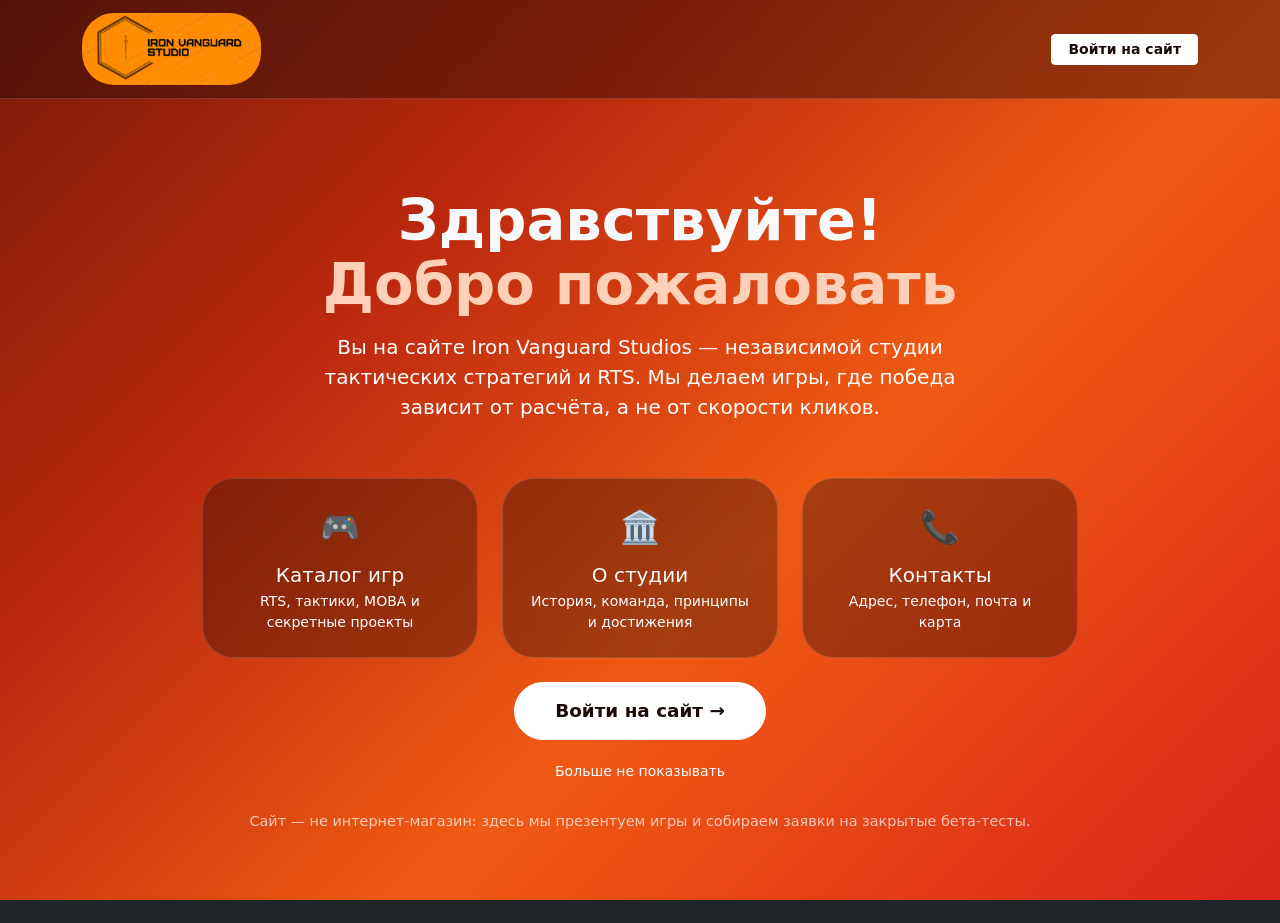
<file: welcome.html>
<!DOCTYPE html>
<html lang="ru">
<head>
  <meta charset="UTF-8">
  <meta name="viewport" content="width=device-width, initial-scale=1.0">
  <meta name="description" content="Добро пожаловать на сайт Iron Vanguard Studios — независимой студии тактических стратегий.">
  <title>Добро пожаловать — Iron Vanguard Studios</title>
  <link href="https://cdn.jsdelivr.net/npm/bootstrap@5.3.8/dist/css/bootstrap.min.css" rel="stylesheet">
  <link rel="stylesheet" href="css/custom.css">
  <link rel="stylesheet" href="css/jelly-radio.css">
  <style>
    .welcome-hero {
      min-height: calc(100vh - 76px);
      display: flex; align-items: center;
      padding: 3rem 0;
    }
    .welcome-title {
      font-size: clamp(2rem, 5vw, 3.6rem);
      font-weight: 800;
      line-height: 1.1;
      margin-bottom: 1rem;
    }
    .welcome-title span { color: #ffd0b8; }
    .welcome-lead {
      font-size: clamp(1rem, 1.6vw, 1.25rem);
      max-width: 640px;
      margin: 0 auto 2rem;
    }
    .welcome-card {
      transition: transform .25s, box-shadow .25s, border-color .25s;
      text-decoration: none; color: inherit;
      display: block;
    }
    .welcome-card:hover {
      transform: translateY(-4px);
      border-color: rgba(240,90,20,.6) !important;
      box-shadow: 0 12px 30px rgba(240,90,20,.25);
    }
    .welcome-card__icon {
      font-size: 2rem;
      margin-bottom: .75rem;
    }
    .welcome-enter {
      font-size: 1.15rem;
      padding: .9rem 2.5rem;
      font-weight: 600;
    }
    .welcome-opt {
      margin-top: 1.25rem;
      font-size: .9rem;
      color: rgba(255,255,255,.7);
    }
  </style>
</head>
<body class="bg-dark text-light">

  <nav class="navbar navbar-expand-lg navbar-dark bg-black sticky-top border-bottom border-secondary">
    <div class="container">
      <a class="navbar-brand" href="welcome.html">
        <img src="images/iron_logo.png" alt="Iron Vanguard Studios" class="navbar-logo">
      </a>
      <a href="index.html" class="btn btn-primary btn-sm px-3" data-enter>Войти на сайт</a>
    </div>
  </nav>

  <main class="welcome-hero">
    <div class="container text-center">

      <h1 class="welcome-title mb-3">
        Здравствуйте!<br>
        <span>Добро пожаловать</span>
      </h1>

      <p class="lead text-secondary welcome-lead">
        Вы на сайте <strong>Iron Vanguard Studios</strong> — независимой студии
        тактических стратегий и RTS. Мы делаем игры, где победа зависит
        от расчёта, а не от скорости кликов.
      </p>

      <div class="row g-3 g-md-4 justify-content-center mb-4" style="max-width: 900px; margin: 0 auto;">

        <div class="col-12 col-md-4">
          <a class="welcome-card p-4 border border-secondary rounded bg-black h-100" href="index.html" data-enter>
            <div class="welcome-card__icon">🎮</div>
            <h2 class="h5 mb-1">Каталог игр</h2>
            <p class="text-secondary small mb-0">RTS, тактики, MOBA и секретные проекты</p>
          </a>
        </div>

        <div class="col-12 col-md-4">
          <a class="welcome-card p-4 border border-secondary rounded bg-black h-100" href="about.html" data-enter>
            <div class="welcome-card__icon">🏛️</div>
            <h2 class="h5 mb-1">О студии</h2>
            <p class="text-secondary small mb-0">История, команда, принципы и достижения</p>
          </a>
        </div>

        <div class="col-12 col-md-4">
          <a class="welcome-card p-4 border border-secondary rounded bg-black h-100" href="contacts.html" data-enter>
            <div class="welcome-card__icon">📞</div>
            <h2 class="h5 mb-1">Контакты</h2>
            <p class="text-secondary small mb-0">Адрес, телефон, почта и карта</p>
          </a>
        </div>

      </div>

      <div class="d-flex flex-column align-items-center gap-3">
        <a href="index.html" class="btn btn-primary welcome-enter" data-enter>
          Войти на сайт →
        </a>
        <button type="button" class="btn btn-link text-secondary btn-sm text-decoration-none" data-skip>
          Больше не показывать
        </button>
      </div>

      <p class="welcome-opt mt-4 mb-0">
        Сайт — не интернет-магазин: здесь мы презентуем игры и собираем заявки на закрытые бета-тесты.
      </p>

    </div>
  </main>

  <script src="https://cdn.jsdelivr.net/npm/bootstrap@5.3.8/dist/js/bootstrap.bundle.min.js"></script>
  <script>
    // Клик по любой ссылке/кнопке с data-enter или data-skip ставит флаг
    document.querySelectorAll('[data-enter], [data-skip]').forEach(function (el) {
      el.addEventListener('click', function () {
        try { localStorage.setItem('iron_welcomed', '1'); } catch (e) {}
      });
    });
  </script>
</body>
</html>
</file>
<file: css/custom.css>
:root {
  --bs-border-radius: 2rem;
  --bs-secondary-rgb: 255, 255, 255;
  --bs-secondary-color-rgb: 255, 255, 255;
  --bs-secondary-color: #ffffff;

  --color-white: #ffffff;
  --color-ink: #1a0a05;
  --color-accent: #f05a14;
  --color-accent-dark: #bb280e;
  --color-accent-deep: #7a1a0a;
}

/* --- Текст --- */
.text-primary,
.text-secondary,
.text-body-secondary,
.text-muted {
  color: #ffffff !important;
}

/* --- Фон --- */
body {
  min-height: 100vh;
  background: linear-gradient(135deg, #7a1a0a 0%, #bb280e 30%, #f05a14 60%, #d82418 100%);
  background-attachment: fixed;
  animation: pageFadeIn 0.3s ease-in;
}

@keyframes pageFadeIn {
  from { opacity: 0; }
  to   { opacity: 1; }
}

/* --- Hero --- */
.hero {
  background: linear-gradient(135deg, rgba(122, 26, 10, 0.55) 0%, rgba(240, 90, 20, 0.45) 100%);
  min-height: 30vh;
}

/* --- Навбар --- */
.navbar.sticky-top {
  background-color: rgba(26, 10, 5, 0.4) !important;
  backdrop-filter: blur(14px);
  -webkit-backdrop-filter: blur(14px);
  border-bottom: 1px solid rgba(255, 255, 255, 0.15) !important;
}

/* --- Стекло: карточки, фильтры, аккордеон --- */
.card,
.bg-black:not(nav):not(footer),
.catalog-filters,
.accordion-item {
  background-color: rgba(26, 10, 5, 0.35) !important;
  backdrop-filter: blur(14px);
  -webkit-backdrop-filter: blur(14px);
  border: 1px solid rgba(255, 255, 255, 0.15) !important;
}

.card-header,
.card-body,
.card-footer {
  background-color: transparent !important;
}

.accordion-button,
.accordion-button.bg-dark {
  background-color: transparent !important;
}

/* --- Модалка --- */
.modal-content,
.modal-content.bg-dark {
  background-color: rgba(26, 10, 5, 0.6) !important;
  backdrop-filter: blur(18px);
  -webkit-backdrop-filter: blur(18px);
  border: 1px solid rgba(255, 255, 255, 0.2) !important;
}

/* ===============================================
   Кнопки
   =============================================== */
.btn-primary {
  --bs-btn-bg: var(--color-white);
  --bs-btn-border-color: var(--color-white);
  --bs-btn-color: var(--color-ink);
  --bs-btn-hover-bg: var(--color-accent-dark);
  --bs-btn-hover-border-color: var(--color-accent-dark);
  --bs-btn-hover-color: var(--color-white);
  --bs-btn-active-bg: var(--color-accent-deep);
  --bs-btn-active-border-color: var(--color-accent-deep);
  --bs-btn-active-color: var(--color-white);
  --bs-btn-disabled-bg: var(--color-white);
  --bs-btn-disabled-border-color: var(--color-white);
  --bs-btn-disabled-color: var(--color-ink);
  font-weight: 600;
}

.btn-outline-primary {
  --bs-btn-color: var(--color-white);
  --bs-btn-border-color: var(--color-white);
  --bs-btn-hover-bg: var(--color-white);
  --bs-btn-hover-border-color: var(--color-white);
  --bs-btn-hover-color: var(--color-ink);
  --bs-btn-active-bg: var(--color-accent-dark);
  --bs-btn-active-border-color: var(--color-accent-dark);
  --bs-btn-active-color: var(--color-white);
}

.btn-outline-light {
  --bs-btn-color: var(--color-white);
  --bs-btn-border-color: var(--color-white);
  --bs-btn-hover-bg: var(--color-white);
  --bs-btn-hover-border-color: var(--color-white);
  --bs-btn-hover-color: var(--color-ink);
}

/* --- Логотип --- */
.navbar-logo {
  height: 72px;
  width: auto;
  object-fit: contain;
  border-radius: 2rem;
}

/* ===============================================
   Поля формы
   =============================================== */
.form-control,
.form-select {
  background-color: rgba(0, 0, 0, 0.35) !important;
  border: 1px solid rgba(255, 255, 255, 0.15) !important;
  color: #ffffff !important;
  transition: background-color 0.2s ease, border-color 0.2s ease, box-shadow 0.2s ease;
}

.form-control:hover,
.form-select:hover {
  background-color: rgba(0, 0, 0, 0.45) !important;
  border-color: rgba(255, 255, 255, 0.3) !important;
}

.form-control:focus,
.form-select:focus {
  background-color: rgba(0, 0, 0, 0.5) !important;
  border-color: #f05a14 !important;
  color: #ffffff !important;
  box-shadow: 0 0 0 3px rgba(240, 90, 20, 0.25) !important;
}

.form-control::placeholder {
  color: rgba(255, 255, 255, 0.4) !important;
  opacity: 1;
}

.form-select option {
  background-color: #1a0a05;
  color: #ffffff;
}

.input-group-text {
  background-color: rgba(240, 90, 20, 0.15) !important;
  border: 1px solid rgba(255, 255, 255, 0.15) !important;
  color: #ffffff !important;
}

.form-check-input {
  background-color: rgba(0, 0, 0, 0.35);
  border: 1px solid rgba(255, 255, 255, 0.4);
}

.form-check-input:hover {
  border-color: rgba(255, 255, 255, 0.6);
}

.form-check-input:checked {
  background-color: #f05a14;
  border-color: #f05a14;
}

.form-check-input:focus {
  border-color: #f05a14;
  box-shadow: 0 0 0 3px rgba(240, 90, 20, 0.25);
}

.form-label {
  color: #ffffff;
  font-weight: 500;
}

.invalid-feedback {
  color: #ff9a8a;
}

.was-validated .form-control:invalid,
.was-validated .form-select:invalid {
  border-color: #ff6b4a !important;
}

.was-validated .form-control:valid,
.was-validated .form-select:valid {
  border-color: rgba(255, 255, 255, 0.3) !important;
}

/* ===============================================
   Карточки
   =============================================== */
.card {
  transition: transform 0.3s ease, box-shadow 0.3s ease, border-color 0.3s ease;
  animation: cardFadeIn 0.5s ease-out backwards;
}

.card:nth-child(1) { animation-delay: 0.05s; }
.card:nth-child(2) { animation-delay: 0.1s; }
.card:nth-child(3) { animation-delay: 0.15s; }
.card:nth-child(4) { animation-delay: 0.2s; }

@keyframes cardFadeIn {
  from { opacity: 0; transform: translateY(20px); }
  to   { opacity: 1; transform: translateY(0); }
}

.card:hover {
  transform: translateY(-6px) scale(1.02);
  box-shadow:
    0 0 0 1px rgba(240, 90, 20, 0.5),
    0 12px 30px rgba(240, 90, 20, 0.3),
    0 0 40px rgba(240, 90, 20, 0.15);
  border-color: rgba(240, 90, 20, 0.6) !important;
}

.card .card-img-top {
  border-top-left-radius: inherit;
  border-top-right-radius: inherit;
}

/* --- Навигация: hover --- */
.nav-link {
  transition: color 0.2s ease, transform 0.2s ease;
}
.nav-link:hover {
  transform: translateY(-1px);
}

a, .btn {
  transition: color 0.2s ease, background-color 0.2s ease, border-color 0.2s ease, transform 0.2s ease;
}

/* ===============================================
   Каталог: sticky-фильтр
   =============================================== */
.catalog-filters {
  position: sticky;
  top: 100px;
}
@media (max-width: 991px) {
  .catalog-filters { position: static; }
}

.product-card-item.is-hidden {
  display: none !important;
}

/* --- Щит рядом с кнопкой «Наверх» --- */
.scroll-shield {
  position: fixed;
  bottom: 28px;
  right: 84px;
  width: 40px;
  height: 40px;
  color: #00d9ff;
  filter:
    drop-shadow(0 0 6px rgba(0, 217, 255, 0.9))
    drop-shadow(0 2px 6px rgba(0, 0, 0, 0.6));
  pointer-events: none;
  z-index: 1040;
  transition: transform 0.2s ease;
}

.scroll-shield svg {
  width: 100%;
  height: 100%;
  display: block;
}

@keyframes shieldHit {
  0%   {
    transform: scale(1) rotate(0);
    color: #00d9ff;
    filter: drop-shadow(0 0 6px rgba(0, 217, 255, 0.9)) drop-shadow(0 2px 6px rgba(0, 0, 0, 0.6));
  }
  20%  {
    transform: scale(1.45) rotate(-12deg);
    color: #ffffff;
    filter: drop-shadow(0 0 24px rgba(255, 255, 255, 1)) drop-shadow(0 2px 10px rgba(0, 0, 0, 0.7));
  }
  50%  {
    transform: scale(1.2) rotate(9deg);
    color: #ffffff;
    filter: drop-shadow(0 0 24px rgba(255, 255, 255, 1)) drop-shadow(0 2px 10px rgba(0, 0, 0, 0.7));
  }
  80%  {
    transform: scale(1.05) rotate(-3deg);
    color: #00d9ff;
    filter: drop-shadow(0 0 14px rgba(0, 217, 255, 0.95)) drop-shadow(0 2px 6px rgba(0, 0, 0, 0.6));
  }
  100% {
    transform: scale(1) rotate(0);
    color: #00d9ff;
    filter: drop-shadow(0 0 6px rgba(0, 217, 255, 0.9)) drop-shadow(0 2px 6px rgba(0, 0, 0, 0.6));
  }
}

.scroll-shield.shield-hit {
  animation: shieldHit 0.7s ease-out;
}

/* ===============================================
   Кнопка «Наверх» — стрела
   =============================================== */
.scroll-top-btn {
  display: flex !important;
  align-items: center;
  justify-content: center;
  background-color: var(--color-white) !important;
  color: var(--color-ink) !important;
  border: none !important;
  box-shadow: 0 4px 20px rgba(0, 0, 0, 0.3);
  transition: transform 0.2s ease, box-shadow 0.2s ease;
  z-index: 1050;
}

.scroll-top-btn:hover {
  transform: translateY(-3px);
  box-shadow: 0 8px 25px rgba(240, 90, 20, 0.4);
}

.scroll-top-btn svg {
  width: 26px;
  height: 26px;
  transition: transform 0.2s ease;
}

@keyframes arrowShoot {
  0%   { transform: translateX(0)    rotate(0);    opacity: 1; }
  40%  { transform: translateX(-40px) rotate(-90deg); opacity: 0.8; }
  70%  { transform: translateX(-60px) rotate(-90deg); opacity: 0; }
  71%  { transform: translateX(20px)  rotate(0);    opacity: 0; }
  100% { transform: translateX(0)    rotate(0);    opacity: 1; }
}

.scroll-top-btn.arrow-shoot svg {
  animation: arrowShoot 0.8s ease-in-out;
}

/* --- Sticky footer --- */
body {
  display: flex;
  flex-direction: column;
  min-height: 100vh;
}
main { flex: 1; }

/* --- Достижения: счётчик --- */
.achievement-number {
  font-variant-numeric: tabular-nums;
  color: #ffd0b8 !important;
  line-height: 1;
}

/* --- Главная: 3 экрана --- */
.screen-section {
  display: flex;
  align-items: center;
  min-height: 70vh;
  padding: 4rem 0;
}
@media (max-width: 991.98px) {
  .screen-section { min-height: auto; padding: 2rem 0; }
}

/* --- Обёртка для SVG-иллюстраций --- */
.art-svg {
  display: block;
  width: 100%;
  height: auto;
  border-radius: 1rem;
  box-shadow: 0 20px 40px rgba(0, 0, 0, 0.3);
}

/* --- Карточка с SVG-обложкой --- */
.card-img-svg {
  overflow: hidden;
  aspect-ratio: 4 / 3;
  border-top-left-radius: calc(var(--bs-border-radius) - 2px);
  border-top-right-radius: calc(var(--bs-border-radius) - 2px);
}
.card-img-svg svg {
  display: block;
  width: 100%;
  height: 100%;
}

/* --- Full-bleed секция --- */
.full-bleed {
  width: 100vw;
  margin-left: calc(50% - 50vw);
  margin-right: calc(50% - 50vw);
  padding-left: 1rem;
  padding-right: 1rem;
}

/* Убираем горизонтальный скролл от 100vw */
body {
  overflow-x: hidden;
}

/* Чуть больше воздуха внутри секции, чтобы карточки не прилипали к краю */
.full-bleed .row {
  padding: 0 1rem;
}
</file>
<file: css/jelly-radio.css>
/* ===============================================================
   JellyRadio — «желейные» чипы (vanilla JS порт из React Bits)
   =============================================================== */
.jelly-radio {
  --jr-chip: #27272a;
  --jr-active: #f5f5f5;
  --jr-text: #f5f5f5;
  --jr-active-text: #18181b;
  --jr-gap: 8px;
  --jr-radius: 18px;
  --jr-h: 36px;
  --jr-font: 13px;
  --jr-px: 16px;
  --jr-pad-x: 16px;
  --jr-pad-y: 6px;
  --jr-ease-out: cubic-bezier(0.34, 1.56, 0.64, 1);

  display: inline-flex;
  flex-wrap: wrap;
  align-items: center;
  justify-content: center;
  gap: var(--jr-gap);
  padding: var(--jr-pad-y) var(--jr-pad-x);
  user-select: none;
  -webkit-user-select: none;
  -webkit-touch-callout: none;
}

.jelly-radio[data-disabled] {
  opacity: 0.5;
  pointer-events: none;
}

.jelly-radio__chip {
  position: relative;
  margin: 0;
  padding: 0;
  border: 0;
  background: none;
  color: inherit;
  font: inherit;
  cursor: pointer;
  outline: none;
  transform-origin: 50% 50%;
  touch-action: manipulation;
  -webkit-tap-highlight-color: transparent;
  transition: transform 480ms var(--jr-ease-out);
  will-change: transform;
}

.jelly-radio__chip[data-on='true'] {
  cursor: default;
}

.jelly-radio:not([data-disabled]) .jelly-radio__chip:disabled {
  cursor: default;
  opacity: 0.4;
}

.jelly-radio__skin {
  position: relative;
  display: inline-flex;
  align-items: center;
  justify-content: center;
  gap: 0.4em;
  height: var(--jr-h);
  padding: 0 var(--jr-px);
  border-radius: var(--jr-radius);
  overflow: hidden;
  background: var(--jr-chip);
  color: var(--jr-text);
  font-size: var(--jr-font);
  font-weight: 600;
  line-height: 1;
  white-space: nowrap;
  transition: background-color 200ms ease, color 200ms ease;
}

.jelly-radio__skin::before {
  content: '';
  position: absolute;
  inset: 0;
  background: var(--jr-text);
  opacity: 0;
  pointer-events: none;
  transition: opacity 160ms ease;
}

@media (hover: hover) and (pointer: fine) {
  .jelly-radio__chip[data-on='false']:not(:disabled):hover .jelly-radio__skin::before {
    opacity: 0.11;
  }
}

.jelly-radio__chip:active .jelly-radio__skin {
  transform: scale(0.97);
}

.jelly-radio__chip[data-on='true'] .jelly-radio__skin {
  background: var(--jr-active);
  color: var(--jr-active-text);
}

.jelly-radio__chip:focus-visible .jelly-radio__skin {
  outline: 2px solid var(--jr-active);
  outline-offset: 2px;
}

.jelly-radio__label { display: inline-block; }

@media (prefers-reduced-motion: reduce) {
  .jelly-radio__chip { transition: none; }
  .jelly-radio__chip:active .jelly-radio__skin { transform: none; }
}

/* --- Адаптация под тему навбара --- */
.navbar .jelly-radio {
  --jr-chip: rgba(255, 255, 255, 0.08);
  --jr-active: #ffffff;
  --jr-text: #ffffff;
  --jr-active-text: #1a0a05;
  --jr-h: 38px;
  --jr-font: 14px;
  --jr-px: 20px;
  --jr-radius: 19px;
}
</file>
